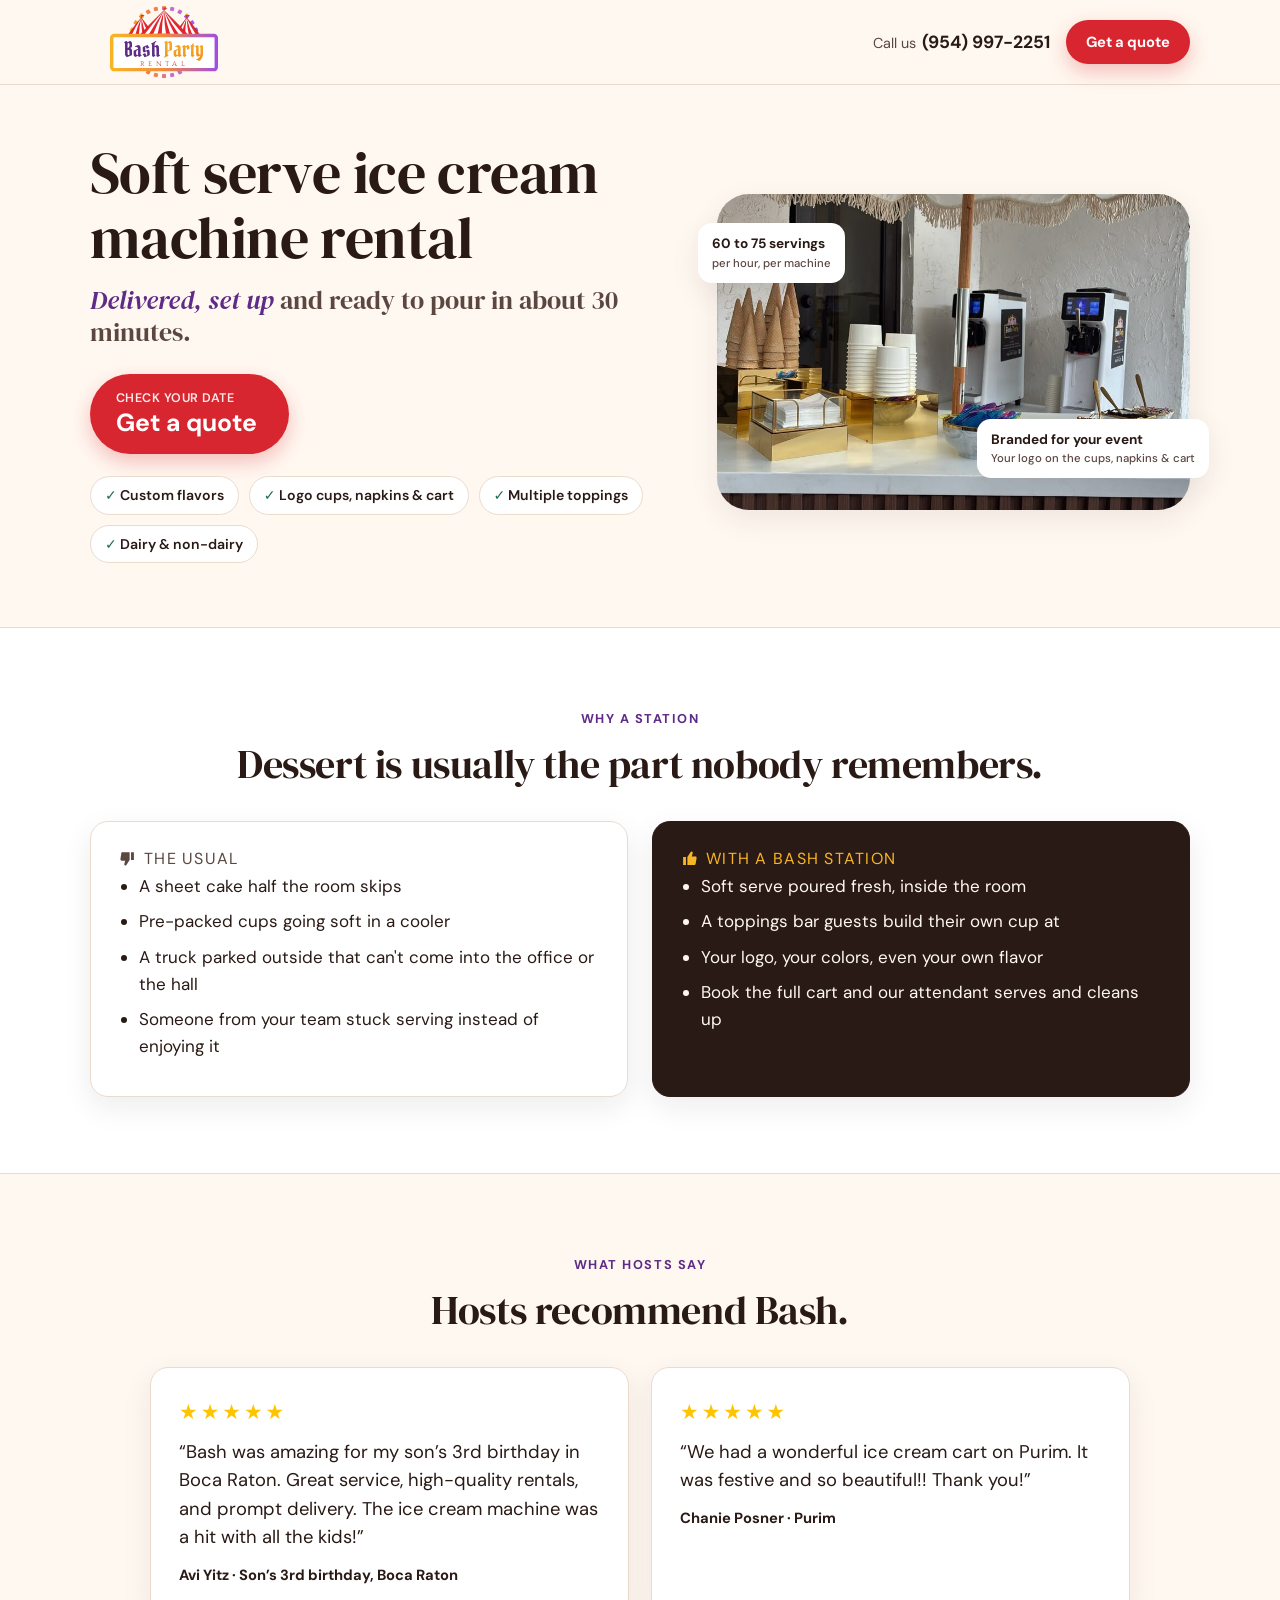
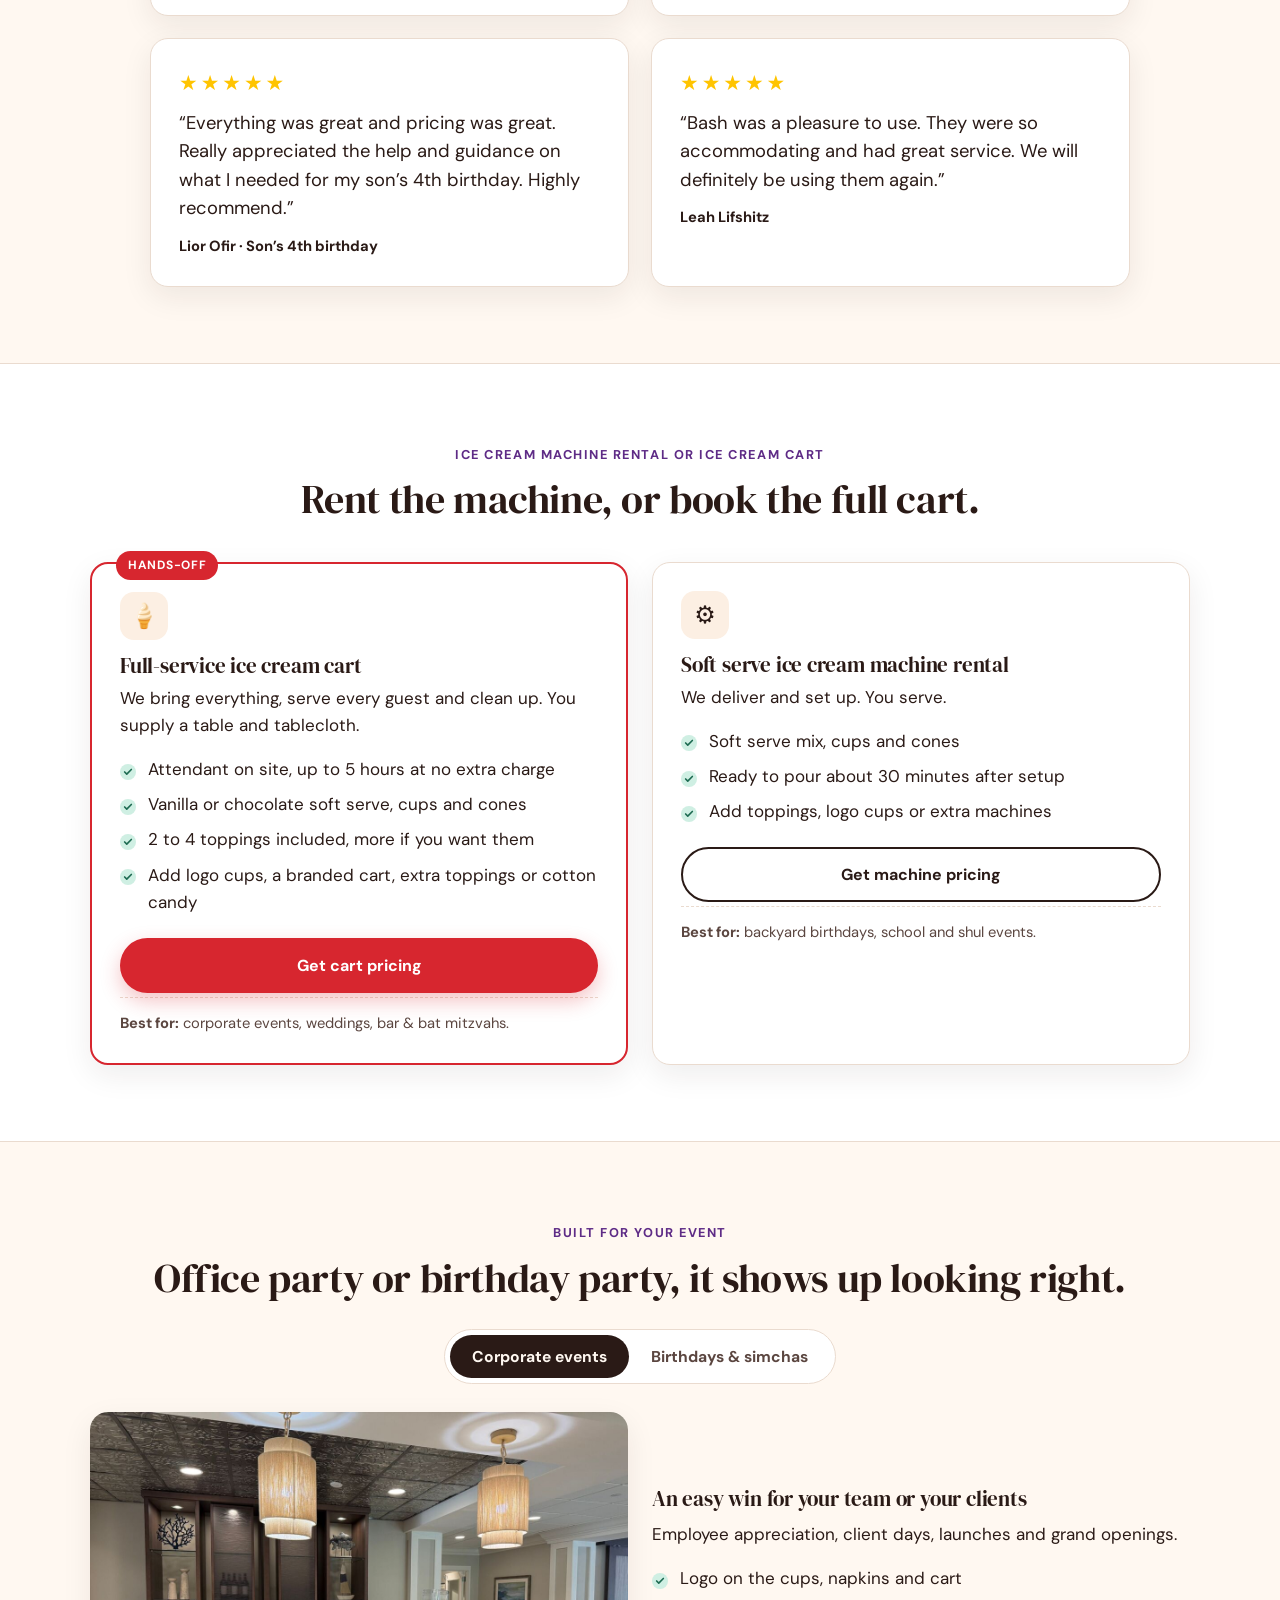
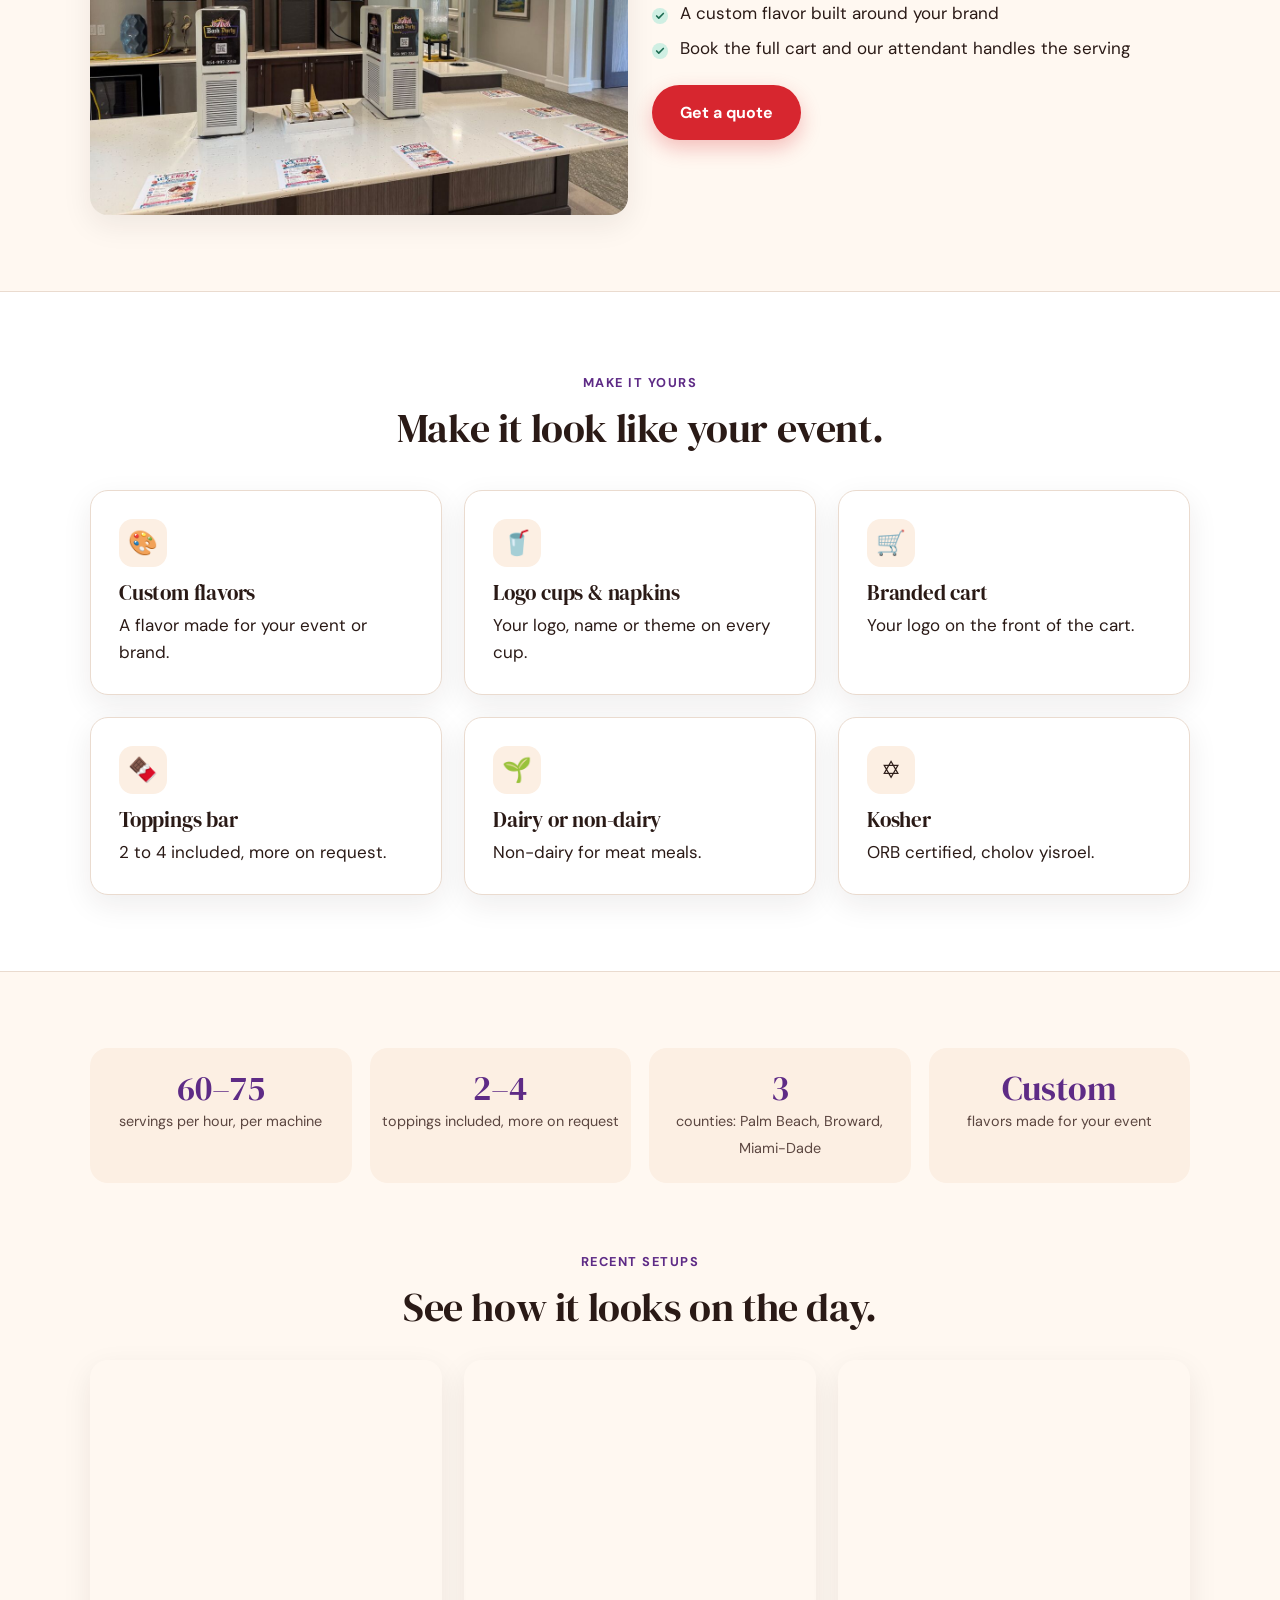
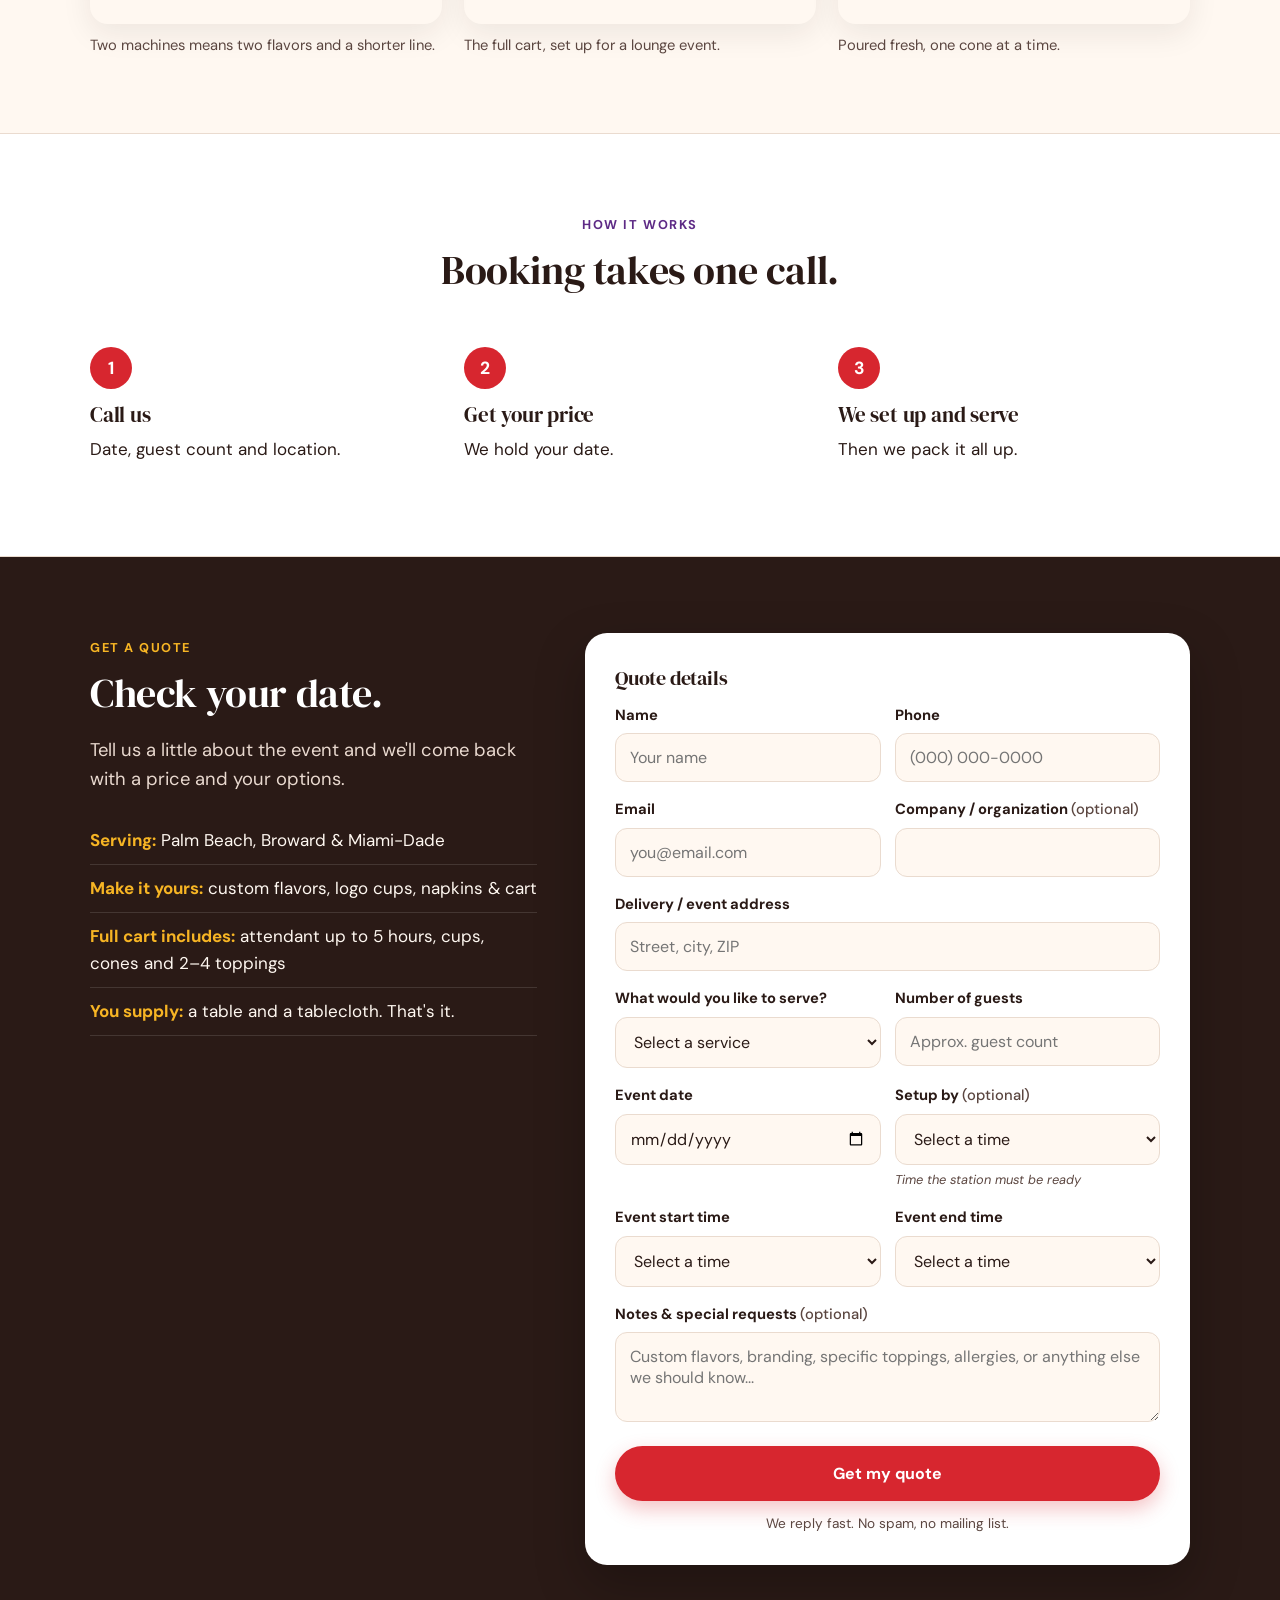
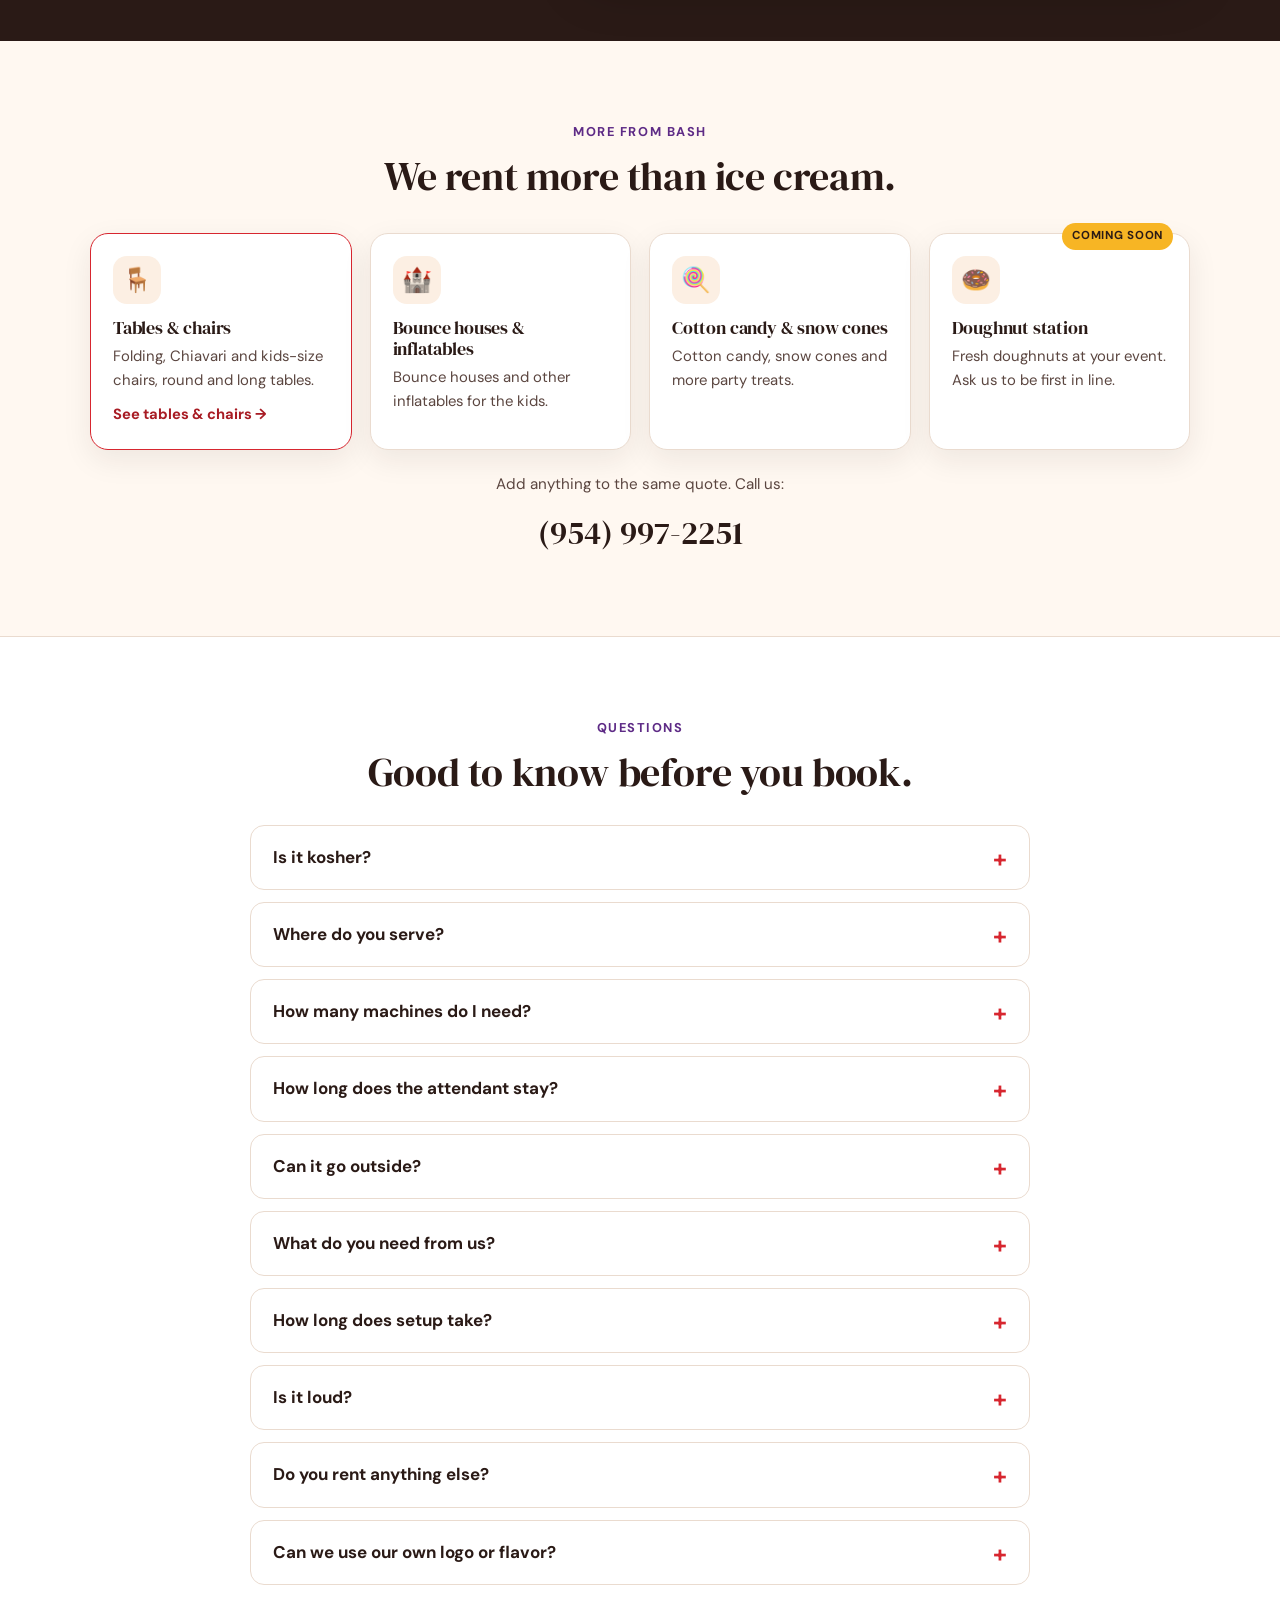
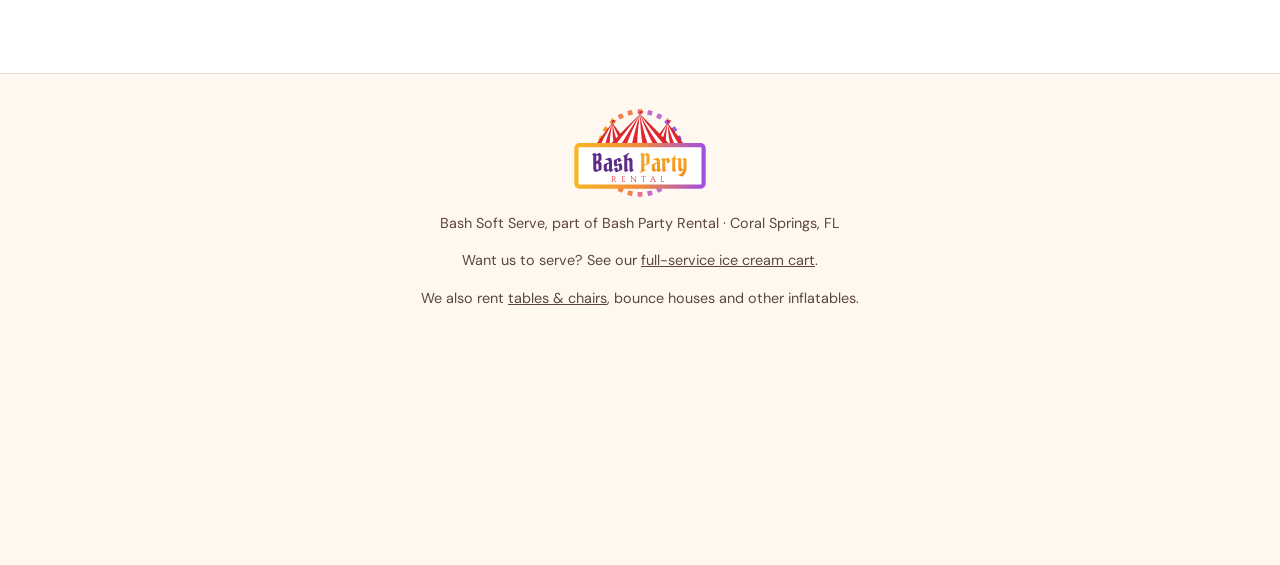
<file: index.html>
<!DOCTYPE html>
<html lang="en">
<head>
<meta charset="UTF-8">
<meta name="robots" content="noindex, nofollow">
<title>Bash Soft Serve</title>
<meta http-equiv="refresh" content="0; url=/soft-serve/">
<link rel="canonical" href="/soft-serve/">
</head>
<body><a href="/soft-serve/">Bash Soft Serve</a></body>
</html>
</file>
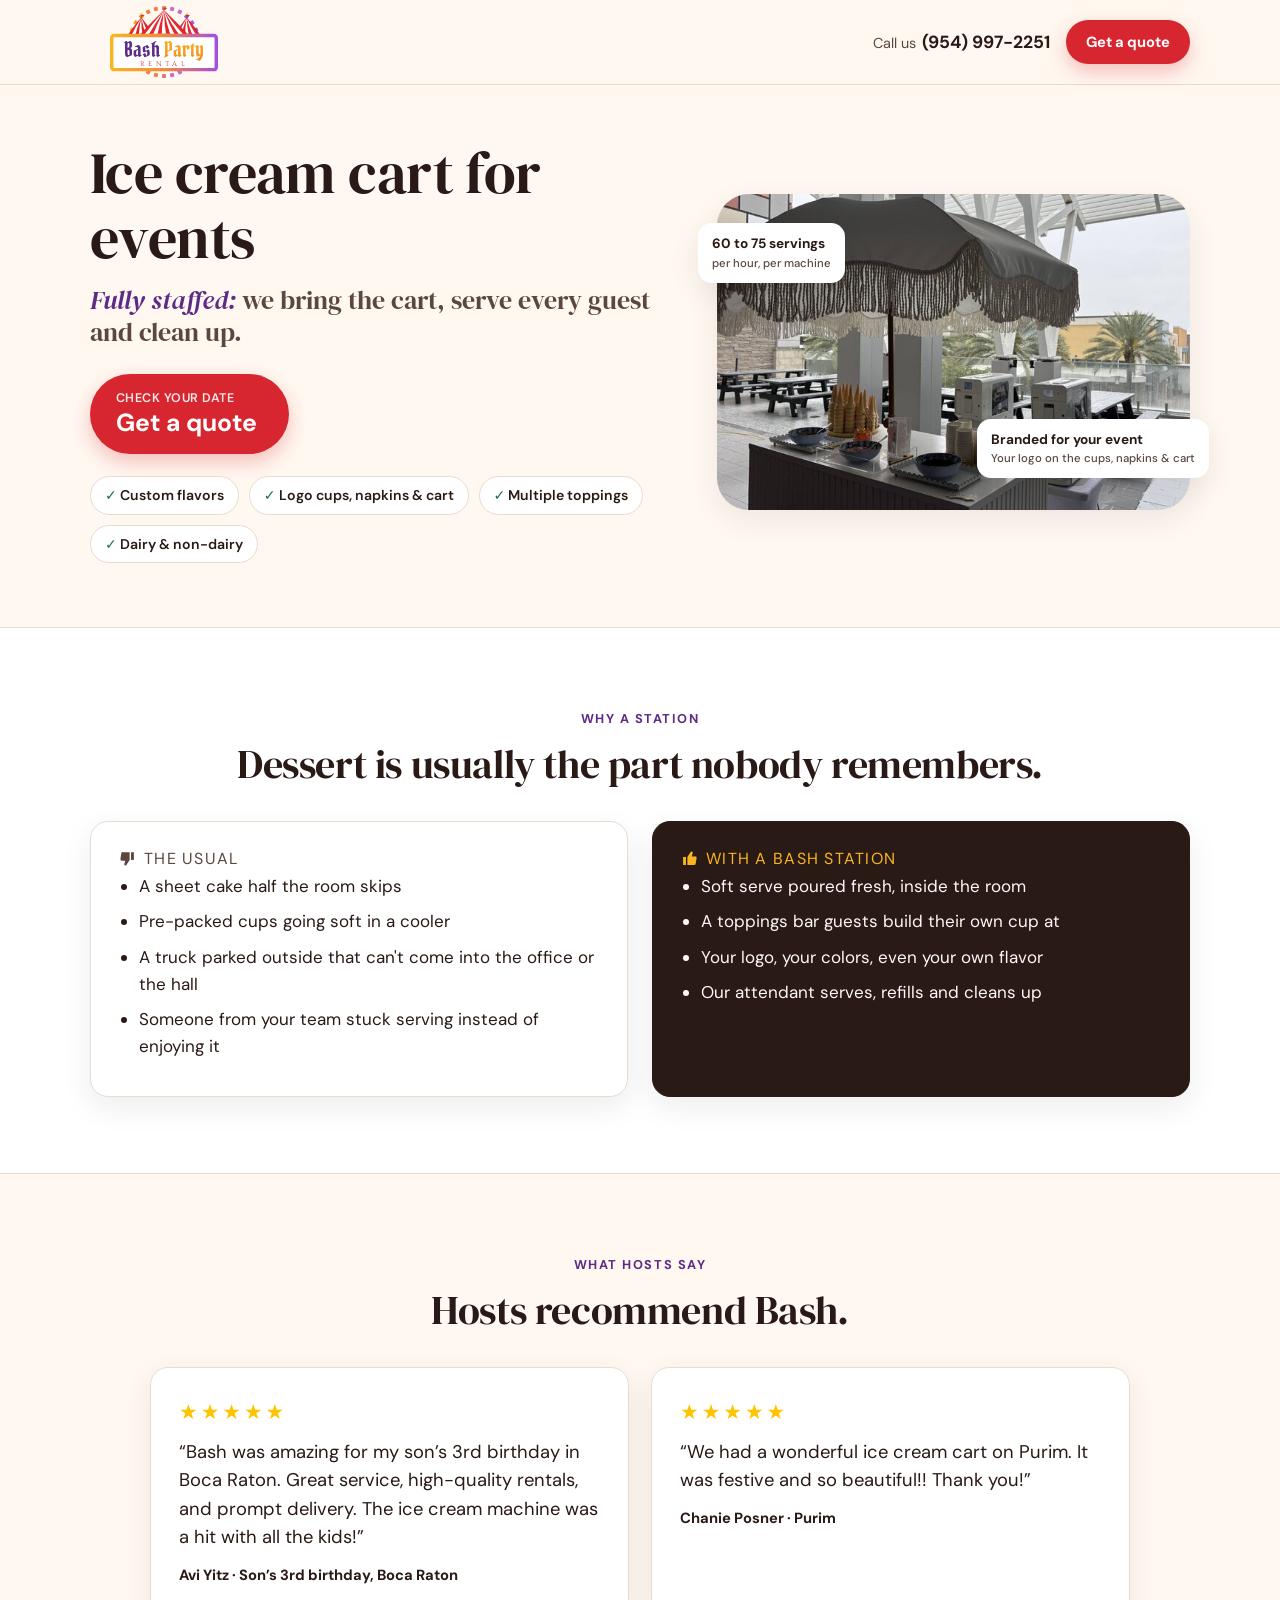
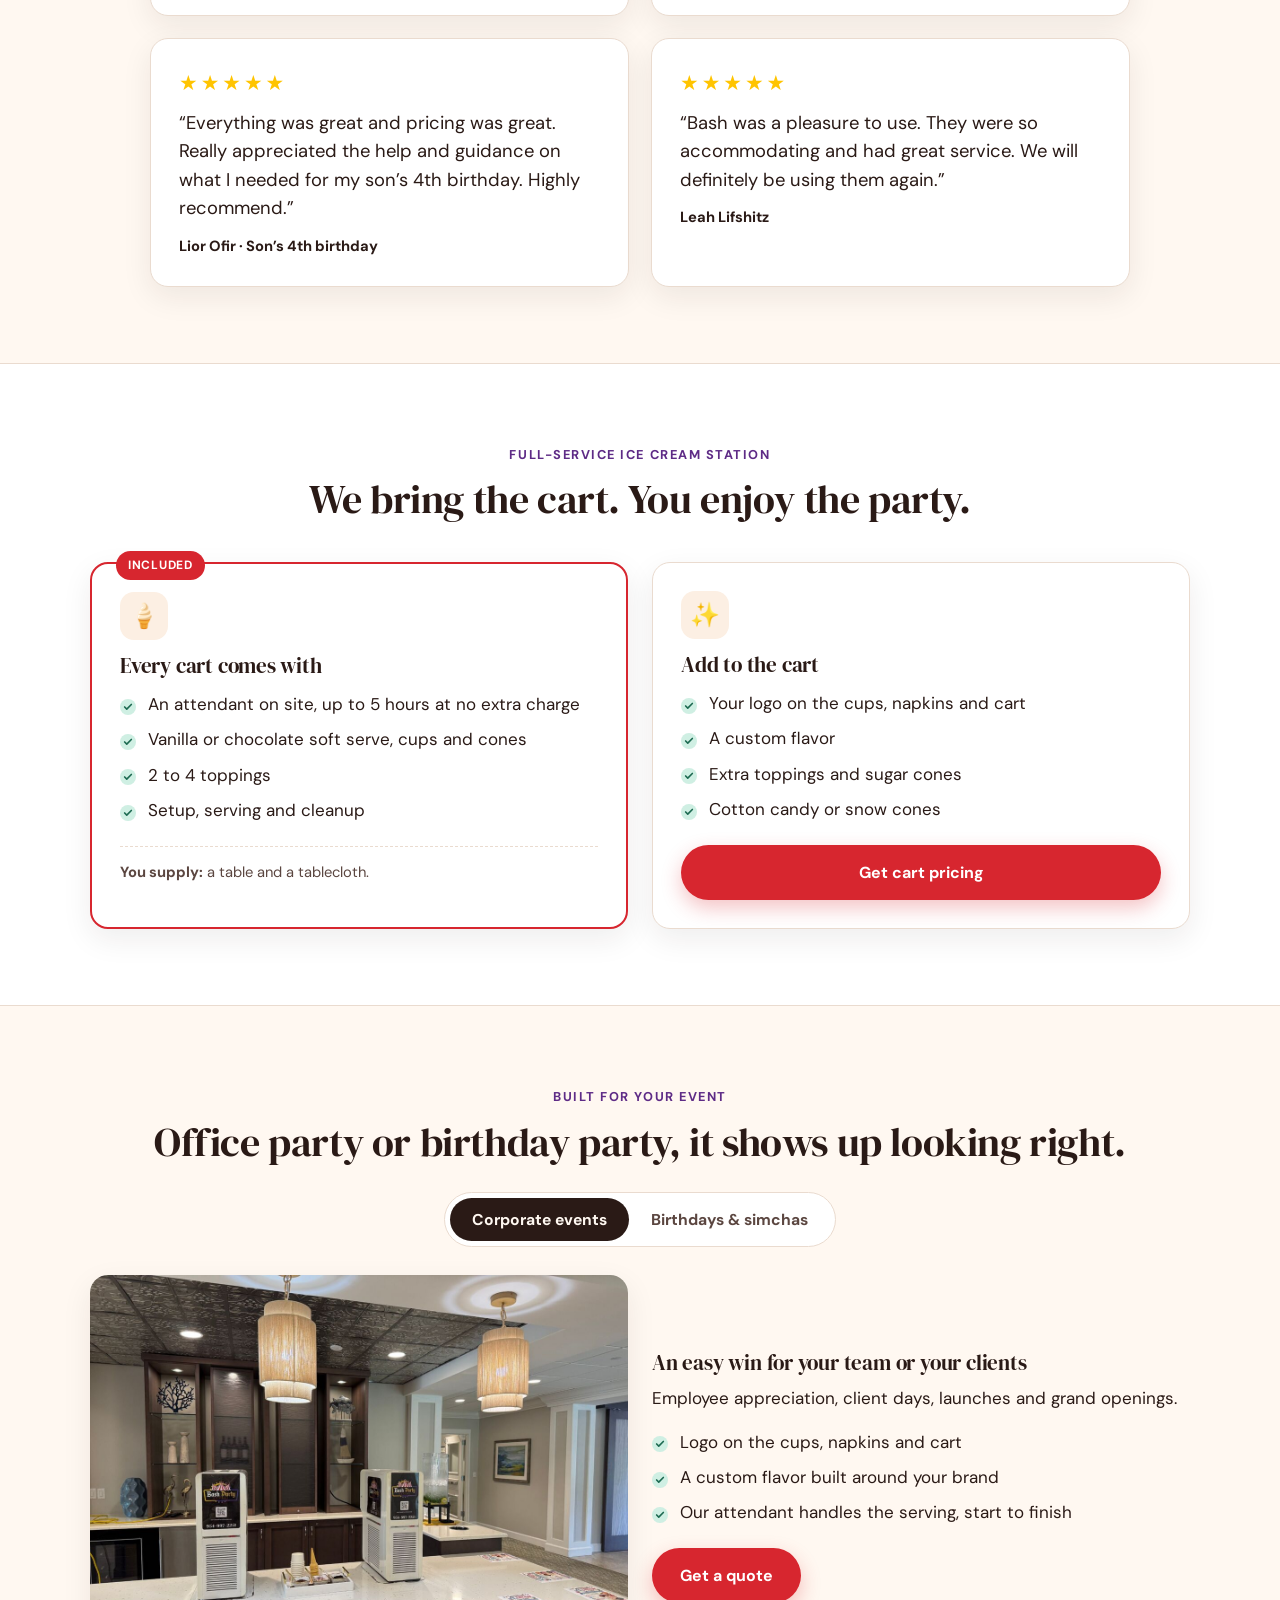
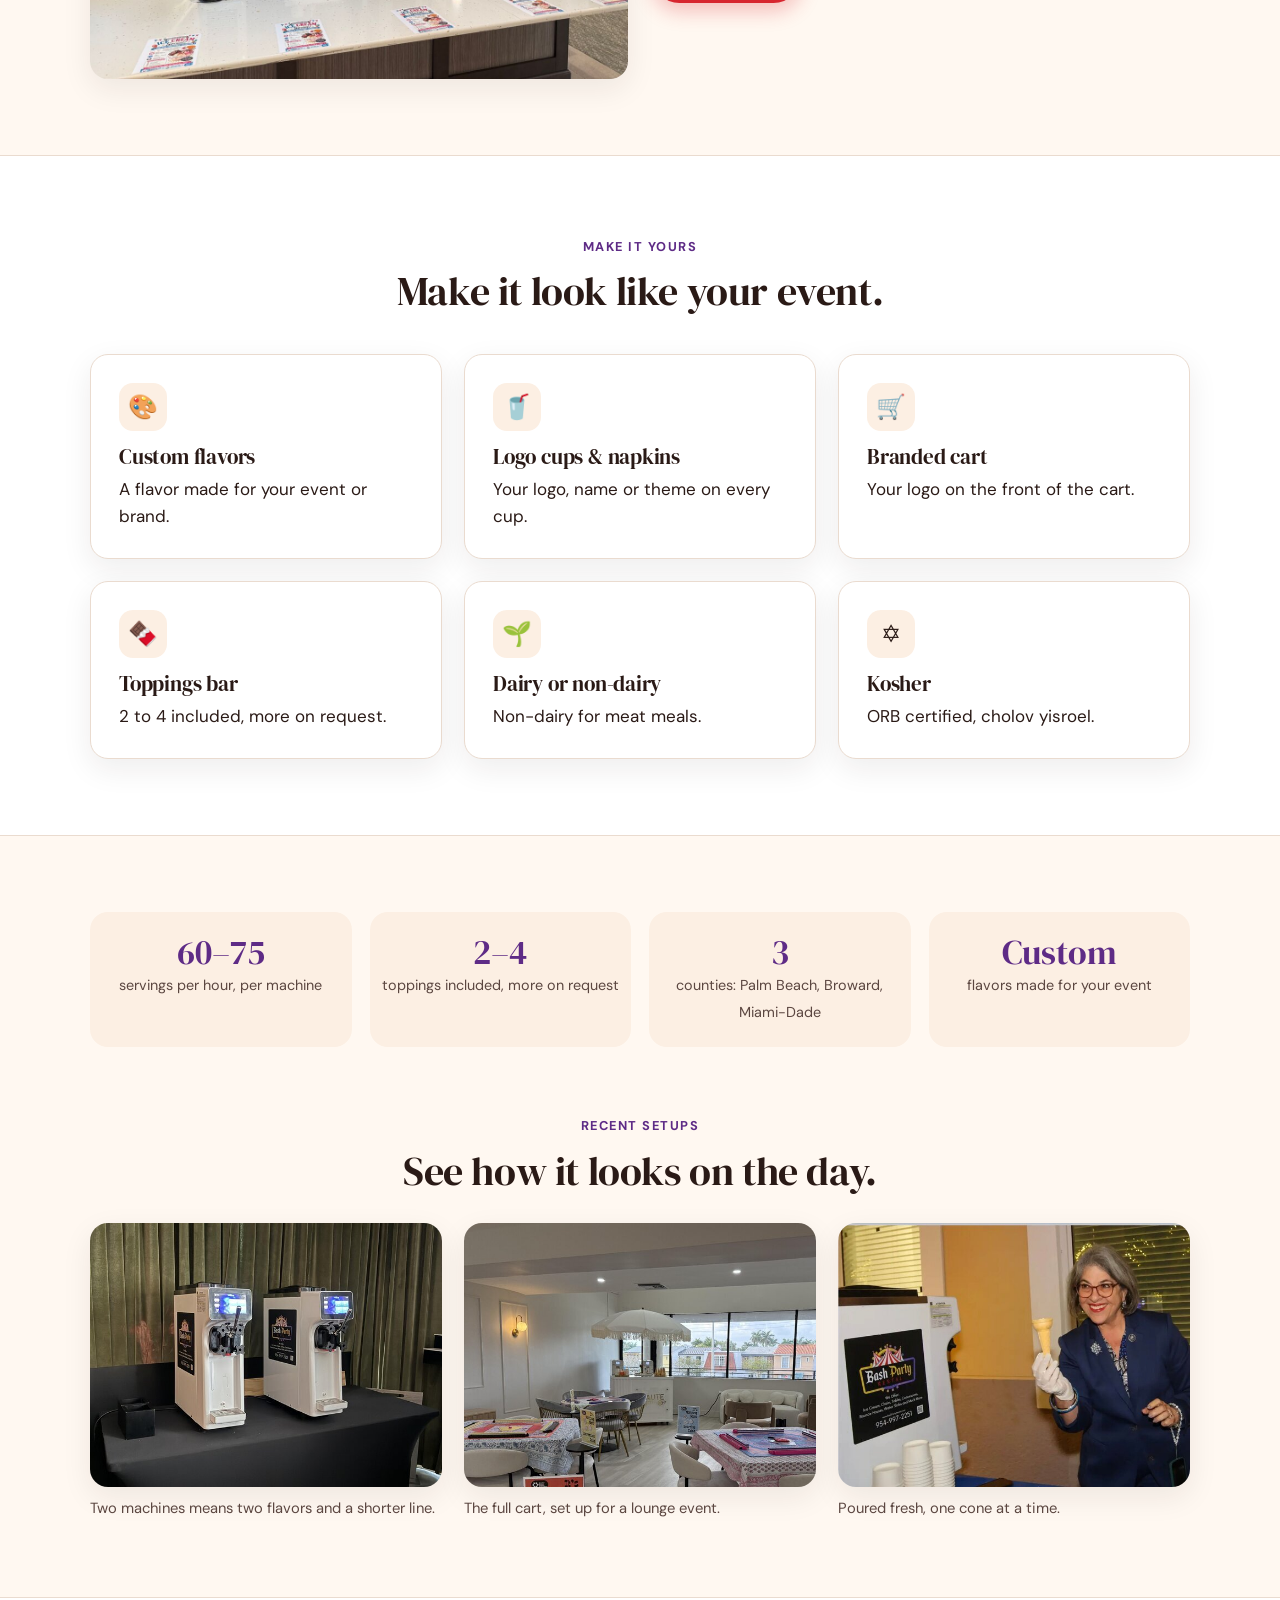
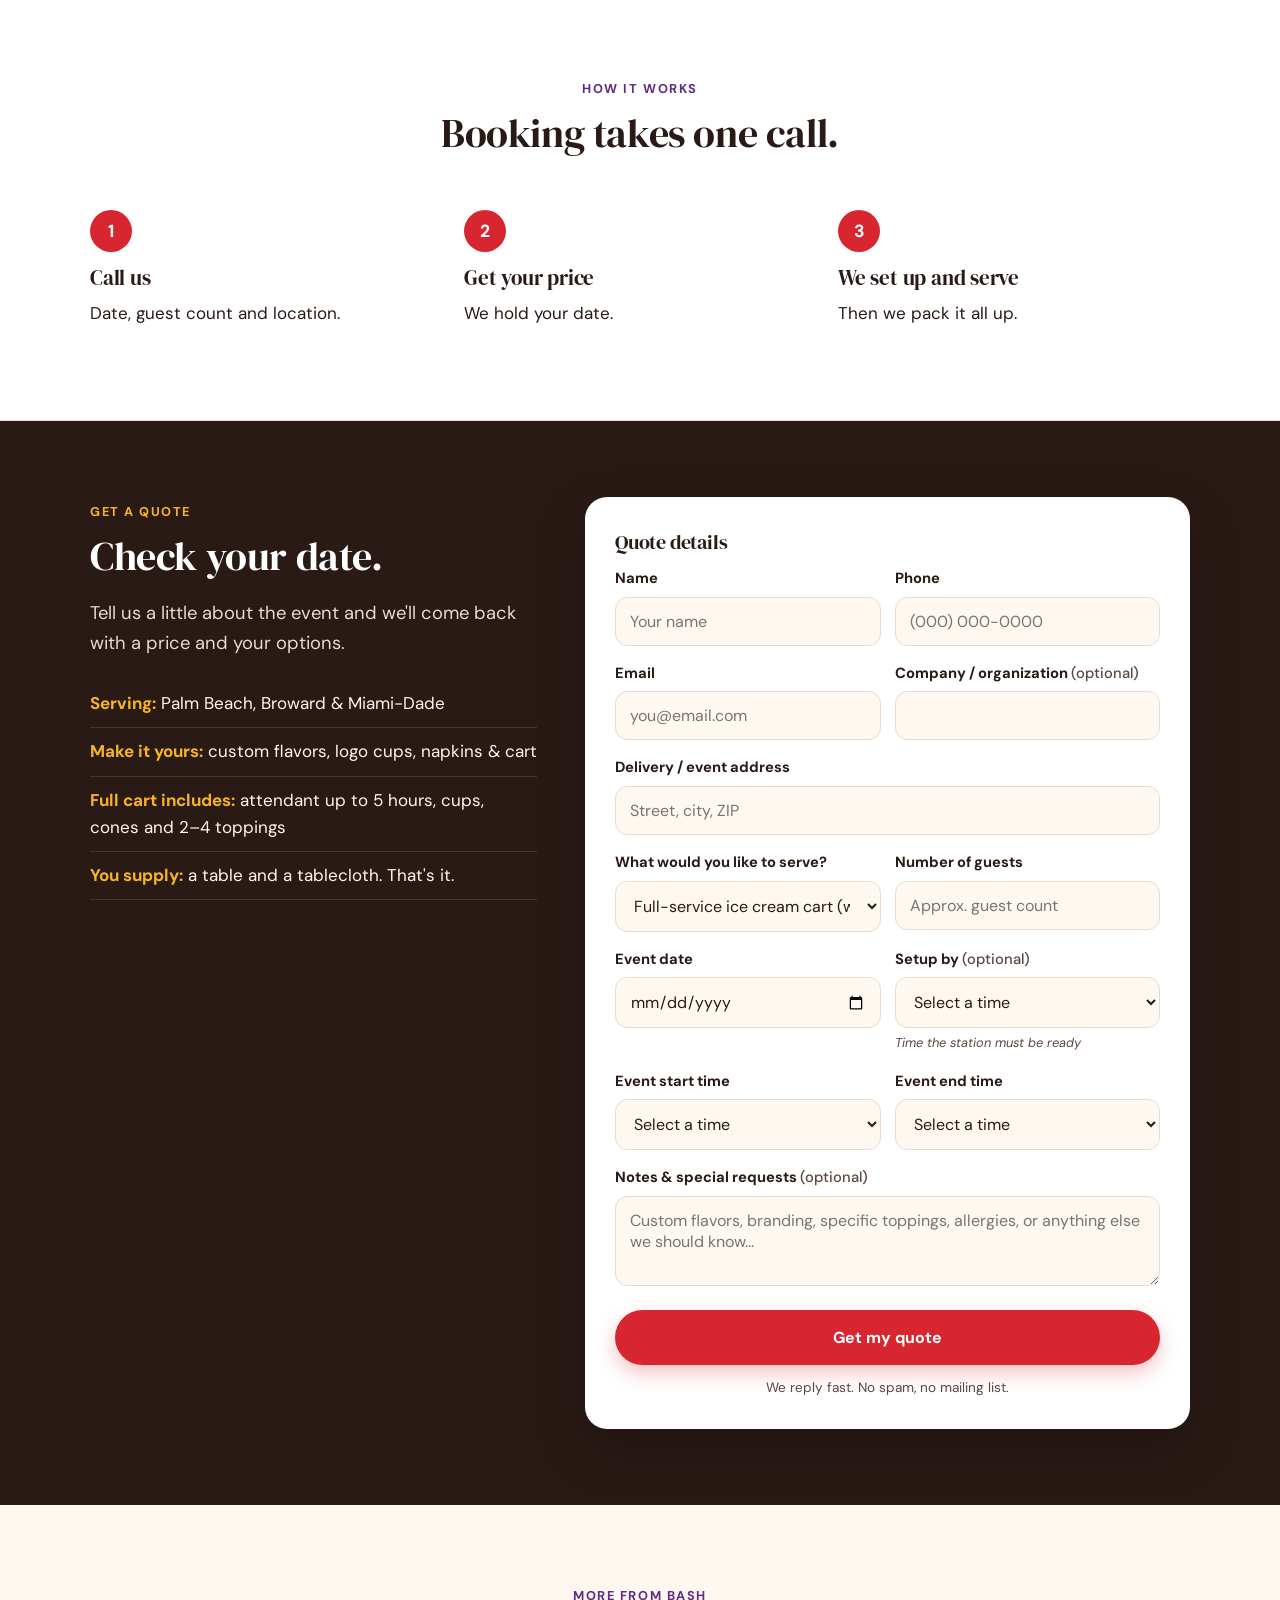
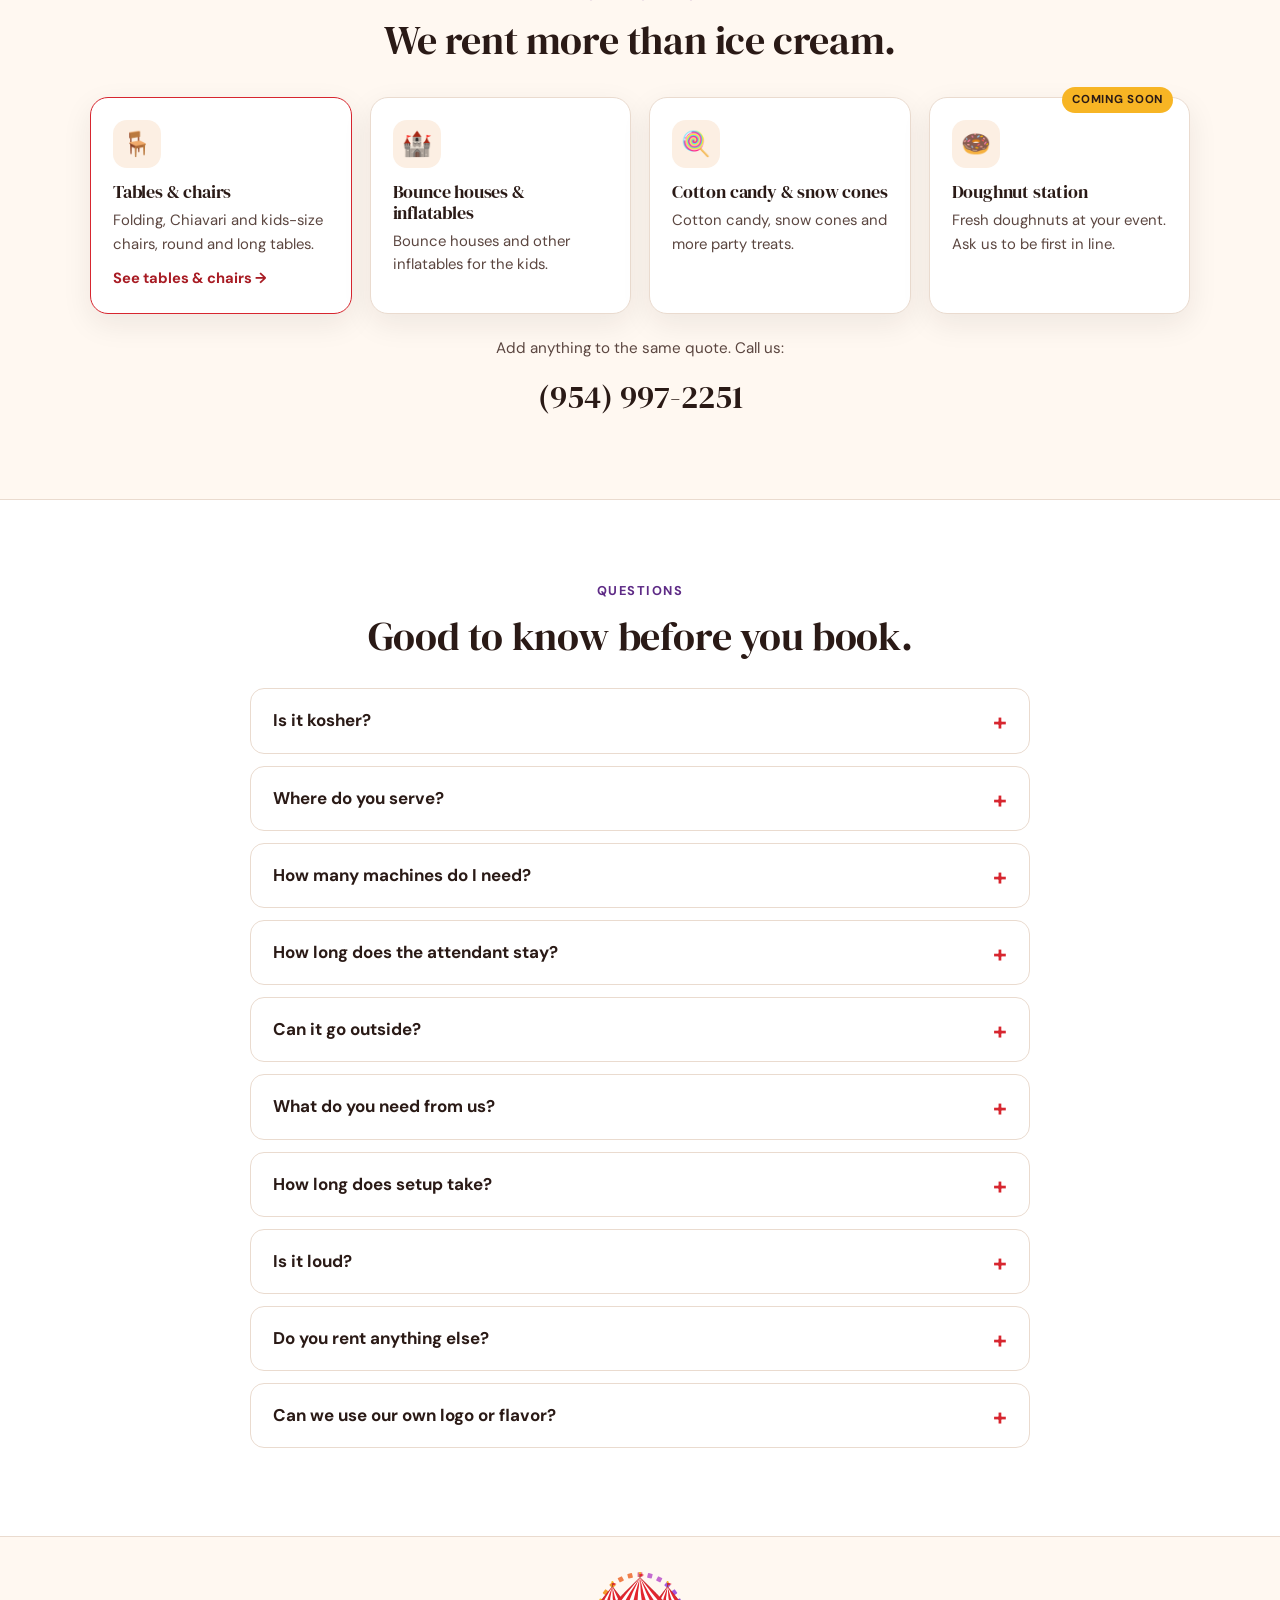
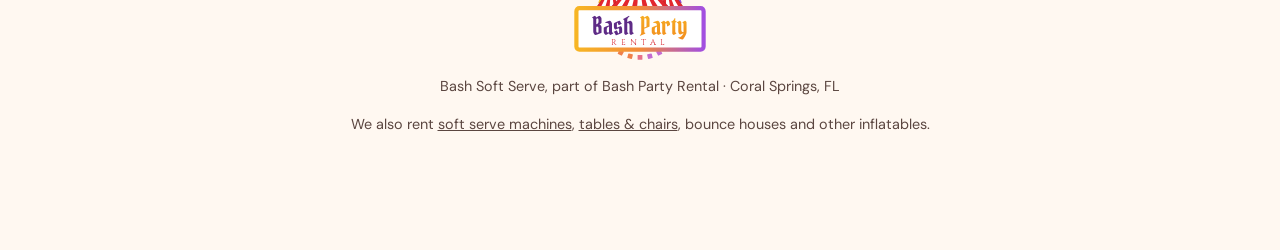
<file: ice-cream-cart/index.html>
<!DOCTYPE html>
<html lang="en">
<head>
<meta charset="UTF-8">
<meta name="viewport" content="width=device-width, initial-scale=1.0">
<title>Ice Cream Cart &amp; Station for Events | Bash Soft Serve</title>
<meta name="description" content="A full-service ice cream cart for corporate events and parties. We bring the cart, serve every guest and clean up. Custom flavors, toppings, and your logo on the cups, napkins and cart.">
<!-- Ads landing page: kept out of search so it doesn't compete with the main site. -->
<meta name="robots" content="noindex, nofollow">
<meta name="theme-color" content="#FFF8F1">
<link rel="icon" href="data:image/svg+xml,%3Csvg xmlns='http://www.w3.org/2000/svg' viewBox='0 0 64 64'%3E%3Cpath d='M20 30h24L32 60z' fill='%23F7B524'/%3E%3Cpath d='M18 30c0-6 4-9 8-9 0-7 4-12 6-15 2 3 6 8 6 15 4 0 8 3 8 9z' fill='%23D7262F'/%3E%3C/svg%3E">
<link rel="preconnect" href="https://fonts.googleapis.com">
<link rel="preconnect" href="https://fonts.gstatic.com" crossorigin>
<link rel="stylesheet" href="https://fonts.googleapis.com/css2?family=DM+Serif+Display:ital@0;1&family=DM+Sans:wght@400;500;600;700&family=Pirata+One&family=Cinzel:wght@500&display=swap">
<link rel="stylesheet" href="../bash.css?v=1">
<script src="../bash.js?v=1"></script>
</head>

<body data-page="cart">

<header class="topbar">
  <div class="wrap">
    <a class="brand" href="#top" aria-label="Bash Party Rental">
      <svg class="logo" viewBox="0 0 600 300" xmlns="http://www.w3.org/2000/svg" role="img" aria-label="Bash Party Rental">
<defs><linearGradient id="bashFrame" x1="0" x2="1" y1="0" y2="0"><stop offset="0" stop-color="#F7B524"/><stop offset=".5" stop-color="#F28A3A"/><stop offset="1" stop-color="#A24FE0"/></linearGradient>
<linearGradient id="bashGold" x1="0" x2="0" y1="0" y2="1"><stop offset="0" stop-color="#F7B524"/><stop offset="1" stop-color="#F28A1E"/></linearGradient></defs>
<rect x="292.0" y="4.0" width="16" height="16" rx="2" fill="#E8708A" transform="rotate(0.0 300.0 12.0)"/><rect x="325.0" y="8.0" width="16" height="16" rx="2" fill="#C46BD0" transform="rotate(13.8 333.0 16.0)"/><rect x="356.1" y="19.8" width="16" height="16" rx="2" fill="#C46BD0" transform="rotate(27.7 364.1 27.8)"/><rect x="383.5" y="38.7" width="16" height="16" rx="2" fill="#A55AE0" transform="rotate(41.5 391.5 46.7)"/><rect x="405.6" y="63.6" width="16" height="16" rx="2" fill="#A55AE0" transform="rotate(55.4 413.6 71.6)"/><rect x="421.0" y="93.1" width="16" height="16" rx="2" fill="#8E4FD8" transform="rotate(69.2 429.0 101.1)"/><rect x="429.0" y="125.4" width="16" height="16" rx="2" fill="#8E4FD8" transform="rotate(83.1 437.0 133.4)"/><rect x="429.0" y="158.6" width="16" height="16" rx="2" fill="#8E4FD8" transform="rotate(96.9 437.0 166.6)"/><rect x="421.0" y="190.9" width="16" height="16" rx="2" fill="#8E4FD8" transform="rotate(110.8 429.0 198.9)"/><rect x="405.6" y="220.4" width="16" height="16" rx="2" fill="#A55AE0" transform="rotate(124.6 413.6 228.4)"/><rect x="383.5" y="245.3" width="16" height="16" rx="2" fill="#A55AE0" transform="rotate(138.5 391.5 253.3)"/><rect x="356.1" y="264.2" width="16" height="16" rx="2" fill="#C46BD0" transform="rotate(152.3 364.1 272.2)"/><rect x="325.0" y="276.0" width="16" height="16" rx="2" fill="#C46BD0" transform="rotate(166.2 333.0 284.0)"/><rect x="292.0" y="280.0" width="16" height="16" rx="2" fill="#E8708A" transform="rotate(180.0 300.0 288.0)"/><rect x="259.0" y="276.0" width="16" height="16" rx="2" fill="#F07F4A" transform="rotate(193.8 267.0 284.0)"/><rect x="227.9" y="264.2" width="16" height="16" rx="2" fill="#F07F4A" transform="rotate(207.7 235.9 272.2)"/><rect x="200.5" y="245.3" width="16" height="16" rx="2" fill="#F49A2C" transform="rotate(221.5 208.5 253.3)"/><rect x="178.4" y="220.4" width="16" height="16" rx="2" fill="#F49A2C" transform="rotate(235.4 186.4 228.4)"/><rect x="163.0" y="190.9" width="16" height="16" rx="2" fill="#F7B524" transform="rotate(249.2 171.0 198.9)"/><rect x="155.0" y="158.6" width="16" height="16" rx="2" fill="#F7B524" transform="rotate(263.1 163.0 166.6)"/><rect x="155.0" y="125.4" width="16" height="16" rx="2" fill="#F7B524" transform="rotate(276.9 163.0 133.4)"/><rect x="163.0" y="93.1" width="16" height="16" rx="2" fill="#F7B524" transform="rotate(290.8 171.0 101.1)"/><rect x="178.4" y="63.6" width="16" height="16" rx="2" fill="#F49A2C" transform="rotate(304.6 186.4 71.6)"/><rect x="200.5" y="38.7" width="16" height="16" rx="2" fill="#F49A2C" transform="rotate(318.5 208.5 46.7)"/><rect x="227.9" y="19.8" width="16" height="16" rx="2" fill="#F07F4A" transform="rotate(332.3 235.9 27.8)"/><rect x="259.0" y="8.0" width="16" height="16" rx="2" fill="#F07F4A" transform="rotate(346.2 267.0 16.0)"/>
<path d="M208,52 Q175.0,90.0 150.0,128 L166.0,128 Q191.0,90.0 208,52Z" fill="#E3262E"/><path d="M208,52 Q183.0,90.0 166.0,128 L182.0,128 Q199.0,90.0 208,52Z" fill="#FFFFFF"/><path d="M208,52 Q191.0,90.0 182.0,128 L198.0,128 Q207.0,90.0 208,52Z" fill="#E3262E"/><path d="M208,52 Q199.0,90.0 198.0,128 L214.0,128 Q215.0,90.0 208,52Z" fill="#FFFFFF"/><path d="M208,52 Q207.0,90.0 214.0,128 L230.0,128 Q223.0,90.0 208,52Z" fill="#E3262E"/><path d="M208,52 Q215.0,90.0 230.0,128 L246.0,128 Q231.0,90.0 208,52Z" fill="#FFFFFF"/><path d="M208,52 Q223.0,90.0 246.0,128 L262.0,128 Q239.0,90.0 208,52Z" fill="#E3262E"/><path d="M208,52 Q175.0,90.0 150,128 L262,128 Q239.0,90.0 208,52Z" fill="none" stroke="#B51D24" stroke-width="2"/><line x1="208" y1="52" x2="208" y2="38" stroke="#7A4A1E" stroke-width="3"/><path d="M208,38 l14,5 l-14,5z" fill="#E3262E"/><circle cx="208" cy="37" r="3.5" fill="#F7B524"/><path d="M392,52 Q361.0,90.0 338.0,128 L354.0,128 Q377.0,90.0 392,52Z" fill="#E3262E"/><path d="M392,52 Q369.0,90.0 354.0,128 L370.0,128 Q385.0,90.0 392,52Z" fill="#FFFFFF"/><path d="M392,52 Q377.0,90.0 370.0,128 L386.0,128 Q393.0,90.0 392,52Z" fill="#E3262E"/><path d="M392,52 Q385.0,90.0 386.0,128 L402.0,128 Q401.0,90.0 392,52Z" fill="#FFFFFF"/><path d="M392,52 Q393.0,90.0 402.0,128 L418.0,128 Q409.0,90.0 392,52Z" fill="#E3262E"/><path d="M392,52 Q401.0,90.0 418.0,128 L434.0,128 Q417.0,90.0 392,52Z" fill="#FFFFFF"/><path d="M392,52 Q409.0,90.0 434.0,128 L450.0,128 Q425.0,90.0 392,52Z" fill="#E3262E"/><path d="M392,52 Q361.0,90.0 338,128 L450,128 Q425.0,90.0 392,52Z" fill="none" stroke="#B51D24" stroke-width="2"/><line x1="392" y1="52" x2="392" y2="38" stroke="#7A4A1E" stroke-width="3"/><path d="M392,38 l14,5 l-14,5z" fill="#E3262E"/><circle cx="392" cy="37" r="3.5" fill="#F7B524"/><path d="M300,22 Q244.0,75.0 196.0,128 L214.9,128 Q261.45454545454544,75.0 300,22Z" fill="#E3262E"/><path d="M300,22 Q253.45454545454544,75.0 214.9,128 L233.8,128 Q270.9090909090909,75.0 300,22Z" fill="#FFFFFF"/><path d="M300,22 Q262.9090909090909,75.0 233.8,128 L252.7,128 Q280.3636363636364,75.0 300,22Z" fill="#E3262E"/><path d="M300,22 Q272.3636363636364,75.0 252.7,128 L271.6,128 Q289.8181818181818,75.0 300,22Z" fill="#FFFFFF"/><path d="M300,22 Q281.8181818181818,75.0 271.6,128 L290.5,128 Q299.27272727272725,75.0 300,22Z" fill="#E3262E"/><path d="M300,22 Q291.27272727272725,75.0 290.5,128 L309.5,128 Q308.72727272727275,75.0 300,22Z" fill="#FFFFFF"/><path d="M300,22 Q300.72727272727275,75.0 309.5,128 L328.4,128 Q318.1818181818182,75.0 300,22Z" fill="#E3262E"/><path d="M300,22 Q310.1818181818182,75.0 328.4,128 L347.3,128 Q327.6363636363636,75.0 300,22Z" fill="#FFFFFF"/><path d="M300,22 Q319.6363636363636,75.0 347.3,128 L366.2,128 Q337.0909090909091,75.0 300,22Z" fill="#E3262E"/><path d="M300,22 Q329.0909090909091,75.0 366.2,128 L385.1,128 Q346.54545454545456,75.0 300,22Z" fill="#FFFFFF"/><path d="M300,22 Q338.54545454545456,75.0 385.1,128 L404.0,128 Q356.0,75.0 300,22Z" fill="#E3262E"/><path d="M300,22 Q244.0,75.0 196,128 L404,128 Q356.0,75.0 300,22Z" fill="none" stroke="#B51D24" stroke-width="2"/><line x1="300" y1="22" x2="300" y2="8" stroke="#7A4A1E" stroke-width="3"/><path d="M300,8 l14,5 l-14,5z" fill="#E3262E"/><circle cx="300" cy="7" r="3.5" fill="#F7B524"/><path d="M150,128 Q300,104 450,128 L450,134 L150,134Z" fill="#9AA0A6"/>
<rect x="88" y="124" width="424" height="138" rx="10" fill="#FFFFFF" stroke="url(#bashFrame)" stroke-width="14"/>
<text x="300" y="212" text-anchor="middle" font-family="'Pirata One', 'UnifrakturMaguntia', Georgia, serif" font-size="84"><tspan fill="#5E2B86">Bash</tspan><tspan fill="url(#bashGold)" dx="18">Party</tspan></text>
<text x="300" y="248" text-anchor="middle" font-family="'Cinzel', Georgia, serif" font-size="28" letter-spacing="14" fill="#D7262F">RENTAL</text>
</svg>
    </a>
    <div class="topbar-actions">
      <a class="mobile-only btn btn-primary btn-sm btn-call" data-phone href="tel:+19549972251"><svg class="ic" viewBox="0 0 24 24" aria-hidden="true"><path d="M22 16.9v3a2 2 0 0 1-2.2 2 19.8 19.8 0 0 1-8.6-3.1 19.5 19.5 0 0 1-6-6A19.8 19.8 0 0 1 2.1 4.2 2 2 0 0 1 4.1 2h3a2 2 0 0 1 2 1.7c.1 1 .4 1.9.7 2.8a2 2 0 0 1-.5 2.1L8 9.9a16 16 0 0 0 6 6l1.3-1.3a2 2 0 0 1 2.1-.4c.9.3 1.8.6 2.8.7a2 2 0 0 1 1.7 2z" fill="currentColor"/></svg> <span class="num">(954) 997-2251</span></a>
      <span class="desk-only header-phone">Call us <span class="num">(954) 997-2251</span></span>
      <a class="desk-only btn btn-primary btn-sm" href="#quote">Get a quote</a>
    </div>
  </div>
</header>

<main id="top">

  <!-- HERO -->
  <section class="hero">
    <div class="wrap hero-grid">
      <div class="hero-text">
        <h1 data-kw>Ice cream cart for events</h1>
        <p class="hero-sub"><em>Fully staffed:</em> we bring the cart, serve every guest and clean up.</p>
        <div class="hero-call">
          <a class="mobile-only btn btn-primary btn-call btn-xl" data-phone href="tel:+19549972251"><svg class="ic" viewBox="0 0 24 24" aria-hidden="true"><path d="M22 16.9v3a2 2 0 0 1-2.2 2 19.8 19.8 0 0 1-8.6-3.1 19.5 19.5 0 0 1-6-6A19.8 19.8 0 0 1 2.1 4.2 2 2 0 0 1 4.1 2h3a2 2 0 0 1 2 1.7c.1 1 .4 1.9.7 2.8a2 2 0 0 1-.5 2.1L8 9.9a16 16 0 0 0 6 6l1.3-1.3a2 2 0 0 1 2.1-.4c.9.3 1.8.6 2.8.7a2 2 0 0 1 1.7 2z" fill="currentColor"/></svg><span><small>Call to check your date</small><span class="num">(954) 997-2251</span></span></a>
          <a class="desk-only btn btn-primary btn-xl" href="#quote"><span><small>Check your date</small>Get a quote</span></a>
        </div>
        <p class="price-note"><span data-min-wrap>Full-service carts from <strong data-min="softServeStationFrom"></strong>. </span></p>
        <ul class="trust-row">
          <li>Custom flavors</li>
          <li>Logo cups, napkins &amp; cart</li>
          <li>Multiple toppings</li>
          <li>Dairy &amp; non-dairy</li>
        </ul>
      </div>
      <div class="hero-art hero-photo">
        <img src="../images/cart-umbrella-patio.jpg" alt="Bash ice cream cart with a fringed umbrella, two soft serve machines, cones, cups and toppings, set up on a covered patio" width="640" height="480" style="object-position:50% 70%" fetchpriority="high">
        <div class="tag tag-a">60 to 75 servings<small>per hour, per machine</small></div>
        <div class="tag tag-b">Branded for your event<small>Your logo on the cups, napkins &amp; cart</small></div>
      </div>
    </div>
  </section>

  <!-- BEFORE / AFTER -->
  <section class="section section-alt">
    <div class="wrap">
      <div class="center">
        <span class="eyebrow">Why a station</span>
        <h2>Dessert is usually the part nobody remembers.</h2>
      </div>
      <div class="contrast" style="margin-top:34px">
        <div class="card before">
          <h3><span class="thumb thumb-down"><svg viewBox="0 0 24 24" aria-hidden="true"><path d="M17 14V3h4v11h-4zm-2-11v11l-4.6 7.2c-.5.8-1.6 1-2.3.4-.6-.4-.8-1.2-.6-1.9L8.7 15H4a2 2 0 0 1-2-2.3l1.3-8A2 2 0 0 1 5.3 3H15z" fill="currentColor"/></svg></span>The usual</h3>
          <ul>
            <li>A sheet cake half the room skips</li>
            <li>Pre-packed cups going soft in a cooler</li>
            <li>A truck parked outside that can't come into the office or the hall</li>
            <li>Someone from your team stuck serving instead of enjoying it</li>
          </ul>
        </div>
        <div class="card after">
          <h3><span class="thumb thumb-up"><svg viewBox="0 0 24 24" aria-hidden="true"><path d="M7 10v11H3V10h4zm2 11V10l4.6-7.2c.5-.8 1.6-1 2.3-.4.6.4.8 1.2.6 1.9L15.3 9H20a2 2 0 0 1 2 2.3l-1.3 8A2 2 0 0 1 18.7 21H9z" fill="currentColor"/></svg></span>With a Bash station</h3>
          <ul>
            <li>Soft serve poured fresh, inside the room</li>
            <li>A toppings bar guests build their own cup at</li>
            <li>Your logo, your colors, even your own flavor</li>
            <li>Our attendant serves, refills and cleans up</li>
          </ul>
        </div>
      </div>
    </div>
  </section>

  <!-- REVIEWS: real reviews only, with name/company and event type -->
  <section class="section">
    <div class="wrap">
      <div class="center">
        <span class="eyebrow">What hosts say</span>
        <h2>Hosts recommend Bash.</h2>
      </div>
      <!-- Real reviews only. Add more cards here as they come in. -->
      <div class="reviews reviews-2" style="margin-top:34px">
        <blockquote class="card review review-feature">
          <div class="stars" aria-label="5 out of 5 stars">★★★★★</div>
          <p>&ldquo;Bash was amazing for my son&rsquo;s 3rd birthday in Boca Raton. Great service, high-quality rentals, and prompt delivery. The ice cream machine was a hit with all the kids!&rdquo;</p>
          <cite>Avi Yitz · Son&rsquo;s 3rd birthday, Boca Raton</cite>
        </blockquote>
        <blockquote class="card review review-feature">
          <div class="stars" aria-label="5 out of 5 stars">★★★★★</div>
          <p>&ldquo;We had a wonderful ice cream cart on Purim. It was festive and so beautiful!! Thank you!&rdquo;</p>
          <cite>Chanie Posner · Purim</cite>
        </blockquote>
        <blockquote class="card review review-feature">
          <div class="stars" aria-label="5 out of 5 stars">★★★★★</div>
          <p>&ldquo;Everything was great and pricing was great. Really appreciated the help and guidance on what I needed for my son&rsquo;s 4th birthday. Highly recommend.&rdquo;</p>
          <cite>Lior Ofir · Son&rsquo;s 4th birthday</cite>
        </blockquote>
        <blockquote class="card review review-feature">
          <div class="stars" aria-label="5 out of 5 stars">★★★★★</div>
          <p>&ldquo;Bash was a pleasure to use. They were so accommodating and had great service. We will definitely be using them again.&rdquo;</p>
          <cite>Leah Lifshitz</cite>
        </blockquote>
      </div>
    </div>
  </section>

  <!-- WHAT'S INCLUDED -->
  <section class="section section-alt" id="options">
    <div class="wrap">
      <div class="center">
        <span class="eyebrow">Full-service ice cream station</span>
        <h2>We bring the cart. You enjoy the party.</h2>
      </div>
      <div class="grid-2" style="margin-top:40px">
        <div class="card card-feature">
          <span class="badge">Included</span>
          <div class="icon-dot" aria-hidden="true">🍦</div>
          <h3>Every cart comes with</h3>
          <ul class="checks">
            <li>An attendant on site, up to 5 hours at no extra charge</li>
            <li>Vanilla or chocolate soft serve, cups and cones</li>
            <li>2 to 4 toppings</li>
            <li>Setup, serving and cleanup</li>
          </ul>
          <p class="best-for"><strong>You supply:</strong> a table and a tablecloth.</p>
        </div>
        <div class="card">
          <div class="icon-dot" aria-hidden="true">✨</div>
          <h3>Add to the cart</h3>
          <ul class="checks">
            <li>Your logo on the cups, napkins and cart</li>
            <li>A custom flavor</li>
            <li>Extra toppings and sugar cones</li>
            <li>Cotton candy or snow cones</li>
          </ul>
          <a data-desk-label="Get cart pricing" class="btn btn-primary btn-block btn-call" href="tel:+19549972251"><svg class="ic" viewBox="0 0 24 24" aria-hidden="true"><path d="M22 16.9v3a2 2 0 0 1-2.2 2 19.8 19.8 0 0 1-8.6-3.1 19.5 19.5 0 0 1-6-6A19.8 19.8 0 0 1 2.1 4.2 2 2 0 0 1 4.1 2h3a2 2 0 0 1 2 1.7c.1 1 .4 1.9.7 2.8a2 2 0 0 1-.5 2.1L8 9.9a16 16 0 0 0 6 6l1.3-1.3a2 2 0 0 1 2.1-.4c.9.3 1.8.6 2.8.7a2 2 0 0 1 1.7 2z" fill="currentColor"/></svg> Call to price the cart</a>
        </div>
      </div>
    </div>
  </section>

  <!-- CORPORATE vs PERSONAL -->
  <section class="section" id="events">
    <div class="wrap">
      <div class="center">
        <span class="eyebrow">Built for your event</span>
        <h2>Office party or birthday party, it shows up looking right.</h2>
        <div class="split-tabs" role="tablist" aria-label="Event type">
          <button type="button" role="tab" id="tab-corp" aria-controls="panel-corp" aria-selected="true" data-event-type="Corporate event">Corporate events</button>
          <button type="button" role="tab" id="tab-pers" aria-controls="panel-pers" aria-selected="false" data-event-type="Birthday party">Birthdays &amp; simchas</button>
        </div>
      </div>

      <div class="split-panel" id="panel-corp" role="tabpanel" aria-labelledby="tab-corp">
        <div class="grid-2">
          <img class="pic" src="../images/corporate-ice-cream-social.jpg" alt="Two Bash soft serve machines set up for an employee ice cream social in an office lounge" width="1200" height="900" loading="lazy">
          <div>
            <h3>An easy win for your team or your clients</h3>
            <p>Employee appreciation, client days, launches and grand openings.</p>
            <ul class="checks">
              <li>Logo on the cups, napkins and cart</li>
              <li>A custom flavor built around your brand</li>
              <li>Our attendant handles the serving, start to finish</li>
            </ul>
            <a data-desk-label="Get a quote" class="btn btn-primary btn-call" data-phone href="tel:+19549972251"><svg class="ic" viewBox="0 0 24 24" aria-hidden="true"><path d="M22 16.9v3a2 2 0 0 1-2.2 2 19.8 19.8 0 0 1-8.6-3.1 19.5 19.5 0 0 1-6-6A19.8 19.8 0 0 1 2.1 4.2 2 2 0 0 1 4.1 2h3a2 2 0 0 1 2 1.7c.1 1 .4 1.9.7 2.8a2 2 0 0 1-.5 2.1L8 9.9a16 16 0 0 0 6 6l1.3-1.3a2 2 0 0 1 2.1-.4c.9.3 1.8.6 2.8.7a2 2 0 0 1 1.7 2z" fill="currentColor"/></svg> Call <span class="num">(954) 997-2251</span></a>
          </div>
        </div>
      </div>

      <div class="split-panel" id="panel-pers" role="tabpanel" aria-labelledby="tab-pers" hidden>
        <div class="grid-2">
          <img class="pic" src="../images/birthday-station-awning.jpg" alt="Bash soft serve machine under a pink and white striped awning at a birthday party, with cones, cups and toppings laid out" width="640" height="480" loading="lazy">
          <div>
            <h3>The part of the party the kids talk about after</h3>
            <p>Birthdays, upsherins, bar and bat mitzvahs, school and shul events.</p>
            <ul class="checks">
              <li>Multiple toppings for a build-your-own bar</li>
              <li>Dairy and non-dairy, so it works after a meat meal</li>
              <li>Name or theme on the cups and napkins</li>
            </ul>
            <a data-desk-label="Get a quote" class="btn btn-primary btn-call" data-phone href="tel:+19549972251"><svg class="ic" viewBox="0 0 24 24" aria-hidden="true"><path d="M22 16.9v3a2 2 0 0 1-2.2 2 19.8 19.8 0 0 1-8.6-3.1 19.5 19.5 0 0 1-6-6A19.8 19.8 0 0 1 2.1 4.2 2 2 0 0 1 4.1 2h3a2 2 0 0 1 2 1.7c.1 1 .4 1.9.7 2.8a2 2 0 0 1-.5 2.1L8 9.9a16 16 0 0 0 6 6l1.3-1.3a2 2 0 0 1 2.1-.4c.9.3 1.8.6 2.8.7a2 2 0 0 1 1.7 2z" fill="currentColor"/></svg> Call <span class="num">(954) 997-2251</span></a>
          </div>
        </div>
      </div>
    </div>
  </section>

  <!-- CUSTOMIZE -->
  <section class="section section-alt">
    <div class="wrap">
      <div class="center">
        <span class="eyebrow">Make it yours</span>
        <h2>Make it look like your event.</h2>
      </div>
      <div class="grid-3 tiles" style="margin-top:40px">
        <div class="card"><div class="icon-dot" aria-hidden="true">🎨</div><h3>Custom flavors</h3><p>A flavor made for your event or brand.</p></div>
        <div class="card"><div class="icon-dot" aria-hidden="true">🥤</div><h3>Logo cups &amp; napkins</h3><p>Your logo, name or theme on every cup.</p></div>
        <div class="card"><div class="icon-dot" aria-hidden="true">🛒</div><h3>Branded cart</h3><p>Your logo on the front of the cart.</p></div>
        <div class="card"><div class="icon-dot" aria-hidden="true">🍫</div><h3>Toppings bar</h3><p>2 to 4 included, more on request.</p></div>
        <div class="card"><div class="icon-dot" aria-hidden="true">🌱</div><h3>Dairy or non-dairy</h3><p>Non-dairy for meat meals.</p></div>
        <div class="card"><div class="icon-dot" aria-hidden="true">✡️</div><h3>Kosher</h3><p>ORB certified, cholov yisroel.</p></div>
      </div>
    </div>
  </section>

  <!-- PROOF: STATS + GALLERY -->
  <section class="section">
    <div class="wrap">
      <div class="stats">
        <div class="stat"><b>60–75</b><span>servings per hour, per machine</span></div>
        <div class="stat"><b>2–4</b><span>toppings included, more on request</span></div>
        <div class="stat"><b>3</b><span>counties: Palm Beach, Broward, Miami-Dade</span></div>
        <div class="stat"><b>Custom</b><span>flavors made for your event</span></div>
      </div>

      <div class="center" style="margin-top:64px">
        <span class="eyebrow">Recent setups</span>
        <h2>See how it looks on the day.</h2>
      </div>
      <div class="grid-3" style="margin-top:30px">
        <figure class="shot"><img class="pic" src="../images/two-machines-venue.jpg" alt="Two Bash soft serve machines set up on a black-draped table at an event venue" width="640" height="480" loading="lazy"><figcaption>Two machines means two flavors and a shorter line.</figcaption></figure>
        <figure class="shot"><img class="pic" src="../images/lounge-station-setup.jpg" alt="A white Bash soft serve station with a fringed umbrella set up in a bright event lounge" width="640" height="480" loading="lazy"><figcaption>The full cart, set up for a lounge event.</figcaption></figure>
        <figure class="shot"><img class="pic" src="../images/event-guest-cone.jpg" alt="A guest holding a fresh soft serve cone next to a Bash machine at an event" width="640" height="480" loading="lazy"><figcaption>Poured fresh, one cone at a time.</figcaption></figure>
      </div>
    </div>
  </section>

  <!-- HOW IT WORKS -->
  <section class="section section-alt">
    <div class="wrap">
      <div class="center">
        <span class="eyebrow">How it works</span>
        <h2>Booking takes one call.</h2>
      </div>
      <div class="steps" style="margin-top:36px">
        <div class="step"><h3>Call us</h3><p>Date, guest count and location.</p></div>
        <div class="step"><h3>Get your price</h3><p>We hold your date.</p></div>
        <div class="step"><h3>We set up and serve</h3><p>Then we pack it all up.</p></div>
      </div>
    </div>
  </section>

  <!-- QUOTE FORM -->
  <section class="section quote" id="quote">
    <div class="wrap quote-grid">
      <div class="quote-side">
        <span class="eyebrow" style="color:var(--waffle)">Get a quote</span>
        <h2>Check your date.</h2>
        <p class="lead">Tell us a little about the event and we'll come back with a price and your options.</p>
        <ul>
          <li><strong>Serving:</strong> Palm Beach, Broward &amp; Miami-Dade</li>
          <li><strong>Make it yours:</strong> custom flavors, logo cups, napkins &amp; cart</li>
          <li><strong>Full cart includes:</strong> attendant up to 5 hours, cups, cones and 2–4 toppings</li>
          <li><strong>You supply:</strong> a table and a tablecloth. That's it.</li>
          <li data-min-wrap><strong>Stations from:</strong> <span data-min="softServeStationFrom"></span></li>
        </ul>
        <a class="mobile-only btn btn-primary btn-call btn-lg" data-phone href="tel:+19549972251"><svg class="ic" viewBox="0 0 24 24" aria-hidden="true"><path d="M22 16.9v3a2 2 0 0 1-2.2 2 19.8 19.8 0 0 1-8.6-3.1 19.5 19.5 0 0 1-6-6A19.8 19.8 0 0 1 2.1 4.2 2 2 0 0 1 4.1 2h3a2 2 0 0 1 2 1.7c.1 1 .4 1.9.7 2.8a2 2 0 0 1-.5 2.1L8 9.9a16 16 0 0 0 6 6l1.3-1.3a2 2 0 0 1 2.1-.4c.9.3 1.8.6 2.8.7a2 2 0 0 1 1.7 2z" fill="currentColor"/></svg> Call <span class="num">(954) 997-2251</span></a>
        <p class="mobile-only quote-call">Fastest way to book. Or fill in the form and we'll call you.</p>
      </div>

      <form class="lead-form" data-type="softserve" action="https://api.web3forms.com/submit" method="POST">
        <input type="hidden" name="access_key" value="">
        <input type="hidden" name="subject" value="New ice cream cart request (Google Ads page)">
        <input type="hidden" name="from_name" value="Bash Soft Serve website">
        <input type="hidden" name="redirect" value="">
        <input type="hidden" name="lead_type" value="Ice cream cart">
        <input type="hidden" name="landing_page" value="">
        <input type="hidden" name="gclid" value=""><input type="hidden" name="gbraid" value=""><input type="hidden" name="wbraid" value="">
        <input type="hidden" name="utm_source" value=""><input type="hidden" name="utm_medium" value=""><input type="hidden" name="utm_campaign" value=""><input type="hidden" name="utm_term" value=""><input type="hidden" name="utm_content" value="">
        <input type="checkbox" name="botcheck" class="hp" tabindex="-1" autocomplete="off" aria-hidden="true">

        <h3 class="form-h">Quote details</h3>
        <div class="form-row">
          <div class="field"><label for="ss-name">Name</label><input type="text" id="ss-name" name="name" autocomplete="name" placeholder="Your name" required></div>
          <div class="field"><label for="ss-phone">Phone</label><input type="tel" id="ss-phone" name="phone" autocomplete="tel" placeholder="(000) 000-0000" required></div>
        </div>
        <div class="form-row">
          <div class="field"><label for="ss-email">Email</label><input type="email" id="ss-email" name="email" autocomplete="email" placeholder="you@email.com" required></div>
          <div class="field"><label for="ss-company">Company / organization <span class="opt">(optional)</span></label><input type="text" id="ss-company" name="company" autocomplete="organization"></div>
        </div>
        <div class="field"><label for="ss-venue">Delivery / event address</label><input type="text" id="ss-venue" name="event_address" autocomplete="street-address" placeholder="Street, city, ZIP" required></div>
        <div class="form-row">
          <div class="field">
            <label for="ss-service">What would you like to serve?</label>
            <select id="ss-service" name="service" required>
              <option value="Full-service ice cream cart" selected>Full-service ice cream cart (we serve)</option>
              <option value="Soft serve machine rental">Soft serve machine rental (you serve)</option>
              <option value="Not sure yet">Not sure yet</option>
            </select>
          </div>
          <div class="field"><label for="ss-guests">Number of guests</label><input type="text" id="ss-guests" name="guests" inputmode="numeric" placeholder="Approx. guest count" required></div>
        </div>
        <div class="form-row">
          <div class="field"><label for="ss-date">Event date</label><input type="date" id="ss-date" name="event_date" required></div>
          <div class="field"><label for="ss-setup">Setup by <span class="opt">(optional)</span></label><select id="ss-setup" name="setup_by"><option value="">Select a time</option><option>6:00 AM</option><option>6:30 AM</option><option>7:00 AM</option><option>7:30 AM</option><option>8:00 AM</option><option>8:30 AM</option><option>9:00 AM</option><option>9:30 AM</option><option>10:00 AM</option><option>10:30 AM</option><option>11:00 AM</option><option>11:30 AM</option><option>12:00 PM</option><option>12:30 PM</option><option>1:00 PM</option><option>1:30 PM</option><option>2:00 PM</option><option>2:30 PM</option><option>3:00 PM</option><option>3:30 PM</option><option>4:00 PM</option><option>4:30 PM</option><option>5:00 PM</option><option>5:30 PM</option><option>6:00 PM</option><option>6:30 PM</option><option>7:00 PM</option><option>7:30 PM</option><option>8:00 PM</option><option>8:30 PM</option><option>9:00 PM</option><option>9:30 PM</option><option>10:00 PM</option><option>10:30 PM</option><option>11:00 PM</option><option>11:30 PM</option><option>12:00 AM (midnight)</option></select><small class="hint">Time the station must be ready</small></div>
        </div>
        <div class="form-row">
          <div class="field"><label for="ss-start">Event start time</label><select id="ss-start" name="start_time" required><option value="">Select a time</option><option>6:00 AM</option><option>6:30 AM</option><option>7:00 AM</option><option>7:30 AM</option><option>8:00 AM</option><option>8:30 AM</option><option>9:00 AM</option><option>9:30 AM</option><option>10:00 AM</option><option>10:30 AM</option><option>11:00 AM</option><option>11:30 AM</option><option>12:00 PM</option><option>12:30 PM</option><option>1:00 PM</option><option>1:30 PM</option><option>2:00 PM</option><option>2:30 PM</option><option>3:00 PM</option><option>3:30 PM</option><option>4:00 PM</option><option>4:30 PM</option><option>5:00 PM</option><option>5:30 PM</option><option>6:00 PM</option><option>6:30 PM</option><option>7:00 PM</option><option>7:30 PM</option><option>8:00 PM</option><option>8:30 PM</option><option>9:00 PM</option><option>9:30 PM</option><option>10:00 PM</option><option>10:30 PM</option><option>11:00 PM</option><option>11:30 PM</option><option>12:00 AM (midnight)</option></select></div>
          <div class="field"><label for="ss-end">Event end time</label><select id="ss-end" name="end_time" required><option value="">Select a time</option><option>6:00 AM</option><option>6:30 AM</option><option>7:00 AM</option><option>7:30 AM</option><option>8:00 AM</option><option>8:30 AM</option><option>9:00 AM</option><option>9:30 AM</option><option>10:00 AM</option><option>10:30 AM</option><option>11:00 AM</option><option>11:30 AM</option><option>12:00 PM</option><option>12:30 PM</option><option>1:00 PM</option><option>1:30 PM</option><option>2:00 PM</option><option>2:30 PM</option><option>3:00 PM</option><option>3:30 PM</option><option>4:00 PM</option><option>4:30 PM</option><option>5:00 PM</option><option>5:30 PM</option><option>6:00 PM</option><option>6:30 PM</option><option>7:00 PM</option><option>7:30 PM</option><option>8:00 PM</option><option>8:30 PM</option><option>9:00 PM</option><option>9:30 PM</option><option>10:00 PM</option><option>10:30 PM</option><option>11:00 PM</option><option>11:30 PM</option><option>12:00 AM (midnight)</option></select></div>
        </div>
        <div class="field"><label for="ss-notes">Notes &amp; special requests <span class="opt">(optional)</span></label><textarea id="ss-notes" name="message" placeholder="Custom flavors, branding, specific toppings, allergies, or anything else we should know..."></textarea></div>

        <p class="form-min" data-min-wrap>Full-service carts start at <strong data-min="softServeStationFrom"></strong>, so we can bring the full setup to every event.</p>
        <button class="btn btn-primary btn-block" type="submit">Get my quote</button>
        <p class="form-note">We reply fast. No spam, no mailing list.</p>
      </form>
    </div>
  </section>

  <!-- MORE RENTALS -->
  <section class="section">
    <div class="wrap">
      <div class="center">
        <span class="eyebrow">More from Bash</span>
        <h2>We rent more than ice cream.</h2>
      </div>
      <div class="rent-grid">
        <a class="card rent-card rent-link" href="../tables-chairs/index.html"><div class="icon-dot" aria-hidden="true">🪑</div><h3>Tables &amp; chairs</h3><p>Folding, Chiavari and kids-size chairs, round and long tables.</p><span class="rent-go">See tables &amp; chairs &rarr;</span></a>
        <div class="card rent-card"><div class="icon-dot" aria-hidden="true">🏰</div><h3>Bounce houses &amp; inflatables</h3><p>Bounce houses and other inflatables for the kids.</p></div>
        <div class="card rent-card"><div class="icon-dot" aria-hidden="true">🍭</div><h3>Cotton candy &amp; snow cones</h3><p>Cotton candy, snow cones and more party treats.</p></div>
        <div class="card rent-card"><span class="soon">Coming soon</span><div class="icon-dot" aria-hidden="true">🍩</div><h3>Doughnut station</h3><p>Fresh doughnuts at your event. Ask us to be first in line.</p></div>
      </div>
      <p class="center rent-note">Add anything to the same quote. Call us:</p>
      <div class="center rent-call">
        <a class="mobile-only btn btn-primary btn-call btn-lg" data-phone href="tel:+19549972251"><svg class="ic" viewBox="0 0 24 24" aria-hidden="true"><path d="M22 16.9v3a2 2 0 0 1-2.2 2 19.8 19.8 0 0 1-8.6-3.1 19.5 19.5 0 0 1-6-6A19.8 19.8 0 0 1 2.1 4.2 2 2 0 0 1 4.1 2h3a2 2 0 0 1 2 1.7c.1 1 .4 1.9.7 2.8a2 2 0 0 1-.5 2.1L8 9.9a16 16 0 0 0 6 6l1.3-1.3a2 2 0 0 1 2.1-.4c.9.3 1.8.6 2.8.7a2 2 0 0 1 1.7 2z" fill="currentColor"/></svg> Call <span class="num">(954) 997-2251</span></a>
        <span class="desk-only rent-phone"><span class="num">(954) 997-2251</span></span>
      </div>
    </div>
  </section>

  <!-- FAQ -->
  <section class="section section-alt">
    <div class="wrap">
      <div class="center"><span class="eyebrow">Questions</span><h2>Good to know before you book.</h2></div>
      <div class="faq" style="margin-top:30px">
        <details><summary>Is it kosher?</summary><p>Yes. Everything is certified by the ORB, and our dairy soft serve is cholov yisroel. Non-dairy is available too.</p></details>
        <details><summary>Where do you serve?</summary><p>All of South Florida: Palm Beach, Broward and Miami-Dade counties. If you're just outside that, ask and we'll let you know.</p></details>
        <details><summary>How many machines do I need?</summary><p>It depends on your guest count and how long you want to serve, not just the headcount. Fill in your guests and event times in the form and we&rsquo;ll recommend the right setup.</p></details>
        <details><summary>How long does the attendant stay?</summary><p>Up to 5 hours at no extra charge.</p></details>
        <details><summary>Can it go outside?</summary><p>In the cooler months, yes. In summer, South Florida humidity is too much for the machines, so summer setups are indoors.</p></details>
        <details><summary>What do you need from us?</summary><p>A table and a tablecloth. Each machine plugs into a standard outlet on its own circuit breaker, and we bring 50-foot extension cords, so the station doesn't have to sit against the wall. We bring everything else.</p></details>
        <details><summary>How long does setup take?</summary><p>Once we're set up, the machines need about 30 minutes to freeze before the first cone. Tell us when you want dessert to start and plan around that.</p></details>
        <details><summary>Is it loud?</summary><p>The compressor makes a steady background hum. If there will be speeches, set the station a little away from the podium.</p></details>
        <details><summary>Do you rent anything else?</summary><p>Yes. Cotton candy and snow cone machines, a white portable bar, tables and chairs, and bounce houses and other inflatables for the kids. Add any of them to the same quote.</p></details>
        <details><summary>Can we use our own logo or flavor?</summary><p>Yes. We can print your logo on cups and napkins, brand the cart, and make a custom flavor. Mention it in the form and we'll include it in the quote.</p></details>
      </div>
    </div>
  </section>

</main>

<footer class="foot">
  <div class="wrap">
    <svg class="logo-foot" viewBox="0 0 600 300" xmlns="http://www.w3.org/2000/svg" role="img" aria-label="Bash Party Rental">
<defs><linearGradient id="bashFrame" x1="0" x2="1" y1="0" y2="0"><stop offset="0" stop-color="#F7B524"/><stop offset=".5" stop-color="#F28A3A"/><stop offset="1" stop-color="#A24FE0"/></linearGradient>
<linearGradient id="bashGold" x1="0" x2="0" y1="0" y2="1"><stop offset="0" stop-color="#F7B524"/><stop offset="1" stop-color="#F28A1E"/></linearGradient></defs>
<rect x="292.0" y="4.0" width="16" height="16" rx="2" fill="#E8708A" transform="rotate(0.0 300.0 12.0)"/><rect x="325.0" y="8.0" width="16" height="16" rx="2" fill="#C46BD0" transform="rotate(13.8 333.0 16.0)"/><rect x="356.1" y="19.8" width="16" height="16" rx="2" fill="#C46BD0" transform="rotate(27.7 364.1 27.8)"/><rect x="383.5" y="38.7" width="16" height="16" rx="2" fill="#A55AE0" transform="rotate(41.5 391.5 46.7)"/><rect x="405.6" y="63.6" width="16" height="16" rx="2" fill="#A55AE0" transform="rotate(55.4 413.6 71.6)"/><rect x="421.0" y="93.1" width="16" height="16" rx="2" fill="#8E4FD8" transform="rotate(69.2 429.0 101.1)"/><rect x="429.0" y="125.4" width="16" height="16" rx="2" fill="#8E4FD8" transform="rotate(83.1 437.0 133.4)"/><rect x="429.0" y="158.6" width="16" height="16" rx="2" fill="#8E4FD8" transform="rotate(96.9 437.0 166.6)"/><rect x="421.0" y="190.9" width="16" height="16" rx="2" fill="#8E4FD8" transform="rotate(110.8 429.0 198.9)"/><rect x="405.6" y="220.4" width="16" height="16" rx="2" fill="#A55AE0" transform="rotate(124.6 413.6 228.4)"/><rect x="383.5" y="245.3" width="16" height="16" rx="2" fill="#A55AE0" transform="rotate(138.5 391.5 253.3)"/><rect x="356.1" y="264.2" width="16" height="16" rx="2" fill="#C46BD0" transform="rotate(152.3 364.1 272.2)"/><rect x="325.0" y="276.0" width="16" height="16" rx="2" fill="#C46BD0" transform="rotate(166.2 333.0 284.0)"/><rect x="292.0" y="280.0" width="16" height="16" rx="2" fill="#E8708A" transform="rotate(180.0 300.0 288.0)"/><rect x="259.0" y="276.0" width="16" height="16" rx="2" fill="#F07F4A" transform="rotate(193.8 267.0 284.0)"/><rect x="227.9" y="264.2" width="16" height="16" rx="2" fill="#F07F4A" transform="rotate(207.7 235.9 272.2)"/><rect x="200.5" y="245.3" width="16" height="16" rx="2" fill="#F49A2C" transform="rotate(221.5 208.5 253.3)"/><rect x="178.4" y="220.4" width="16" height="16" rx="2" fill="#F49A2C" transform="rotate(235.4 186.4 228.4)"/><rect x="163.0" y="190.9" width="16" height="16" rx="2" fill="#F7B524" transform="rotate(249.2 171.0 198.9)"/><rect x="155.0" y="158.6" width="16" height="16" rx="2" fill="#F7B524" transform="rotate(263.1 163.0 166.6)"/><rect x="155.0" y="125.4" width="16" height="16" rx="2" fill="#F7B524" transform="rotate(276.9 163.0 133.4)"/><rect x="163.0" y="93.1" width="16" height="16" rx="2" fill="#F7B524" transform="rotate(290.8 171.0 101.1)"/><rect x="178.4" y="63.6" width="16" height="16" rx="2" fill="#F49A2C" transform="rotate(304.6 186.4 71.6)"/><rect x="200.5" y="38.7" width="16" height="16" rx="2" fill="#F49A2C" transform="rotate(318.5 208.5 46.7)"/><rect x="227.9" y="19.8" width="16" height="16" rx="2" fill="#F07F4A" transform="rotate(332.3 235.9 27.8)"/><rect x="259.0" y="8.0" width="16" height="16" rx="2" fill="#F07F4A" transform="rotate(346.2 267.0 16.0)"/>
<path d="M208,52 Q175.0,90.0 150.0,128 L166.0,128 Q191.0,90.0 208,52Z" fill="#E3262E"/><path d="M208,52 Q183.0,90.0 166.0,128 L182.0,128 Q199.0,90.0 208,52Z" fill="#FFFFFF"/><path d="M208,52 Q191.0,90.0 182.0,128 L198.0,128 Q207.0,90.0 208,52Z" fill="#E3262E"/><path d="M208,52 Q199.0,90.0 198.0,128 L214.0,128 Q215.0,90.0 208,52Z" fill="#FFFFFF"/><path d="M208,52 Q207.0,90.0 214.0,128 L230.0,128 Q223.0,90.0 208,52Z" fill="#E3262E"/><path d="M208,52 Q215.0,90.0 230.0,128 L246.0,128 Q231.0,90.0 208,52Z" fill="#FFFFFF"/><path d="M208,52 Q223.0,90.0 246.0,128 L262.0,128 Q239.0,90.0 208,52Z" fill="#E3262E"/><path d="M208,52 Q175.0,90.0 150,128 L262,128 Q239.0,90.0 208,52Z" fill="none" stroke="#B51D24" stroke-width="2"/><line x1="208" y1="52" x2="208" y2="38" stroke="#7A4A1E" stroke-width="3"/><path d="M208,38 l14,5 l-14,5z" fill="#E3262E"/><circle cx="208" cy="37" r="3.5" fill="#F7B524"/><path d="M392,52 Q361.0,90.0 338.0,128 L354.0,128 Q377.0,90.0 392,52Z" fill="#E3262E"/><path d="M392,52 Q369.0,90.0 354.0,128 L370.0,128 Q385.0,90.0 392,52Z" fill="#FFFFFF"/><path d="M392,52 Q377.0,90.0 370.0,128 L386.0,128 Q393.0,90.0 392,52Z" fill="#E3262E"/><path d="M392,52 Q385.0,90.0 386.0,128 L402.0,128 Q401.0,90.0 392,52Z" fill="#FFFFFF"/><path d="M392,52 Q393.0,90.0 402.0,128 L418.0,128 Q409.0,90.0 392,52Z" fill="#E3262E"/><path d="M392,52 Q401.0,90.0 418.0,128 L434.0,128 Q417.0,90.0 392,52Z" fill="#FFFFFF"/><path d="M392,52 Q409.0,90.0 434.0,128 L450.0,128 Q425.0,90.0 392,52Z" fill="#E3262E"/><path d="M392,52 Q361.0,90.0 338,128 L450,128 Q425.0,90.0 392,52Z" fill="none" stroke="#B51D24" stroke-width="2"/><line x1="392" y1="52" x2="392" y2="38" stroke="#7A4A1E" stroke-width="3"/><path d="M392,38 l14,5 l-14,5z" fill="#E3262E"/><circle cx="392" cy="37" r="3.5" fill="#F7B524"/><path d="M300,22 Q244.0,75.0 196.0,128 L214.9,128 Q261.45454545454544,75.0 300,22Z" fill="#E3262E"/><path d="M300,22 Q253.45454545454544,75.0 214.9,128 L233.8,128 Q270.9090909090909,75.0 300,22Z" fill="#FFFFFF"/><path d="M300,22 Q262.9090909090909,75.0 233.8,128 L252.7,128 Q280.3636363636364,75.0 300,22Z" fill="#E3262E"/><path d="M300,22 Q272.3636363636364,75.0 252.7,128 L271.6,128 Q289.8181818181818,75.0 300,22Z" fill="#FFFFFF"/><path d="M300,22 Q281.8181818181818,75.0 271.6,128 L290.5,128 Q299.27272727272725,75.0 300,22Z" fill="#E3262E"/><path d="M300,22 Q291.27272727272725,75.0 290.5,128 L309.5,128 Q308.72727272727275,75.0 300,22Z" fill="#FFFFFF"/><path d="M300,22 Q300.72727272727275,75.0 309.5,128 L328.4,128 Q318.1818181818182,75.0 300,22Z" fill="#E3262E"/><path d="M300,22 Q310.1818181818182,75.0 328.4,128 L347.3,128 Q327.6363636363636,75.0 300,22Z" fill="#FFFFFF"/><path d="M300,22 Q319.6363636363636,75.0 347.3,128 L366.2,128 Q337.0909090909091,75.0 300,22Z" fill="#E3262E"/><path d="M300,22 Q329.0909090909091,75.0 366.2,128 L385.1,128 Q346.54545454545456,75.0 300,22Z" fill="#FFFFFF"/><path d="M300,22 Q338.54545454545456,75.0 385.1,128 L404.0,128 Q356.0,75.0 300,22Z" fill="#E3262E"/><path d="M300,22 Q244.0,75.0 196,128 L404,128 Q356.0,75.0 300,22Z" fill="none" stroke="#B51D24" stroke-width="2"/><line x1="300" y1="22" x2="300" y2="8" stroke="#7A4A1E" stroke-width="3"/><path d="M300,8 l14,5 l-14,5z" fill="#E3262E"/><circle cx="300" cy="7" r="3.5" fill="#F7B524"/><path d="M150,128 Q300,104 450,128 L450,134 L150,134Z" fill="#9AA0A6"/>
<rect x="88" y="124" width="424" height="138" rx="10" fill="#FFFFFF" stroke="url(#bashFrame)" stroke-width="14"/>
<text x="300" y="212" text-anchor="middle" font-family="'Pirata One', 'UnifrakturMaguntia', Georgia, serif" font-size="84"><tspan fill="#5E2B86">Bash</tspan><tspan fill="url(#bashGold)" dx="18">Party</tspan></text>
<text x="300" y="248" text-anchor="middle" font-family="'Cinzel', Georgia, serif" font-size="28" letter-spacing="14" fill="#D7262F">RENTAL</text>
</svg>
    <p>Bash Soft Serve, part of Bash Party Rental · Coral Springs, FL<span class="mobile-only"> · <a data-phone href="tel:+19549972251">(954) 997-2251</a></span></p>
    <p>We also rent <a href="../soft-serve/index.html">soft serve machines</a>, <a href="../tables-chairs/index.html">tables &amp; chairs</a>, bounce houses and other inflatables.</p>
  </div>
</footer>

<div class="mobile-bar">
  <a class="btn btn-primary btn-call" data-phone href="tel:+19549972251"><svg class="ic" viewBox="0 0 24 24" aria-hidden="true"><path d="M22 16.9v3a2 2 0 0 1-2.2 2 19.8 19.8 0 0 1-8.6-3.1 19.5 19.5 0 0 1-6-6A19.8 19.8 0 0 1 2.1 4.2 2 2 0 0 1 4.1 2h3a2 2 0 0 1 2 1.7c.1 1 .4 1.9.7 2.8a2 2 0 0 1-.5 2.1L8 9.9a16 16 0 0 0 6 6l1.3-1.3a2 2 0 0 1 2.1-.4c.9.3 1.8.6 2.8.7a2 2 0 0 1 1.7 2z" fill="currentColor"/></svg> Call <span class="num">(954) 997-2251</span></a>
  <a class="btn btn-ghost" href="#quote">Quote</a>
</div>

</body>
</html>
</file>
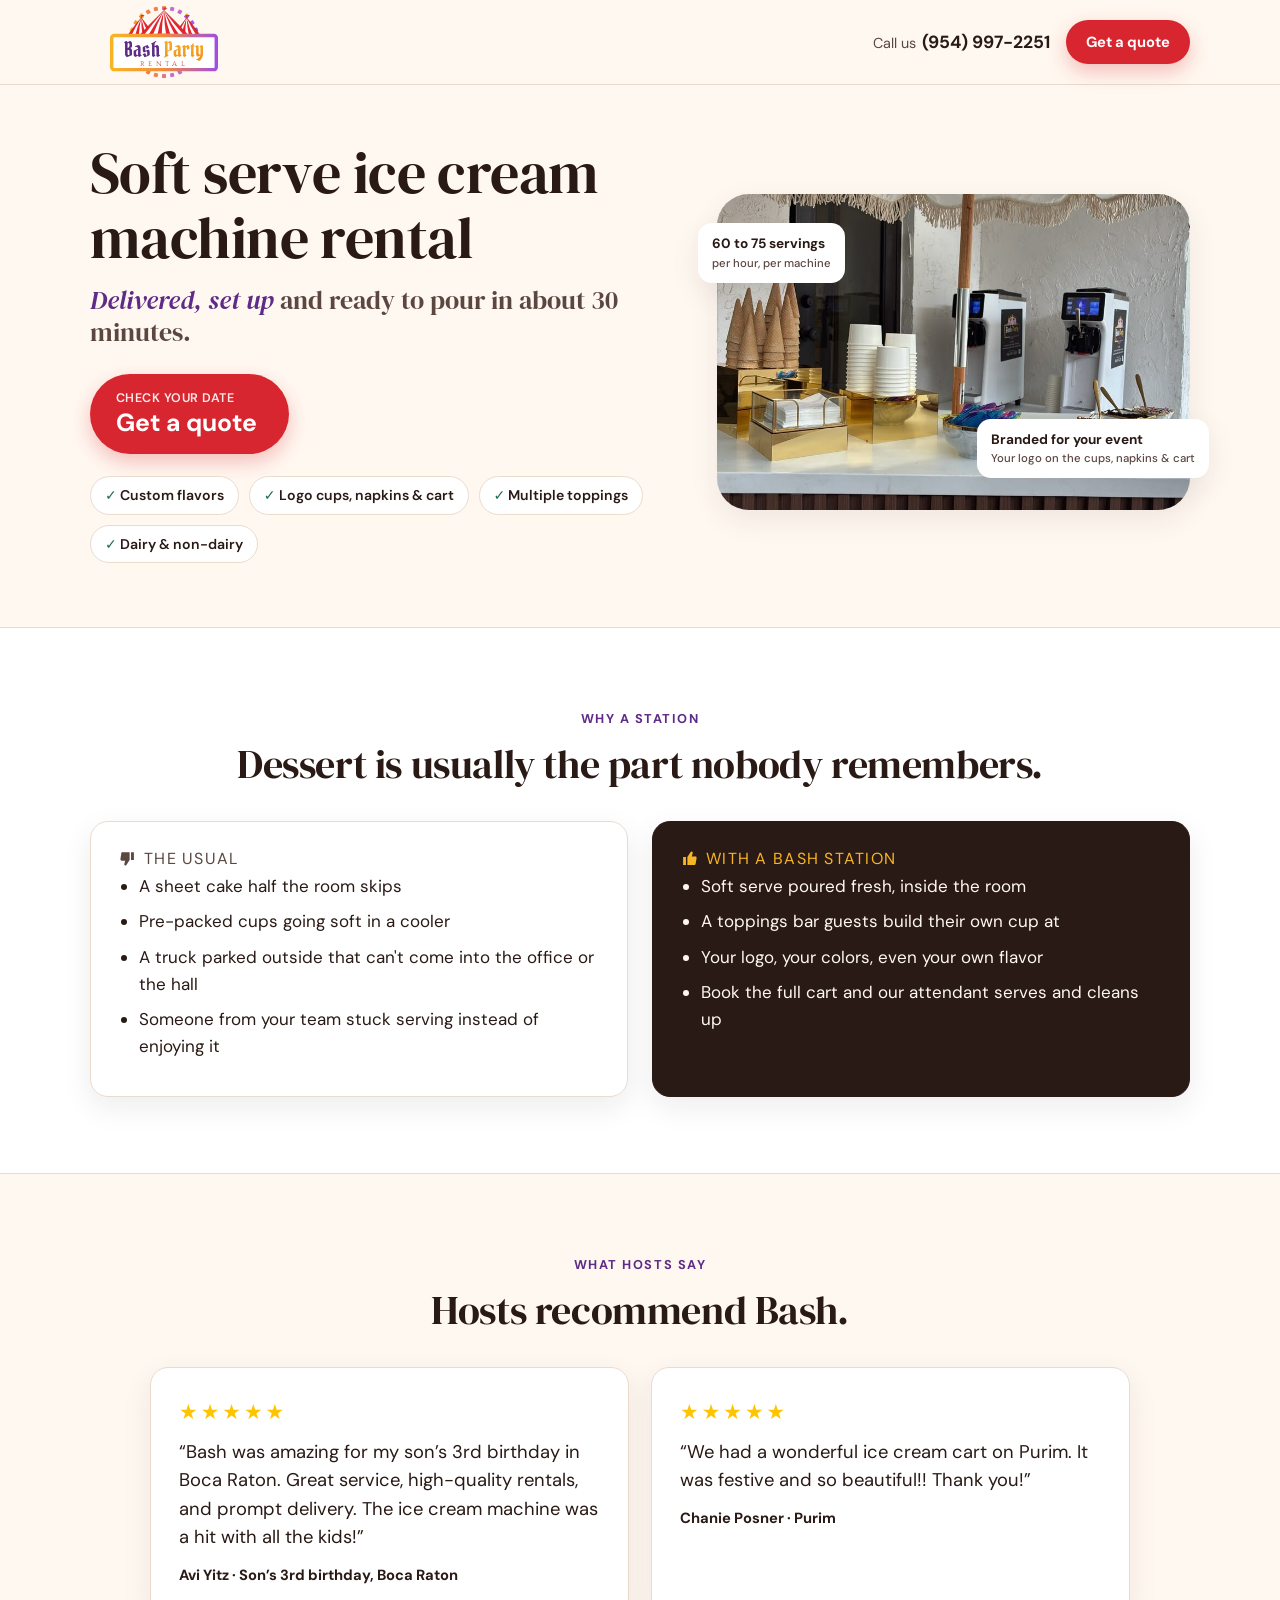
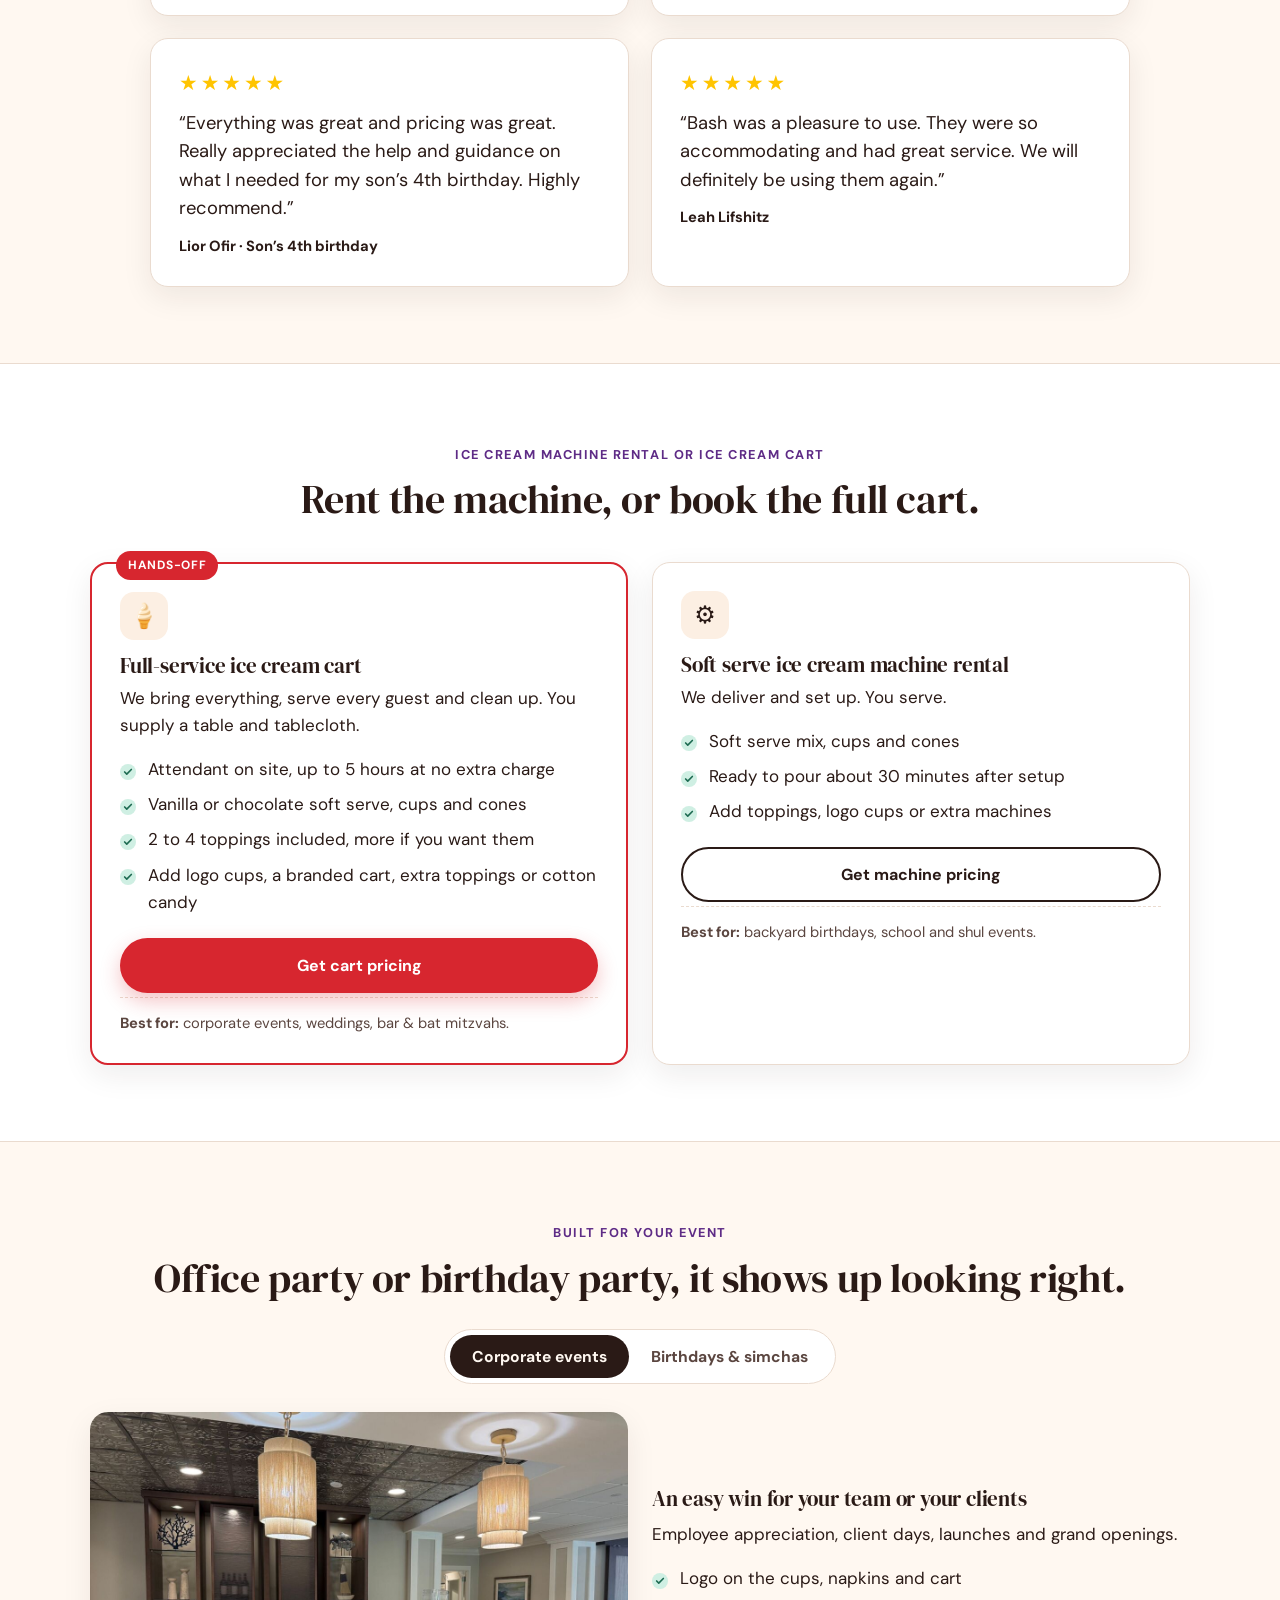
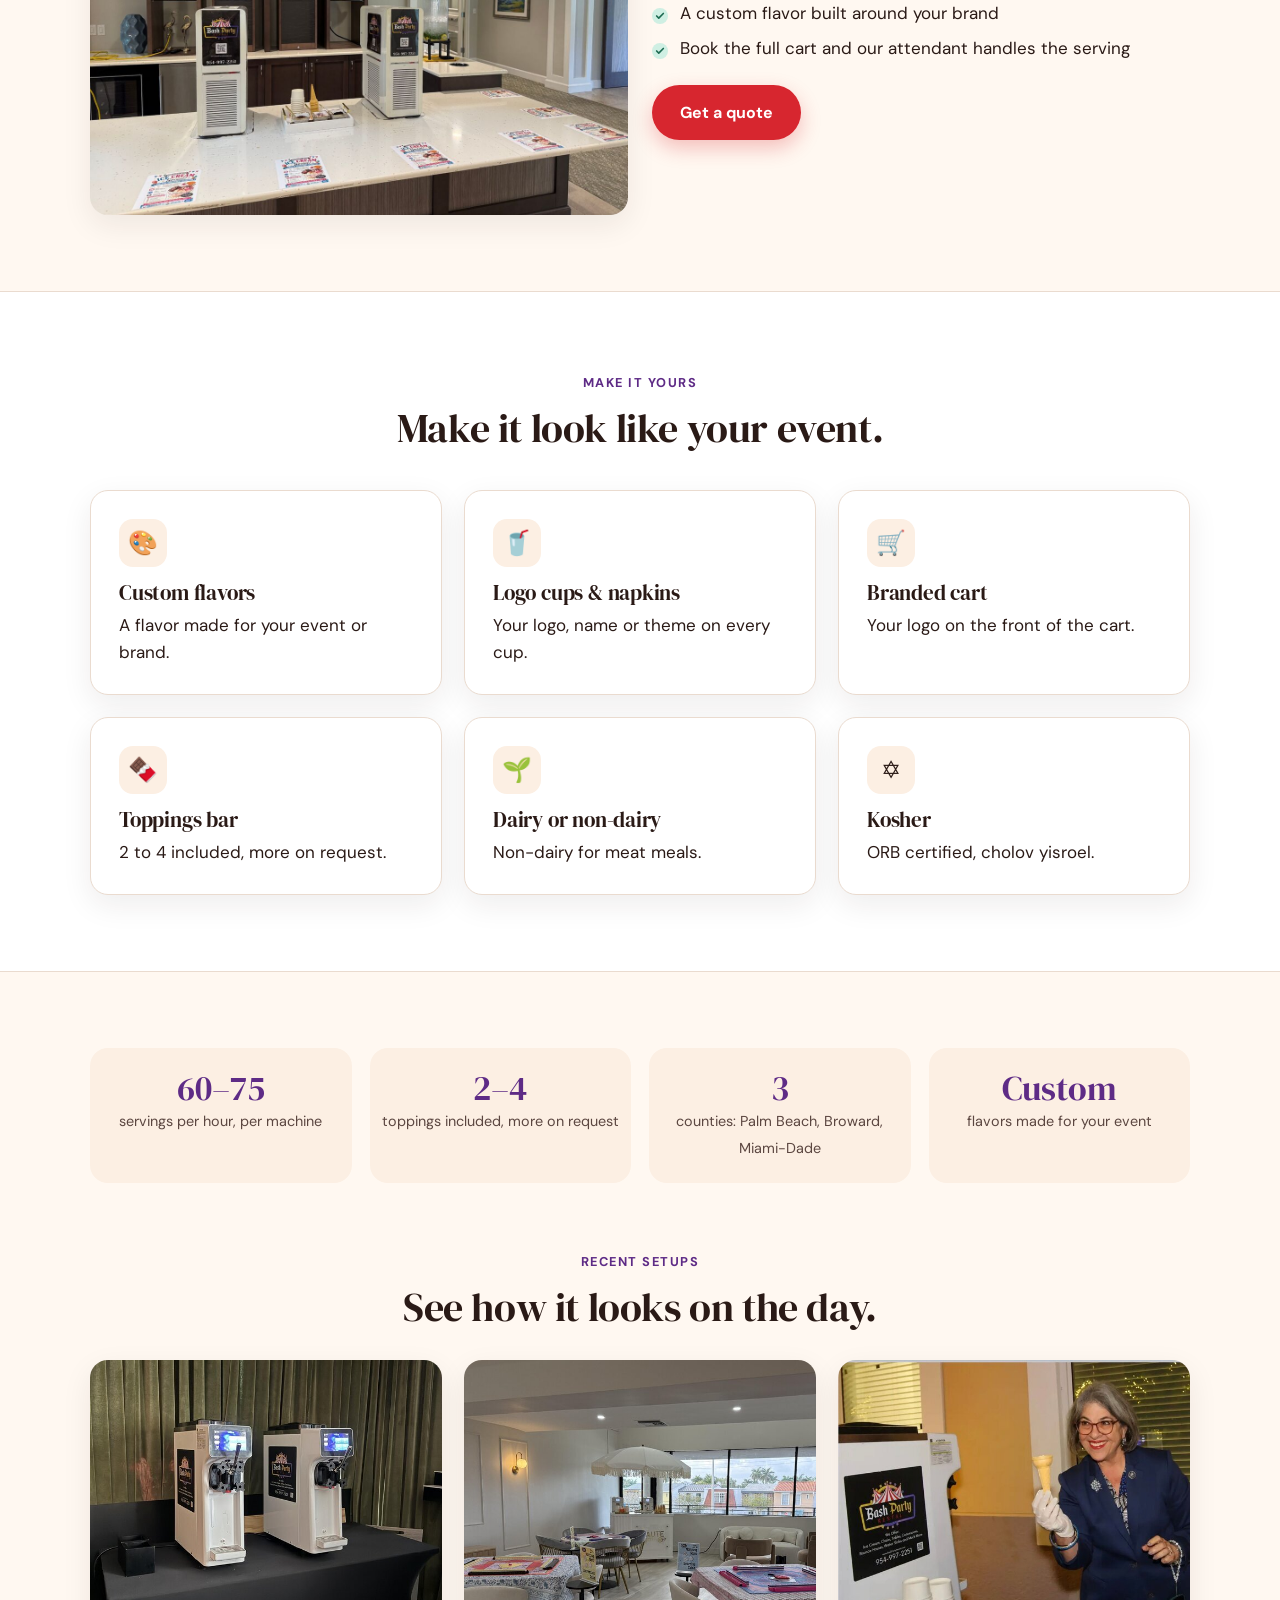
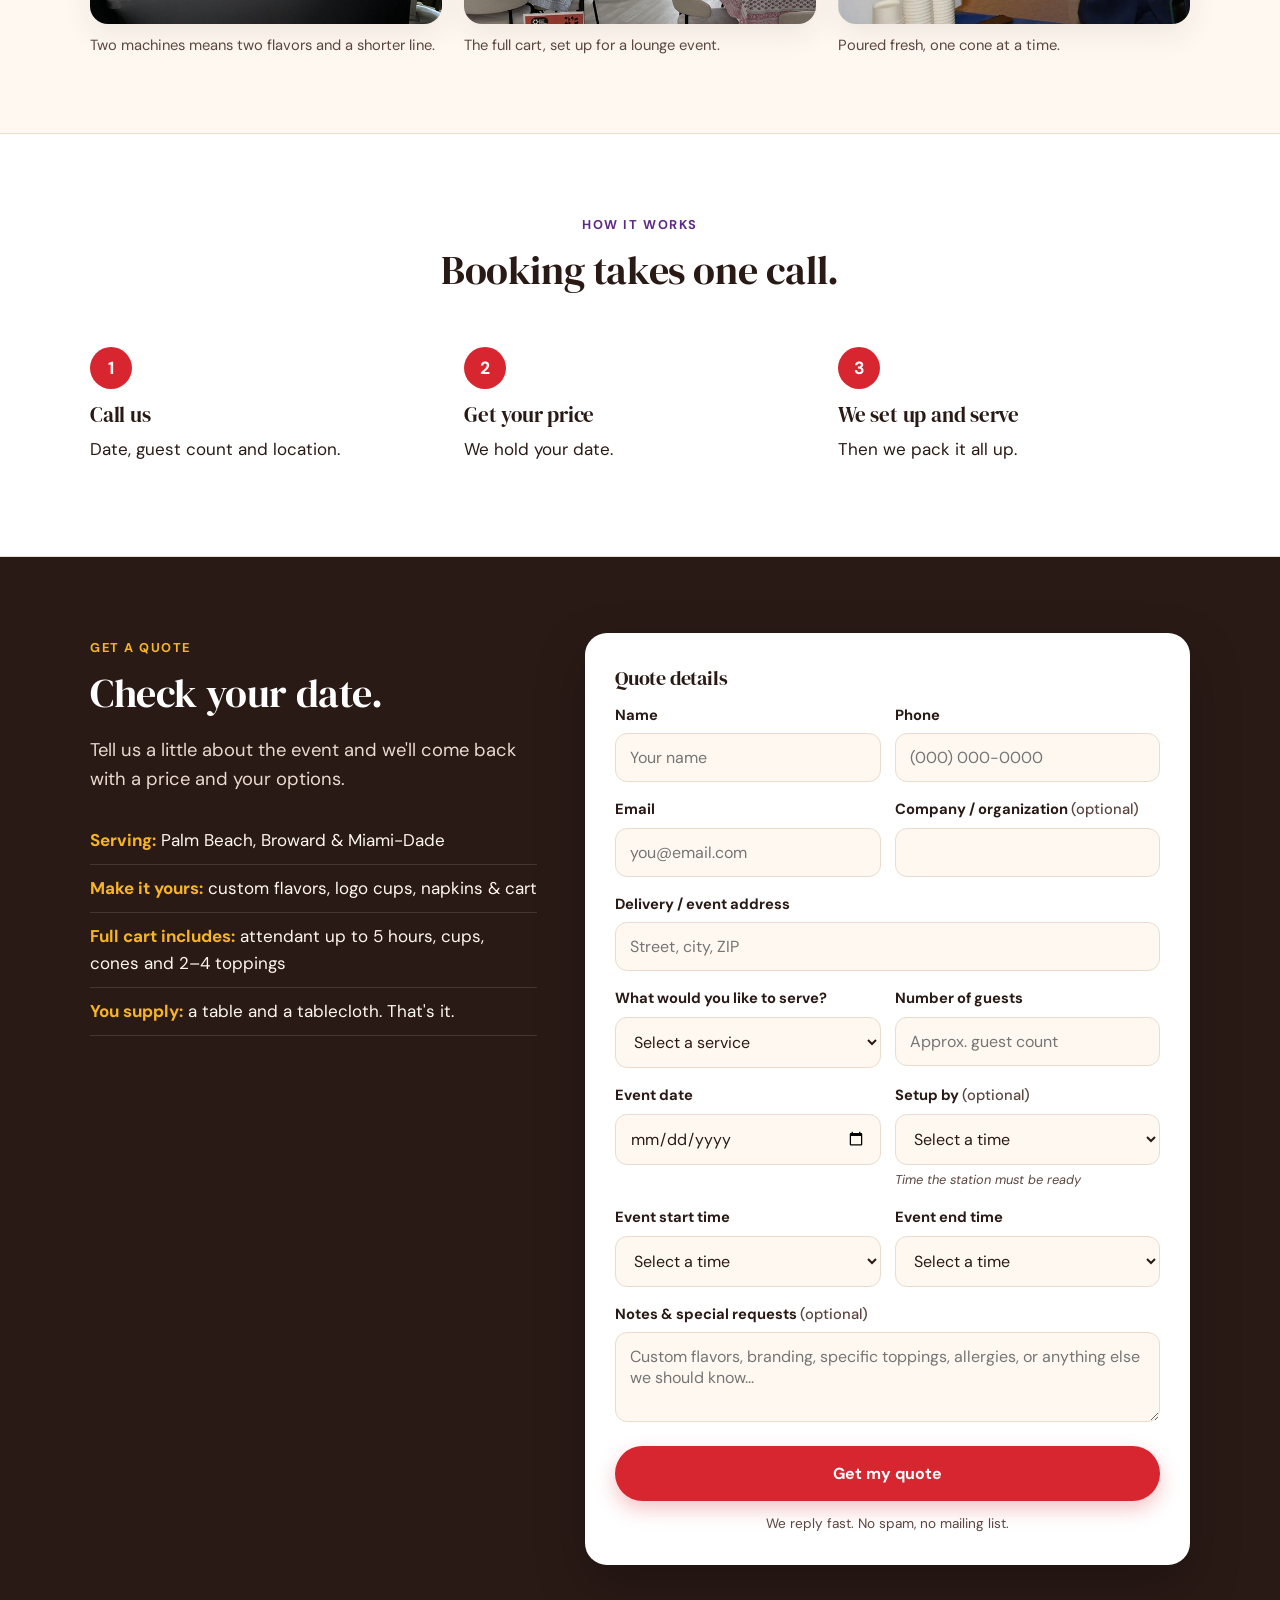
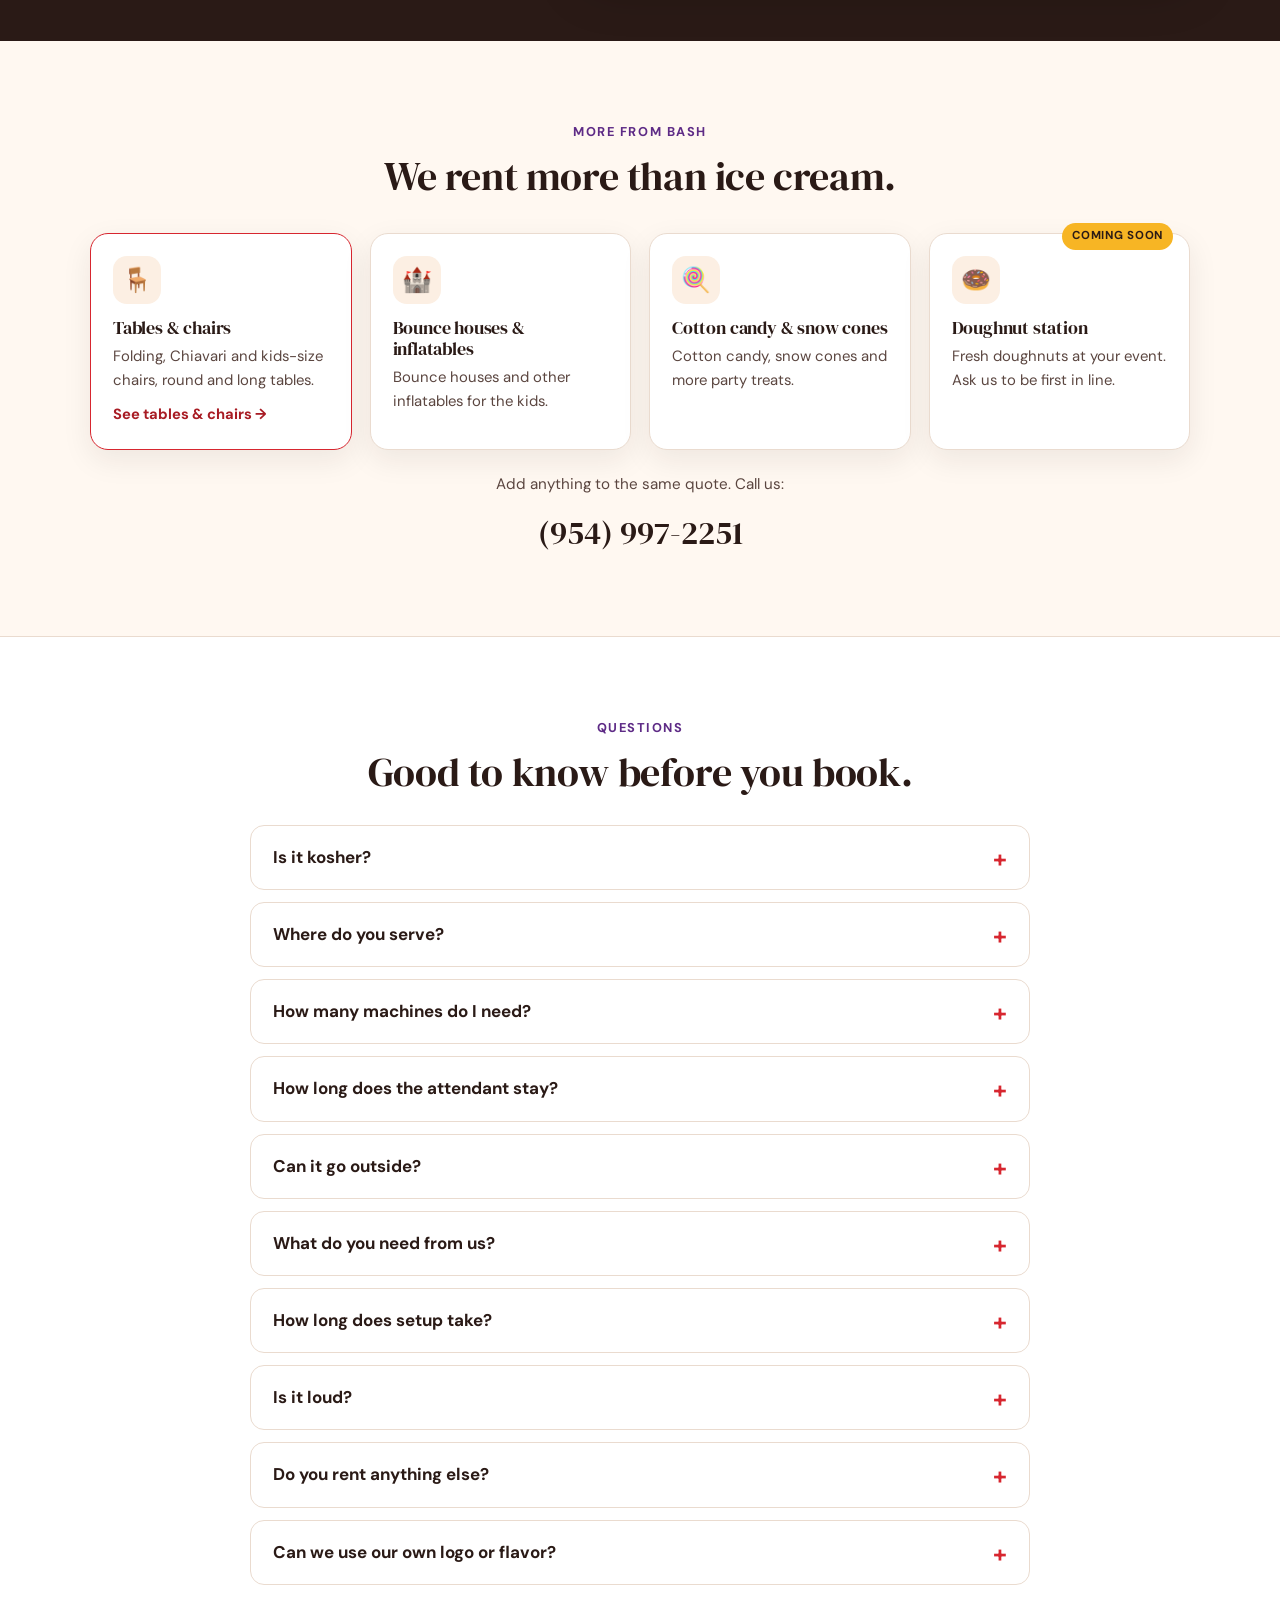
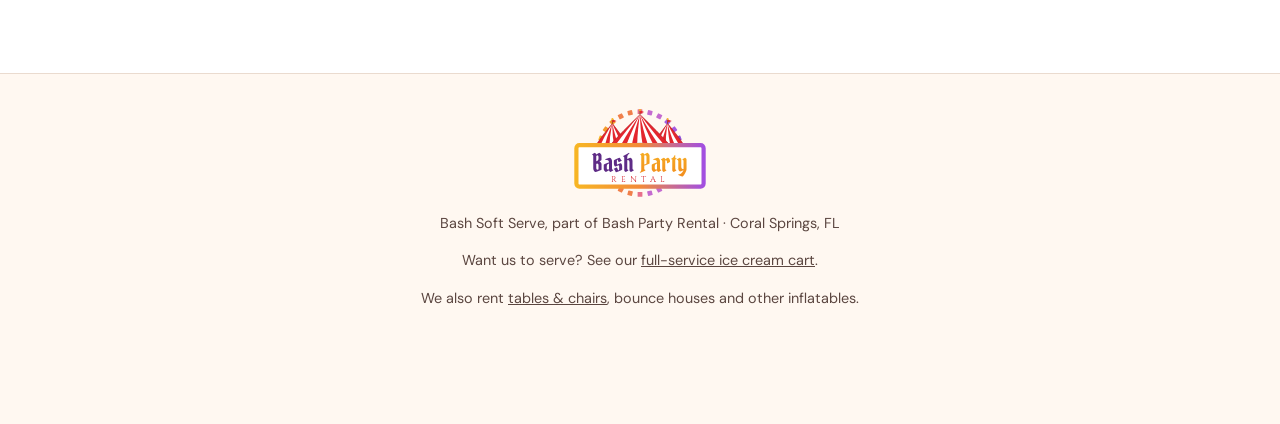
<file: soft-serve/index.html>
<!DOCTYPE html>
<html lang="en">
<head>
<meta charset="UTF-8">
<meta name="viewport" content="width=device-width, initial-scale=1.0">
<title>Soft Serve Ice Cream Machine Rental &amp; Ice Cream Cart Rental | Bash</title>
<meta name="description" content="Soft serve ice cream machine rental and full-service ice cream cart rental for corporate events and parties. Custom flavors, toppings, and your logo on the cups, napkins and cart.">
<!-- Ads landing page: kept out of search so it doesn't compete with the main site. -->
<meta name="robots" content="noindex, nofollow">
<meta name="theme-color" content="#FFF8F1">
<link rel="icon" href="data:image/svg+xml,%3Csvg xmlns='http://www.w3.org/2000/svg' viewBox='0 0 64 64'%3E%3Cpath d='M20 30h24L32 60z' fill='%23F7B524'/%3E%3Cpath d='M18 30c0-6 4-9 8-9 0-7 4-12 6-15 2 3 6 8 6 15 4 0 8 3 8 9z' fill='%23D7262F'/%3E%3C/svg%3E">
<link rel="preconnect" href="https://fonts.googleapis.com">
<link rel="preconnect" href="https://fonts.gstatic.com" crossorigin>
<link rel="stylesheet" href="https://fonts.googleapis.com/css2?family=DM+Serif+Display:ital@0;1&family=DM+Sans:wght@400;500;600;700&family=Pirata+One&family=Cinzel:wght@500&display=swap">
<link rel="stylesheet" href="../bash.css?v=1">
<script src="../bash.js?v=1"></script>
</head>

<body data-page="softserve">

<header class="topbar">
  <div class="wrap">
    <a class="brand" href="#top" aria-label="Bash Party Rental">
      <svg class="logo" viewBox="0 0 600 300" xmlns="http://www.w3.org/2000/svg" role="img" aria-label="Bash Party Rental">
<defs><linearGradient id="bashFrame" x1="0" x2="1" y1="0" y2="0"><stop offset="0" stop-color="#F7B524"/><stop offset=".5" stop-color="#F28A3A"/><stop offset="1" stop-color="#A24FE0"/></linearGradient>
<linearGradient id="bashGold" x1="0" x2="0" y1="0" y2="1"><stop offset="0" stop-color="#F7B524"/><stop offset="1" stop-color="#F28A1E"/></linearGradient></defs>
<rect x="292.0" y="4.0" width="16" height="16" rx="2" fill="#E8708A" transform="rotate(0.0 300.0 12.0)"/><rect x="325.0" y="8.0" width="16" height="16" rx="2" fill="#C46BD0" transform="rotate(13.8 333.0 16.0)"/><rect x="356.1" y="19.8" width="16" height="16" rx="2" fill="#C46BD0" transform="rotate(27.7 364.1 27.8)"/><rect x="383.5" y="38.7" width="16" height="16" rx="2" fill="#A55AE0" transform="rotate(41.5 391.5 46.7)"/><rect x="405.6" y="63.6" width="16" height="16" rx="2" fill="#A55AE0" transform="rotate(55.4 413.6 71.6)"/><rect x="421.0" y="93.1" width="16" height="16" rx="2" fill="#8E4FD8" transform="rotate(69.2 429.0 101.1)"/><rect x="429.0" y="125.4" width="16" height="16" rx="2" fill="#8E4FD8" transform="rotate(83.1 437.0 133.4)"/><rect x="429.0" y="158.6" width="16" height="16" rx="2" fill="#8E4FD8" transform="rotate(96.9 437.0 166.6)"/><rect x="421.0" y="190.9" width="16" height="16" rx="2" fill="#8E4FD8" transform="rotate(110.8 429.0 198.9)"/><rect x="405.6" y="220.4" width="16" height="16" rx="2" fill="#A55AE0" transform="rotate(124.6 413.6 228.4)"/><rect x="383.5" y="245.3" width="16" height="16" rx="2" fill="#A55AE0" transform="rotate(138.5 391.5 253.3)"/><rect x="356.1" y="264.2" width="16" height="16" rx="2" fill="#C46BD0" transform="rotate(152.3 364.1 272.2)"/><rect x="325.0" y="276.0" width="16" height="16" rx="2" fill="#C46BD0" transform="rotate(166.2 333.0 284.0)"/><rect x="292.0" y="280.0" width="16" height="16" rx="2" fill="#E8708A" transform="rotate(180.0 300.0 288.0)"/><rect x="259.0" y="276.0" width="16" height="16" rx="2" fill="#F07F4A" transform="rotate(193.8 267.0 284.0)"/><rect x="227.9" y="264.2" width="16" height="16" rx="2" fill="#F07F4A" transform="rotate(207.7 235.9 272.2)"/><rect x="200.5" y="245.3" width="16" height="16" rx="2" fill="#F49A2C" transform="rotate(221.5 208.5 253.3)"/><rect x="178.4" y="220.4" width="16" height="16" rx="2" fill="#F49A2C" transform="rotate(235.4 186.4 228.4)"/><rect x="163.0" y="190.9" width="16" height="16" rx="2" fill="#F7B524" transform="rotate(249.2 171.0 198.9)"/><rect x="155.0" y="158.6" width="16" height="16" rx="2" fill="#F7B524" transform="rotate(263.1 163.0 166.6)"/><rect x="155.0" y="125.4" width="16" height="16" rx="2" fill="#F7B524" transform="rotate(276.9 163.0 133.4)"/><rect x="163.0" y="93.1" width="16" height="16" rx="2" fill="#F7B524" transform="rotate(290.8 171.0 101.1)"/><rect x="178.4" y="63.6" width="16" height="16" rx="2" fill="#F49A2C" transform="rotate(304.6 186.4 71.6)"/><rect x="200.5" y="38.7" width="16" height="16" rx="2" fill="#F49A2C" transform="rotate(318.5 208.5 46.7)"/><rect x="227.9" y="19.8" width="16" height="16" rx="2" fill="#F07F4A" transform="rotate(332.3 235.9 27.8)"/><rect x="259.0" y="8.0" width="16" height="16" rx="2" fill="#F07F4A" transform="rotate(346.2 267.0 16.0)"/>
<path d="M208,52 Q175.0,90.0 150.0,128 L166.0,128 Q191.0,90.0 208,52Z" fill="#E3262E"/><path d="M208,52 Q183.0,90.0 166.0,128 L182.0,128 Q199.0,90.0 208,52Z" fill="#FFFFFF"/><path d="M208,52 Q191.0,90.0 182.0,128 L198.0,128 Q207.0,90.0 208,52Z" fill="#E3262E"/><path d="M208,52 Q199.0,90.0 198.0,128 L214.0,128 Q215.0,90.0 208,52Z" fill="#FFFFFF"/><path d="M208,52 Q207.0,90.0 214.0,128 L230.0,128 Q223.0,90.0 208,52Z" fill="#E3262E"/><path d="M208,52 Q215.0,90.0 230.0,128 L246.0,128 Q231.0,90.0 208,52Z" fill="#FFFFFF"/><path d="M208,52 Q223.0,90.0 246.0,128 L262.0,128 Q239.0,90.0 208,52Z" fill="#E3262E"/><path d="M208,52 Q175.0,90.0 150,128 L262,128 Q239.0,90.0 208,52Z" fill="none" stroke="#B51D24" stroke-width="2"/><line x1="208" y1="52" x2="208" y2="38" stroke="#7A4A1E" stroke-width="3"/><path d="M208,38 l14,5 l-14,5z" fill="#E3262E"/><circle cx="208" cy="37" r="3.5" fill="#F7B524"/><path d="M392,52 Q361.0,90.0 338.0,128 L354.0,128 Q377.0,90.0 392,52Z" fill="#E3262E"/><path d="M392,52 Q369.0,90.0 354.0,128 L370.0,128 Q385.0,90.0 392,52Z" fill="#FFFFFF"/><path d="M392,52 Q377.0,90.0 370.0,128 L386.0,128 Q393.0,90.0 392,52Z" fill="#E3262E"/><path d="M392,52 Q385.0,90.0 386.0,128 L402.0,128 Q401.0,90.0 392,52Z" fill="#FFFFFF"/><path d="M392,52 Q393.0,90.0 402.0,128 L418.0,128 Q409.0,90.0 392,52Z" fill="#E3262E"/><path d="M392,52 Q401.0,90.0 418.0,128 L434.0,128 Q417.0,90.0 392,52Z" fill="#FFFFFF"/><path d="M392,52 Q409.0,90.0 434.0,128 L450.0,128 Q425.0,90.0 392,52Z" fill="#E3262E"/><path d="M392,52 Q361.0,90.0 338,128 L450,128 Q425.0,90.0 392,52Z" fill="none" stroke="#B51D24" stroke-width="2"/><line x1="392" y1="52" x2="392" y2="38" stroke="#7A4A1E" stroke-width="3"/><path d="M392,38 l14,5 l-14,5z" fill="#E3262E"/><circle cx="392" cy="37" r="3.5" fill="#F7B524"/><path d="M300,22 Q244.0,75.0 196.0,128 L214.9,128 Q261.45454545454544,75.0 300,22Z" fill="#E3262E"/><path d="M300,22 Q253.45454545454544,75.0 214.9,128 L233.8,128 Q270.9090909090909,75.0 300,22Z" fill="#FFFFFF"/><path d="M300,22 Q262.9090909090909,75.0 233.8,128 L252.7,128 Q280.3636363636364,75.0 300,22Z" fill="#E3262E"/><path d="M300,22 Q272.3636363636364,75.0 252.7,128 L271.6,128 Q289.8181818181818,75.0 300,22Z" fill="#FFFFFF"/><path d="M300,22 Q281.8181818181818,75.0 271.6,128 L290.5,128 Q299.27272727272725,75.0 300,22Z" fill="#E3262E"/><path d="M300,22 Q291.27272727272725,75.0 290.5,128 L309.5,128 Q308.72727272727275,75.0 300,22Z" fill="#FFFFFF"/><path d="M300,22 Q300.72727272727275,75.0 309.5,128 L328.4,128 Q318.1818181818182,75.0 300,22Z" fill="#E3262E"/><path d="M300,22 Q310.1818181818182,75.0 328.4,128 L347.3,128 Q327.6363636363636,75.0 300,22Z" fill="#FFFFFF"/><path d="M300,22 Q319.6363636363636,75.0 347.3,128 L366.2,128 Q337.0909090909091,75.0 300,22Z" fill="#E3262E"/><path d="M300,22 Q329.0909090909091,75.0 366.2,128 L385.1,128 Q346.54545454545456,75.0 300,22Z" fill="#FFFFFF"/><path d="M300,22 Q338.54545454545456,75.0 385.1,128 L404.0,128 Q356.0,75.0 300,22Z" fill="#E3262E"/><path d="M300,22 Q244.0,75.0 196,128 L404,128 Q356.0,75.0 300,22Z" fill="none" stroke="#B51D24" stroke-width="2"/><line x1="300" y1="22" x2="300" y2="8" stroke="#7A4A1E" stroke-width="3"/><path d="M300,8 l14,5 l-14,5z" fill="#E3262E"/><circle cx="300" cy="7" r="3.5" fill="#F7B524"/><path d="M150,128 Q300,104 450,128 L450,134 L150,134Z" fill="#9AA0A6"/>
<rect x="88" y="124" width="424" height="138" rx="10" fill="#FFFFFF" stroke="url(#bashFrame)" stroke-width="14"/>
<text x="300" y="212" text-anchor="middle" font-family="'Pirata One', 'UnifrakturMaguntia', Georgia, serif" font-size="84"><tspan fill="#5E2B86">Bash</tspan><tspan fill="url(#bashGold)" dx="18">Party</tspan></text>
<text x="300" y="248" text-anchor="middle" font-family="'Cinzel', Georgia, serif" font-size="28" letter-spacing="14" fill="#D7262F">RENTAL</text>
</svg>
    </a>
    <div class="topbar-actions">
      <a class="mobile-only btn btn-primary btn-sm btn-call" data-phone href="tel:+19549972251"><svg class="ic" viewBox="0 0 24 24" aria-hidden="true"><path d="M22 16.9v3a2 2 0 0 1-2.2 2 19.8 19.8 0 0 1-8.6-3.1 19.5 19.5 0 0 1-6-6A19.8 19.8 0 0 1 2.1 4.2 2 2 0 0 1 4.1 2h3a2 2 0 0 1 2 1.7c.1 1 .4 1.9.7 2.8a2 2 0 0 1-.5 2.1L8 9.9a16 16 0 0 0 6 6l1.3-1.3a2 2 0 0 1 2.1-.4c.9.3 1.8.6 2.8.7a2 2 0 0 1 1.7 2z" fill="currentColor"/></svg> <span class="num">(954) 997-2251</span></a>
      <span class="desk-only header-phone">Call us <span class="num">(954) 997-2251</span></span>
      <a class="desk-only btn btn-primary btn-sm" href="#quote">Get a quote</a>
    </div>
  </div>
</header>

<main id="top">

  <!-- HERO -->
  <section class="hero">
    <div class="wrap hero-grid">
      <div class="hero-text">
        <h1 data-kw>Soft serve ice cream machine rental</h1>
        <p class="hero-sub"><em>Delivered, set up</em> and ready to pour in about 30 minutes.</p>
        <div class="hero-call">
          <a class="mobile-only btn btn-primary btn-call btn-xl" data-phone href="tel:+19549972251"><svg class="ic" viewBox="0 0 24 24" aria-hidden="true"><path d="M22 16.9v3a2 2 0 0 1-2.2 2 19.8 19.8 0 0 1-8.6-3.1 19.5 19.5 0 0 1-6-6A19.8 19.8 0 0 1 2.1 4.2 2 2 0 0 1 4.1 2h3a2 2 0 0 1 2 1.7c.1 1 .4 1.9.7 2.8a2 2 0 0 1-.5 2.1L8 9.9a16 16 0 0 0 6 6l1.3-1.3a2 2 0 0 1 2.1-.4c.9.3 1.8.6 2.8.7a2 2 0 0 1 1.7 2z" fill="currentColor"/></svg><span><small>Call to check your date</small><span class="num">(954) 997-2251</span></span></a>
          <a class="desk-only btn btn-primary btn-xl" href="#quote"><span><small>Check your date</small>Get a quote</span></a>
        </div>
        <p class="price-note"><span data-min-wrap>Full-service carts from <strong data-min="softServeStationFrom"></strong>. </span><span data-min-wrap>Machine rentals from <strong data-min="machineRentalFrom"></strong>.</span></p>
        <ul class="trust-row">
          <li>Custom flavors</li>
          <li>Logo cups, napkins &amp; cart</li>
          <li>Multiple toppings</li>
          <li>Dairy &amp; non-dairy</li>
        </ul>
      </div>
      <div class="hero-art hero-photo">
        <img src="../images/gold-cart-umbrella.jpg" alt="Bash soft serve cart with a fringed umbrella, two machines, cones and cups on gold stands, and a toppings tray" width="1024" height="576" fetchpriority="high">
        <div class="tag tag-a">60 to 75 servings<small>per hour, per machine</small></div>
        <div class="tag tag-b">Branded for your event<small>Your logo on the cups, napkins &amp; cart</small></div>
      </div>
    </div>
  </section>

  <!-- BEFORE / AFTER -->
  <section class="section section-alt">
    <div class="wrap">
      <div class="center">
        <span class="eyebrow">Why a station</span>
        <h2>Dessert is usually the part nobody remembers.</h2>
      </div>
      <div class="contrast" style="margin-top:34px">
        <div class="card before">
          <h3><span class="thumb thumb-down"><svg viewBox="0 0 24 24" aria-hidden="true"><path d="M17 14V3h4v11h-4zm-2-11v11l-4.6 7.2c-.5.8-1.6 1-2.3.4-.6-.4-.8-1.2-.6-1.9L8.7 15H4a2 2 0 0 1-2-2.3l1.3-8A2 2 0 0 1 5.3 3H15z" fill="currentColor"/></svg></span>The usual</h3>
          <ul>
            <li>A sheet cake half the room skips</li>
            <li>Pre-packed cups going soft in a cooler</li>
            <li>A truck parked outside that can't come into the office or the hall</li>
            <li>Someone from your team stuck serving instead of enjoying it</li>
          </ul>
        </div>
        <div class="card after">
          <h3><span class="thumb thumb-up"><svg viewBox="0 0 24 24" aria-hidden="true"><path d="M7 10v11H3V10h4zm2 11V10l4.6-7.2c.5-.8 1.6-1 2.3-.4.6.4.8 1.2.6 1.9L15.3 9H20a2 2 0 0 1 2 2.3l-1.3 8A2 2 0 0 1 18.7 21H9z" fill="currentColor"/></svg></span>With a Bash station</h3>
          <ul>
            <li>Soft serve poured fresh, inside the room</li>
            <li>A toppings bar guests build their own cup at</li>
            <li>Your logo, your colors, even your own flavor</li>
            <li>Book the full cart and our attendant serves and cleans up</li>
          </ul>
        </div>
      </div>
    </div>
  </section>

  <!-- REVIEWS: real reviews only, with name/company and event type -->
  <section class="section">
    <div class="wrap">
      <div class="center">
        <span class="eyebrow">What hosts say</span>
        <h2>Hosts recommend Bash.</h2>
      </div>
      <!-- Real reviews only. Add more cards here as they come in. -->
      <div class="reviews reviews-2" style="margin-top:34px">
        <blockquote class="card review review-feature">
          <div class="stars" aria-label="5 out of 5 stars">★★★★★</div>
          <p>&ldquo;Bash was amazing for my son&rsquo;s 3rd birthday in Boca Raton. Great service, high-quality rentals, and prompt delivery. The ice cream machine was a hit with all the kids!&rdquo;</p>
          <cite>Avi Yitz · Son&rsquo;s 3rd birthday, Boca Raton</cite>
        </blockquote>
        <blockquote class="card review review-feature">
          <div class="stars" aria-label="5 out of 5 stars">★★★★★</div>
          <p>&ldquo;We had a wonderful ice cream cart on Purim. It was festive and so beautiful!! Thank you!&rdquo;</p>
          <cite>Chanie Posner · Purim</cite>
        </blockquote>
        <blockquote class="card review review-feature">
          <div class="stars" aria-label="5 out of 5 stars">★★★★★</div>
          <p>&ldquo;Everything was great and pricing was great. Really appreciated the help and guidance on what I needed for my son&rsquo;s 4th birthday. Highly recommend.&rdquo;</p>
          <cite>Lior Ofir · Son&rsquo;s 4th birthday</cite>
        </blockquote>
        <blockquote class="card review review-feature">
          <div class="stars" aria-label="5 out of 5 stars">★★★★★</div>
          <p>&ldquo;Bash was a pleasure to use. They were so accommodating and had great service. We will definitely be using them again.&rdquo;</p>
          <cite>Leah Lifshitz</cite>
        </blockquote>
      </div>
    </div>
  </section>

  <!-- TWO WAYS TO BOOK -->
  <section class="section section-alt" id="options">
    <div class="wrap">
      <div class="center">
        <span class="eyebrow">Ice cream machine rental or ice cream cart</span>
        <h2>Rent the machine, or book the full cart.</h2>
      </div>
      <div class="grid-2" style="margin-top:40px">
        <div class="card card-feature">
          <span class="badge">Hands-off</span>
          <div class="icon-dot" aria-hidden="true">🍦</div>
          <h3>Full-service ice cream cart</h3>
          <p>We bring everything, serve every guest and clean up. You supply a table and tablecloth.</p>
          <ul class="checks">
            <li>Attendant on site, up to 5 hours at no extra charge</li>
            <li>Vanilla or chocolate soft serve, cups and cones</li>
            <li>2 to 4 toppings included, more if you want them</li>
            <li>Add logo cups, a branded cart, extra toppings or cotton candy</li>
          </ul>
          <a data-desk-label="Get cart pricing" data-desk-choose="station" class="btn btn-primary btn-block btn-call" href="tel:+19549972251"><svg class="ic" viewBox="0 0 24 24" aria-hidden="true"><path d="M22 16.9v3a2 2 0 0 1-2.2 2 19.8 19.8 0 0 1-8.6-3.1 19.5 19.5 0 0 1-6-6A19.8 19.8 0 0 1 2.1 4.2 2 2 0 0 1 4.1 2h3a2 2 0 0 1 2 1.7c.1 1 .4 1.9.7 2.8a2 2 0 0 1-.5 2.1L8 9.9a16 16 0 0 0 6 6l1.3-1.3a2 2 0 0 1 2.1-.4c.9.3 1.8.6 2.8.7a2 2 0 0 1 1.7 2z" fill="currentColor"/></svg> Call to price the cart</a>
          <p class="best-for"><strong>Best for:</strong> corporate events, weddings, bar &amp; bat mitzvahs.</p>
        </div>
        <div class="card">
          <div class="icon-dot" aria-hidden="true">⚙️</div>
          <h3>Soft serve ice cream machine rental</h3>
          <p>We deliver and set up. You serve.</p>
          <ul class="checks">
            <li>Soft serve mix, cups and cones</li>
            <li>Ready to pour about 30 minutes after setup</li>
            <li>Add toppings, logo cups or extra machines</li>
          </ul>
          <a data-desk-label="Get machine pricing" data-desk-choose="machine" class="btn btn-ghost btn-block btn-call" href="tel:+19549972251"><svg class="ic" viewBox="0 0 24 24" aria-hidden="true"><path d="M22 16.9v3a2 2 0 0 1-2.2 2 19.8 19.8 0 0 1-8.6-3.1 19.5 19.5 0 0 1-6-6A19.8 19.8 0 0 1 2.1 4.2 2 2 0 0 1 4.1 2h3a2 2 0 0 1 2 1.7c.1 1 .4 1.9.7 2.8a2 2 0 0 1-.5 2.1L8 9.9a16 16 0 0 0 6 6l1.3-1.3a2 2 0 0 1 2.1-.4c.9.3 1.8.6 2.8.7a2 2 0 0 1 1.7 2z" fill="currentColor"/></svg> Call to price a machine</a>
          <p class="best-for"><strong>Best for:</strong> backyard birthdays, school and shul events.</p>
        </div>
      </div>
    </div>
  </section>

  <!-- CORPORATE vs PERSONAL -->
  <section class="section" id="events">
    <div class="wrap">
      <div class="center">
        <span class="eyebrow">Built for your event</span>
        <h2>Office party or birthday party, it shows up looking right.</h2>
        <div class="split-tabs" role="tablist" aria-label="Event type">
          <button type="button" role="tab" id="tab-corp" aria-controls="panel-corp" aria-selected="true" data-event-type="Corporate event">Corporate events</button>
          <button type="button" role="tab" id="tab-pers" aria-controls="panel-pers" aria-selected="false" data-event-type="Birthday party">Birthdays &amp; simchas</button>
        </div>
      </div>

      <div class="split-panel" id="panel-corp" role="tabpanel" aria-labelledby="tab-corp">
        <div class="grid-2">
          <img class="pic" src="../images/corporate-ice-cream-social.jpg" alt="Two Bash soft serve machines set up for an employee ice cream social in an office lounge" width="1200" height="900" loading="lazy">
          <div>
            <h3>An easy win for your team or your clients</h3>
            <p>Employee appreciation, client days, launches and grand openings.</p>
            <ul class="checks">
              <li>Logo on the cups, napkins and cart</li>
              <li>A custom flavor built around your brand</li>
              <li>Book the full cart and our attendant handles the serving</li>
            </ul>
            <a data-desk-label="Get a quote" class="btn btn-primary btn-call" data-phone href="tel:+19549972251"><svg class="ic" viewBox="0 0 24 24" aria-hidden="true"><path d="M22 16.9v3a2 2 0 0 1-2.2 2 19.8 19.8 0 0 1-8.6-3.1 19.5 19.5 0 0 1-6-6A19.8 19.8 0 0 1 2.1 4.2 2 2 0 0 1 4.1 2h3a2 2 0 0 1 2 1.7c.1 1 .4 1.9.7 2.8a2 2 0 0 1-.5 2.1L8 9.9a16 16 0 0 0 6 6l1.3-1.3a2 2 0 0 1 2.1-.4c.9.3 1.8.6 2.8.7a2 2 0 0 1 1.7 2z" fill="currentColor"/></svg> Call <span class="num">(954) 997-2251</span></a>
          </div>
        </div>
      </div>

      <div class="split-panel" id="panel-pers" role="tabpanel" aria-labelledby="tab-pers" hidden>
        <div class="grid-2">
          <img class="pic" src="../images/birthday-station-awning.jpg" alt="Bash soft serve machine under a pink and white striped awning at a birthday party, with cones, cups and toppings laid out" width="640" height="480" loading="lazy">
          <div>
            <h3>The part of the party the kids talk about after</h3>
            <p>Birthdays, upsherins, bar and bat mitzvahs, school and shul events.</p>
            <ul class="checks">
              <li>Multiple toppings for a build-your-own bar</li>
              <li>Dairy and non-dairy, so it works after a meat meal</li>
              <li>Name or theme on the cups and napkins</li>
            </ul>
            <a data-desk-label="Get a quote" class="btn btn-primary btn-call" data-phone href="tel:+19549972251"><svg class="ic" viewBox="0 0 24 24" aria-hidden="true"><path d="M22 16.9v3a2 2 0 0 1-2.2 2 19.8 19.8 0 0 1-8.6-3.1 19.5 19.5 0 0 1-6-6A19.8 19.8 0 0 1 2.1 4.2 2 2 0 0 1 4.1 2h3a2 2 0 0 1 2 1.7c.1 1 .4 1.9.7 2.8a2 2 0 0 1-.5 2.1L8 9.9a16 16 0 0 0 6 6l1.3-1.3a2 2 0 0 1 2.1-.4c.9.3 1.8.6 2.8.7a2 2 0 0 1 1.7 2z" fill="currentColor"/></svg> Call <span class="num">(954) 997-2251</span></a>
          </div>
        </div>
      </div>
    </div>
  </section>

  <!-- CUSTOMIZE -->
  <section class="section section-alt">
    <div class="wrap">
      <div class="center">
        <span class="eyebrow">Make it yours</span>
        <h2>Make it look like your event.</h2>
      </div>
      <div class="grid-3 tiles" style="margin-top:40px">
        <div class="card"><div class="icon-dot" aria-hidden="true">🎨</div><h3>Custom flavors</h3><p>A flavor made for your event or brand.</p></div>
        <div class="card"><div class="icon-dot" aria-hidden="true">🥤</div><h3>Logo cups &amp; napkins</h3><p>Your logo, name or theme on every cup.</p></div>
        <div class="card"><div class="icon-dot" aria-hidden="true">🛒</div><h3>Branded cart</h3><p>Your logo on the front of the cart.</p></div>
        <div class="card"><div class="icon-dot" aria-hidden="true">🍫</div><h3>Toppings bar</h3><p>2 to 4 included, more on request.</p></div>
        <div class="card"><div class="icon-dot" aria-hidden="true">🌱</div><h3>Dairy or non-dairy</h3><p>Non-dairy for meat meals.</p></div>
        <div class="card"><div class="icon-dot" aria-hidden="true">✡️</div><h3>Kosher</h3><p>ORB certified, cholov yisroel.</p></div>
      </div>
    </div>
  </section>

  <!-- PROOF: STATS + GALLERY -->
  <section class="section">
    <div class="wrap">
      <div class="stats">
        <div class="stat"><b>60–75</b><span>servings per hour, per machine</span></div>
        <div class="stat"><b>2–4</b><span>toppings included, more on request</span></div>
        <div class="stat"><b>3</b><span>counties: Palm Beach, Broward, Miami-Dade</span></div>
        <div class="stat"><b>Custom</b><span>flavors made for your event</span></div>
      </div>

      <div class="center" style="margin-top:64px">
        <span class="eyebrow">Recent setups</span>
        <h2>See how it looks on the day.</h2>
      </div>
      <div class="grid-3" style="margin-top:30px">
        <figure class="shot"><img class="pic" src="../images/two-machines-venue.jpg" alt="Two Bash soft serve machines set up on a black-draped table at an event venue" width="640" height="480" loading="lazy"><figcaption>Two machines means two flavors and a shorter line.</figcaption></figure>
        <figure class="shot"><img class="pic" src="../images/lounge-station-setup.jpg" alt="A white Bash soft serve station with a fringed umbrella set up in a bright event lounge" width="640" height="480" loading="lazy"><figcaption>The full cart, set up for a lounge event.</figcaption></figure>
        <figure class="shot"><img class="pic" src="../images/event-guest-cone.jpg" alt="A guest holding a fresh soft serve cone next to a Bash machine at an event" width="640" height="480" loading="lazy"><figcaption>Poured fresh, one cone at a time.</figcaption></figure>
      </div>
    </div>
  </section>

  <!-- HOW IT WORKS -->
  <section class="section section-alt">
    <div class="wrap">
      <div class="center">
        <span class="eyebrow">How it works</span>
        <h2>Booking takes one call.</h2>
      </div>
      <div class="steps" style="margin-top:36px">
        <div class="step"><h3>Call us</h3><p>Date, guest count and location.</p></div>
        <div class="step"><h3>Get your price</h3><p>We hold your date.</p></div>
        <div class="step"><h3>We set up and serve</h3><p>Then we pack it all up.</p></div>
      </div>
    </div>
  </section>

  <!-- QUOTE FORM -->
  <section class="section quote" id="quote">
    <div class="wrap quote-grid">
      <div class="quote-side">
        <span class="eyebrow" style="color:var(--waffle)">Get a quote</span>
        <h2>Check your date.</h2>
        <p class="lead">Tell us a little about the event and we'll come back with a price and your options.</p>
        <ul>
          <li><strong>Serving:</strong> Palm Beach, Broward &amp; Miami-Dade</li>
          <li><strong>Make it yours:</strong> custom flavors, logo cups, napkins &amp; cart</li>
          <li><strong>Full cart includes:</strong> attendant up to 5 hours, cups, cones and 2–4 toppings</li>
          <li><strong>You supply:</strong> a table and a tablecloth. That's it.</li>
          <li data-min-wrap><strong>Stations from:</strong> <span data-min="softServeStationFrom"></span></li>
        </ul>
        <a class="mobile-only btn btn-primary btn-call btn-lg" data-phone href="tel:+19549972251"><svg class="ic" viewBox="0 0 24 24" aria-hidden="true"><path d="M22 16.9v3a2 2 0 0 1-2.2 2 19.8 19.8 0 0 1-8.6-3.1 19.5 19.5 0 0 1-6-6A19.8 19.8 0 0 1 2.1 4.2 2 2 0 0 1 4.1 2h3a2 2 0 0 1 2 1.7c.1 1 .4 1.9.7 2.8a2 2 0 0 1-.5 2.1L8 9.9a16 16 0 0 0 6 6l1.3-1.3a2 2 0 0 1 2.1-.4c.9.3 1.8.6 2.8.7a2 2 0 0 1 1.7 2z" fill="currentColor"/></svg> Call <span class="num">(954) 997-2251</span></a>
        <p class="mobile-only quote-call">Fastest way to book. Or fill in the form and we'll call you.</p>
      </div>

      <form class="lead-form" data-type="softserve" action="https://api.web3forms.com/submit" method="POST">
        <input type="hidden" name="access_key" value="">
        <input type="hidden" name="subject" value="New soft serve quote request (Google Ads page)">
        <input type="hidden" name="from_name" value="Bash Soft Serve website">
        <input type="hidden" name="redirect" value="">
        <input type="hidden" name="lead_type" value="Soft serve">
        <input type="hidden" name="landing_page" value="">
        <input type="hidden" name="gclid" value=""><input type="hidden" name="gbraid" value=""><input type="hidden" name="wbraid" value="">
        <input type="hidden" name="utm_source" value=""><input type="hidden" name="utm_medium" value=""><input type="hidden" name="utm_campaign" value=""><input type="hidden" name="utm_term" value=""><input type="hidden" name="utm_content" value="">
        <input type="checkbox" name="botcheck" class="hp" tabindex="-1" autocomplete="off" aria-hidden="true">

        <h3 class="form-h">Quote details</h3>
        <div class="form-row">
          <div class="field"><label for="ss-name">Name</label><input type="text" id="ss-name" name="name" autocomplete="name" placeholder="Your name" required></div>
          <div class="field"><label for="ss-phone">Phone</label><input type="tel" id="ss-phone" name="phone" autocomplete="tel" placeholder="(000) 000-0000" required></div>
        </div>
        <div class="form-row">
          <div class="field"><label for="ss-email">Email</label><input type="email" id="ss-email" name="email" autocomplete="email" placeholder="you@email.com" required></div>
          <div class="field"><label for="ss-company">Company / organization <span class="opt">(optional)</span></label><input type="text" id="ss-company" name="company" autocomplete="organization"></div>
        </div>
        <div class="field"><label for="ss-venue">Delivery / event address</label><input type="text" id="ss-venue" name="event_address" autocomplete="street-address" placeholder="Street, city, ZIP" required></div>
        <div class="form-row">
          <div class="field">
            <label for="ss-service">What would you like to serve?</label>
            <select id="ss-service" name="service" required>
              <option value="">Select a service</option>
              <option value="Full-service ice cream cart">Full-service ice cream cart (we serve)</option>
              <option value="Soft serve machine rental">Soft serve machine rental (you serve)</option>
              <option value="Not sure yet">Not sure yet</option>
            </select>
          </div>
          <div class="field"><label for="ss-guests">Number of guests</label><input type="text" id="ss-guests" name="guests" inputmode="numeric" placeholder="Approx. guest count" required></div>
        </div>
        <div class="form-row">
          <div class="field"><label for="ss-date">Event date</label><input type="date" id="ss-date" name="event_date" required></div>
          <div class="field"><label for="ss-setup">Setup by <span class="opt">(optional)</span></label><select id="ss-setup" name="setup_by"><option value="">Select a time</option><option>6:00 AM</option><option>6:30 AM</option><option>7:00 AM</option><option>7:30 AM</option><option>8:00 AM</option><option>8:30 AM</option><option>9:00 AM</option><option>9:30 AM</option><option>10:00 AM</option><option>10:30 AM</option><option>11:00 AM</option><option>11:30 AM</option><option>12:00 PM</option><option>12:30 PM</option><option>1:00 PM</option><option>1:30 PM</option><option>2:00 PM</option><option>2:30 PM</option><option>3:00 PM</option><option>3:30 PM</option><option>4:00 PM</option><option>4:30 PM</option><option>5:00 PM</option><option>5:30 PM</option><option>6:00 PM</option><option>6:30 PM</option><option>7:00 PM</option><option>7:30 PM</option><option>8:00 PM</option><option>8:30 PM</option><option>9:00 PM</option><option>9:30 PM</option><option>10:00 PM</option><option>10:30 PM</option><option>11:00 PM</option><option>11:30 PM</option><option>12:00 AM (midnight)</option></select><small class="hint">Time the station must be ready</small></div>
        </div>
        <div class="form-row">
          <div class="field"><label for="ss-start">Event start time</label><select id="ss-start" name="start_time" required><option value="">Select a time</option><option>6:00 AM</option><option>6:30 AM</option><option>7:00 AM</option><option>7:30 AM</option><option>8:00 AM</option><option>8:30 AM</option><option>9:00 AM</option><option>9:30 AM</option><option>10:00 AM</option><option>10:30 AM</option><option>11:00 AM</option><option>11:30 AM</option><option>12:00 PM</option><option>12:30 PM</option><option>1:00 PM</option><option>1:30 PM</option><option>2:00 PM</option><option>2:30 PM</option><option>3:00 PM</option><option>3:30 PM</option><option>4:00 PM</option><option>4:30 PM</option><option>5:00 PM</option><option>5:30 PM</option><option>6:00 PM</option><option>6:30 PM</option><option>7:00 PM</option><option>7:30 PM</option><option>8:00 PM</option><option>8:30 PM</option><option>9:00 PM</option><option>9:30 PM</option><option>10:00 PM</option><option>10:30 PM</option><option>11:00 PM</option><option>11:30 PM</option><option>12:00 AM (midnight)</option></select></div>
          <div class="field"><label for="ss-end">Event end time</label><select id="ss-end" name="end_time" required><option value="">Select a time</option><option>6:00 AM</option><option>6:30 AM</option><option>7:00 AM</option><option>7:30 AM</option><option>8:00 AM</option><option>8:30 AM</option><option>9:00 AM</option><option>9:30 AM</option><option>10:00 AM</option><option>10:30 AM</option><option>11:00 AM</option><option>11:30 AM</option><option>12:00 PM</option><option>12:30 PM</option><option>1:00 PM</option><option>1:30 PM</option><option>2:00 PM</option><option>2:30 PM</option><option>3:00 PM</option><option>3:30 PM</option><option>4:00 PM</option><option>4:30 PM</option><option>5:00 PM</option><option>5:30 PM</option><option>6:00 PM</option><option>6:30 PM</option><option>7:00 PM</option><option>7:30 PM</option><option>8:00 PM</option><option>8:30 PM</option><option>9:00 PM</option><option>9:30 PM</option><option>10:00 PM</option><option>10:30 PM</option><option>11:00 PM</option><option>11:30 PM</option><option>12:00 AM (midnight)</option></select></div>
        </div>
        <div class="field"><label for="ss-notes">Notes &amp; special requests <span class="opt">(optional)</span></label><textarea id="ss-notes" name="message" placeholder="Custom flavors, branding, specific toppings, allergies, or anything else we should know..."></textarea></div>

        <p class="form-min" data-min-wrap>Full-service carts start at <strong data-min="softServeStationFrom"></strong>, so we can bring the full setup to every event.</p>
        <button class="btn btn-primary btn-block" type="submit">Get my quote</button>
        <p class="form-note">We reply fast. No spam, no mailing list.</p>
      </form>
    </div>
  </section>

  <!-- MORE RENTALS -->
  <section class="section">
    <div class="wrap">
      <div class="center">
        <span class="eyebrow">More from Bash</span>
        <h2>We rent more than ice cream.</h2>
      </div>
      <div class="rent-grid">
        <a class="card rent-card rent-link" href="../tables-chairs/index.html"><div class="icon-dot" aria-hidden="true">🪑</div><h3>Tables &amp; chairs</h3><p>Folding, Chiavari and kids-size chairs, round and long tables.</p><span class="rent-go">See tables &amp; chairs &rarr;</span></a>
        <div class="card rent-card"><div class="icon-dot" aria-hidden="true">🏰</div><h3>Bounce houses &amp; inflatables</h3><p>Bounce houses and other inflatables for the kids.</p></div>
        <div class="card rent-card"><div class="icon-dot" aria-hidden="true">🍭</div><h3>Cotton candy &amp; snow cones</h3><p>Cotton candy, snow cones and more party treats.</p></div>
        <div class="card rent-card"><span class="soon">Coming soon</span><div class="icon-dot" aria-hidden="true">🍩</div><h3>Doughnut station</h3><p>Fresh doughnuts at your event. Ask us to be first in line.</p></div>
      </div>
      <p class="center rent-note">Add anything to the same quote. Call us:</p>
      <div class="center rent-call">
        <a class="mobile-only btn btn-primary btn-call btn-lg" data-phone href="tel:+19549972251"><svg class="ic" viewBox="0 0 24 24" aria-hidden="true"><path d="M22 16.9v3a2 2 0 0 1-2.2 2 19.8 19.8 0 0 1-8.6-3.1 19.5 19.5 0 0 1-6-6A19.8 19.8 0 0 1 2.1 4.2 2 2 0 0 1 4.1 2h3a2 2 0 0 1 2 1.7c.1 1 .4 1.9.7 2.8a2 2 0 0 1-.5 2.1L8 9.9a16 16 0 0 0 6 6l1.3-1.3a2 2 0 0 1 2.1-.4c.9.3 1.8.6 2.8.7a2 2 0 0 1 1.7 2z" fill="currentColor"/></svg> Call <span class="num">(954) 997-2251</span></a>
        <span class="desk-only rent-phone"><span class="num">(954) 997-2251</span></span>
      </div>
    </div>
  </section>

  <!-- FAQ -->
  <section class="section section-alt">
    <div class="wrap">
      <div class="center"><span class="eyebrow">Questions</span><h2>Good to know before you book.</h2></div>
      <div class="faq" style="margin-top:30px">
        <details><summary>Is it kosher?</summary><p>Yes. Everything is certified by the ORB, and our dairy soft serve is cholov yisroel. Non-dairy is available too.</p></details>
        <details><summary>Where do you serve?</summary><p>All of South Florida: Palm Beach, Broward and Miami-Dade counties. If you're just outside that, ask and we'll let you know.</p></details>
        <details><summary>How many machines do I need?</summary><p>It depends on your guest count and how long you want to serve, not just the headcount. Fill in your guests and event times in the form and we&rsquo;ll recommend the right setup.</p></details>
        <details><summary>How long does the attendant stay?</summary><p>Up to 5 hours at no extra charge with the full-service cart.</p></details>
        <details><summary>Can it go outside?</summary><p>In the cooler months, yes. In summer, South Florida humidity is too much for the machines, so summer setups are indoors.</p></details>
        <details><summary>What do you need from us?</summary><p>A table and a tablecloth. Each machine plugs into a standard outlet on its own circuit breaker, and we bring 50-foot extension cords, so the station doesn't have to sit against the wall. We bring everything else.</p></details>
        <details><summary>How long does setup take?</summary><p>Once we're set up, the machines need about 30 minutes to freeze before the first cone. Tell us when you want dessert to start and plan around that.</p></details>
        <details><summary>Is it loud?</summary><p>The compressor makes a steady background hum. If there will be speeches, set the station a little away from the podium.</p></details>
        <details><summary>Do you rent anything else?</summary><p>Yes. Cotton candy and snow cone machines, a white portable bar, tables and chairs, and bounce houses and other inflatables for the kids. Add any of them to the same quote.</p></details>
        <details><summary>Can we use our own logo or flavor?</summary><p>Yes. We can print your logo on cups and napkins, brand the cart, and make a custom flavor. Mention it in the form and we'll include it in the quote.</p></details>
      </div>
    </div>
  </section>

</main>

<footer class="foot">
  <div class="wrap">
    <svg class="logo-foot" viewBox="0 0 600 300" xmlns="http://www.w3.org/2000/svg" role="img" aria-label="Bash Party Rental">
<defs><linearGradient id="bashFrame" x1="0" x2="1" y1="0" y2="0"><stop offset="0" stop-color="#F7B524"/><stop offset=".5" stop-color="#F28A3A"/><stop offset="1" stop-color="#A24FE0"/></linearGradient>
<linearGradient id="bashGold" x1="0" x2="0" y1="0" y2="1"><stop offset="0" stop-color="#F7B524"/><stop offset="1" stop-color="#F28A1E"/></linearGradient></defs>
<rect x="292.0" y="4.0" width="16" height="16" rx="2" fill="#E8708A" transform="rotate(0.0 300.0 12.0)"/><rect x="325.0" y="8.0" width="16" height="16" rx="2" fill="#C46BD0" transform="rotate(13.8 333.0 16.0)"/><rect x="356.1" y="19.8" width="16" height="16" rx="2" fill="#C46BD0" transform="rotate(27.7 364.1 27.8)"/><rect x="383.5" y="38.7" width="16" height="16" rx="2" fill="#A55AE0" transform="rotate(41.5 391.5 46.7)"/><rect x="405.6" y="63.6" width="16" height="16" rx="2" fill="#A55AE0" transform="rotate(55.4 413.6 71.6)"/><rect x="421.0" y="93.1" width="16" height="16" rx="2" fill="#8E4FD8" transform="rotate(69.2 429.0 101.1)"/><rect x="429.0" y="125.4" width="16" height="16" rx="2" fill="#8E4FD8" transform="rotate(83.1 437.0 133.4)"/><rect x="429.0" y="158.6" width="16" height="16" rx="2" fill="#8E4FD8" transform="rotate(96.9 437.0 166.6)"/><rect x="421.0" y="190.9" width="16" height="16" rx="2" fill="#8E4FD8" transform="rotate(110.8 429.0 198.9)"/><rect x="405.6" y="220.4" width="16" height="16" rx="2" fill="#A55AE0" transform="rotate(124.6 413.6 228.4)"/><rect x="383.5" y="245.3" width="16" height="16" rx="2" fill="#A55AE0" transform="rotate(138.5 391.5 253.3)"/><rect x="356.1" y="264.2" width="16" height="16" rx="2" fill="#C46BD0" transform="rotate(152.3 364.1 272.2)"/><rect x="325.0" y="276.0" width="16" height="16" rx="2" fill="#C46BD0" transform="rotate(166.2 333.0 284.0)"/><rect x="292.0" y="280.0" width="16" height="16" rx="2" fill="#E8708A" transform="rotate(180.0 300.0 288.0)"/><rect x="259.0" y="276.0" width="16" height="16" rx="2" fill="#F07F4A" transform="rotate(193.8 267.0 284.0)"/><rect x="227.9" y="264.2" width="16" height="16" rx="2" fill="#F07F4A" transform="rotate(207.7 235.9 272.2)"/><rect x="200.5" y="245.3" width="16" height="16" rx="2" fill="#F49A2C" transform="rotate(221.5 208.5 253.3)"/><rect x="178.4" y="220.4" width="16" height="16" rx="2" fill="#F49A2C" transform="rotate(235.4 186.4 228.4)"/><rect x="163.0" y="190.9" width="16" height="16" rx="2" fill="#F7B524" transform="rotate(249.2 171.0 198.9)"/><rect x="155.0" y="158.6" width="16" height="16" rx="2" fill="#F7B524" transform="rotate(263.1 163.0 166.6)"/><rect x="155.0" y="125.4" width="16" height="16" rx="2" fill="#F7B524" transform="rotate(276.9 163.0 133.4)"/><rect x="163.0" y="93.1" width="16" height="16" rx="2" fill="#F7B524" transform="rotate(290.8 171.0 101.1)"/><rect x="178.4" y="63.6" width="16" height="16" rx="2" fill="#F49A2C" transform="rotate(304.6 186.4 71.6)"/><rect x="200.5" y="38.7" width="16" height="16" rx="2" fill="#F49A2C" transform="rotate(318.5 208.5 46.7)"/><rect x="227.9" y="19.8" width="16" height="16" rx="2" fill="#F07F4A" transform="rotate(332.3 235.9 27.8)"/><rect x="259.0" y="8.0" width="16" height="16" rx="2" fill="#F07F4A" transform="rotate(346.2 267.0 16.0)"/>
<path d="M208,52 Q175.0,90.0 150.0,128 L166.0,128 Q191.0,90.0 208,52Z" fill="#E3262E"/><path d="M208,52 Q183.0,90.0 166.0,128 L182.0,128 Q199.0,90.0 208,52Z" fill="#FFFFFF"/><path d="M208,52 Q191.0,90.0 182.0,128 L198.0,128 Q207.0,90.0 208,52Z" fill="#E3262E"/><path d="M208,52 Q199.0,90.0 198.0,128 L214.0,128 Q215.0,90.0 208,52Z" fill="#FFFFFF"/><path d="M208,52 Q207.0,90.0 214.0,128 L230.0,128 Q223.0,90.0 208,52Z" fill="#E3262E"/><path d="M208,52 Q215.0,90.0 230.0,128 L246.0,128 Q231.0,90.0 208,52Z" fill="#FFFFFF"/><path d="M208,52 Q223.0,90.0 246.0,128 L262.0,128 Q239.0,90.0 208,52Z" fill="#E3262E"/><path d="M208,52 Q175.0,90.0 150,128 L262,128 Q239.0,90.0 208,52Z" fill="none" stroke="#B51D24" stroke-width="2"/><line x1="208" y1="52" x2="208" y2="38" stroke="#7A4A1E" stroke-width="3"/><path d="M208,38 l14,5 l-14,5z" fill="#E3262E"/><circle cx="208" cy="37" r="3.5" fill="#F7B524"/><path d="M392,52 Q361.0,90.0 338.0,128 L354.0,128 Q377.0,90.0 392,52Z" fill="#E3262E"/><path d="M392,52 Q369.0,90.0 354.0,128 L370.0,128 Q385.0,90.0 392,52Z" fill="#FFFFFF"/><path d="M392,52 Q377.0,90.0 370.0,128 L386.0,128 Q393.0,90.0 392,52Z" fill="#E3262E"/><path d="M392,52 Q385.0,90.0 386.0,128 L402.0,128 Q401.0,90.0 392,52Z" fill="#FFFFFF"/><path d="M392,52 Q393.0,90.0 402.0,128 L418.0,128 Q409.0,90.0 392,52Z" fill="#E3262E"/><path d="M392,52 Q401.0,90.0 418.0,128 L434.0,128 Q417.0,90.0 392,52Z" fill="#FFFFFF"/><path d="M392,52 Q409.0,90.0 434.0,128 L450.0,128 Q425.0,90.0 392,52Z" fill="#E3262E"/><path d="M392,52 Q361.0,90.0 338,128 L450,128 Q425.0,90.0 392,52Z" fill="none" stroke="#B51D24" stroke-width="2"/><line x1="392" y1="52" x2="392" y2="38" stroke="#7A4A1E" stroke-width="3"/><path d="M392,38 l14,5 l-14,5z" fill="#E3262E"/><circle cx="392" cy="37" r="3.5" fill="#F7B524"/><path d="M300,22 Q244.0,75.0 196.0,128 L214.9,128 Q261.45454545454544,75.0 300,22Z" fill="#E3262E"/><path d="M300,22 Q253.45454545454544,75.0 214.9,128 L233.8,128 Q270.9090909090909,75.0 300,22Z" fill="#FFFFFF"/><path d="M300,22 Q262.9090909090909,75.0 233.8,128 L252.7,128 Q280.3636363636364,75.0 300,22Z" fill="#E3262E"/><path d="M300,22 Q272.3636363636364,75.0 252.7,128 L271.6,128 Q289.8181818181818,75.0 300,22Z" fill="#FFFFFF"/><path d="M300,22 Q281.8181818181818,75.0 271.6,128 L290.5,128 Q299.27272727272725,75.0 300,22Z" fill="#E3262E"/><path d="M300,22 Q291.27272727272725,75.0 290.5,128 L309.5,128 Q308.72727272727275,75.0 300,22Z" fill="#FFFFFF"/><path d="M300,22 Q300.72727272727275,75.0 309.5,128 L328.4,128 Q318.1818181818182,75.0 300,22Z" fill="#E3262E"/><path d="M300,22 Q310.1818181818182,75.0 328.4,128 L347.3,128 Q327.6363636363636,75.0 300,22Z" fill="#FFFFFF"/><path d="M300,22 Q319.6363636363636,75.0 347.3,128 L366.2,128 Q337.0909090909091,75.0 300,22Z" fill="#E3262E"/><path d="M300,22 Q329.0909090909091,75.0 366.2,128 L385.1,128 Q346.54545454545456,75.0 300,22Z" fill="#FFFFFF"/><path d="M300,22 Q338.54545454545456,75.0 385.1,128 L404.0,128 Q356.0,75.0 300,22Z" fill="#E3262E"/><path d="M300,22 Q244.0,75.0 196,128 L404,128 Q356.0,75.0 300,22Z" fill="none" stroke="#B51D24" stroke-width="2"/><line x1="300" y1="22" x2="300" y2="8" stroke="#7A4A1E" stroke-width="3"/><path d="M300,8 l14,5 l-14,5z" fill="#E3262E"/><circle cx="300" cy="7" r="3.5" fill="#F7B524"/><path d="M150,128 Q300,104 450,128 L450,134 L150,134Z" fill="#9AA0A6"/>
<rect x="88" y="124" width="424" height="138" rx="10" fill="#FFFFFF" stroke="url(#bashFrame)" stroke-width="14"/>
<text x="300" y="212" text-anchor="middle" font-family="'Pirata One', 'UnifrakturMaguntia', Georgia, serif" font-size="84"><tspan fill="#5E2B86">Bash</tspan><tspan fill="url(#bashGold)" dx="18">Party</tspan></text>
<text x="300" y="248" text-anchor="middle" font-family="'Cinzel', Georgia, serif" font-size="28" letter-spacing="14" fill="#D7262F">RENTAL</text>
</svg>
    <p>Bash Soft Serve, part of Bash Party Rental · Coral Springs, FL<span class="mobile-only"> · <a data-phone href="tel:+19549972251">(954) 997-2251</a></span></p>
    <p>Want us to serve? See our <a href="../ice-cream-cart/index.html">full-service ice cream cart</a>.</p>
    <p>We also rent <a href="../tables-chairs/index.html">tables &amp; chairs</a>, bounce houses and other inflatables.</p>
  </div>
</footer>

<div class="mobile-bar">
  <a class="btn btn-primary btn-call" data-phone href="tel:+19549972251"><svg class="ic" viewBox="0 0 24 24" aria-hidden="true"><path d="M22 16.9v3a2 2 0 0 1-2.2 2 19.8 19.8 0 0 1-8.6-3.1 19.5 19.5 0 0 1-6-6A19.8 19.8 0 0 1 2.1 4.2 2 2 0 0 1 4.1 2h3a2 2 0 0 1 2 1.7c.1 1 .4 1.9.7 2.8a2 2 0 0 1-.5 2.1L8 9.9a16 16 0 0 0 6 6l1.3-1.3a2 2 0 0 1 2.1-.4c.9.3 1.8.6 2.8.7a2 2 0 0 1 1.7 2z" fill="currentColor"/></svg> Call <span class="num">(954) 997-2251</span></a>
  <a class="btn btn-ghost" href="#quote">Quote</a>
</div>

</body>
</html>
</file>
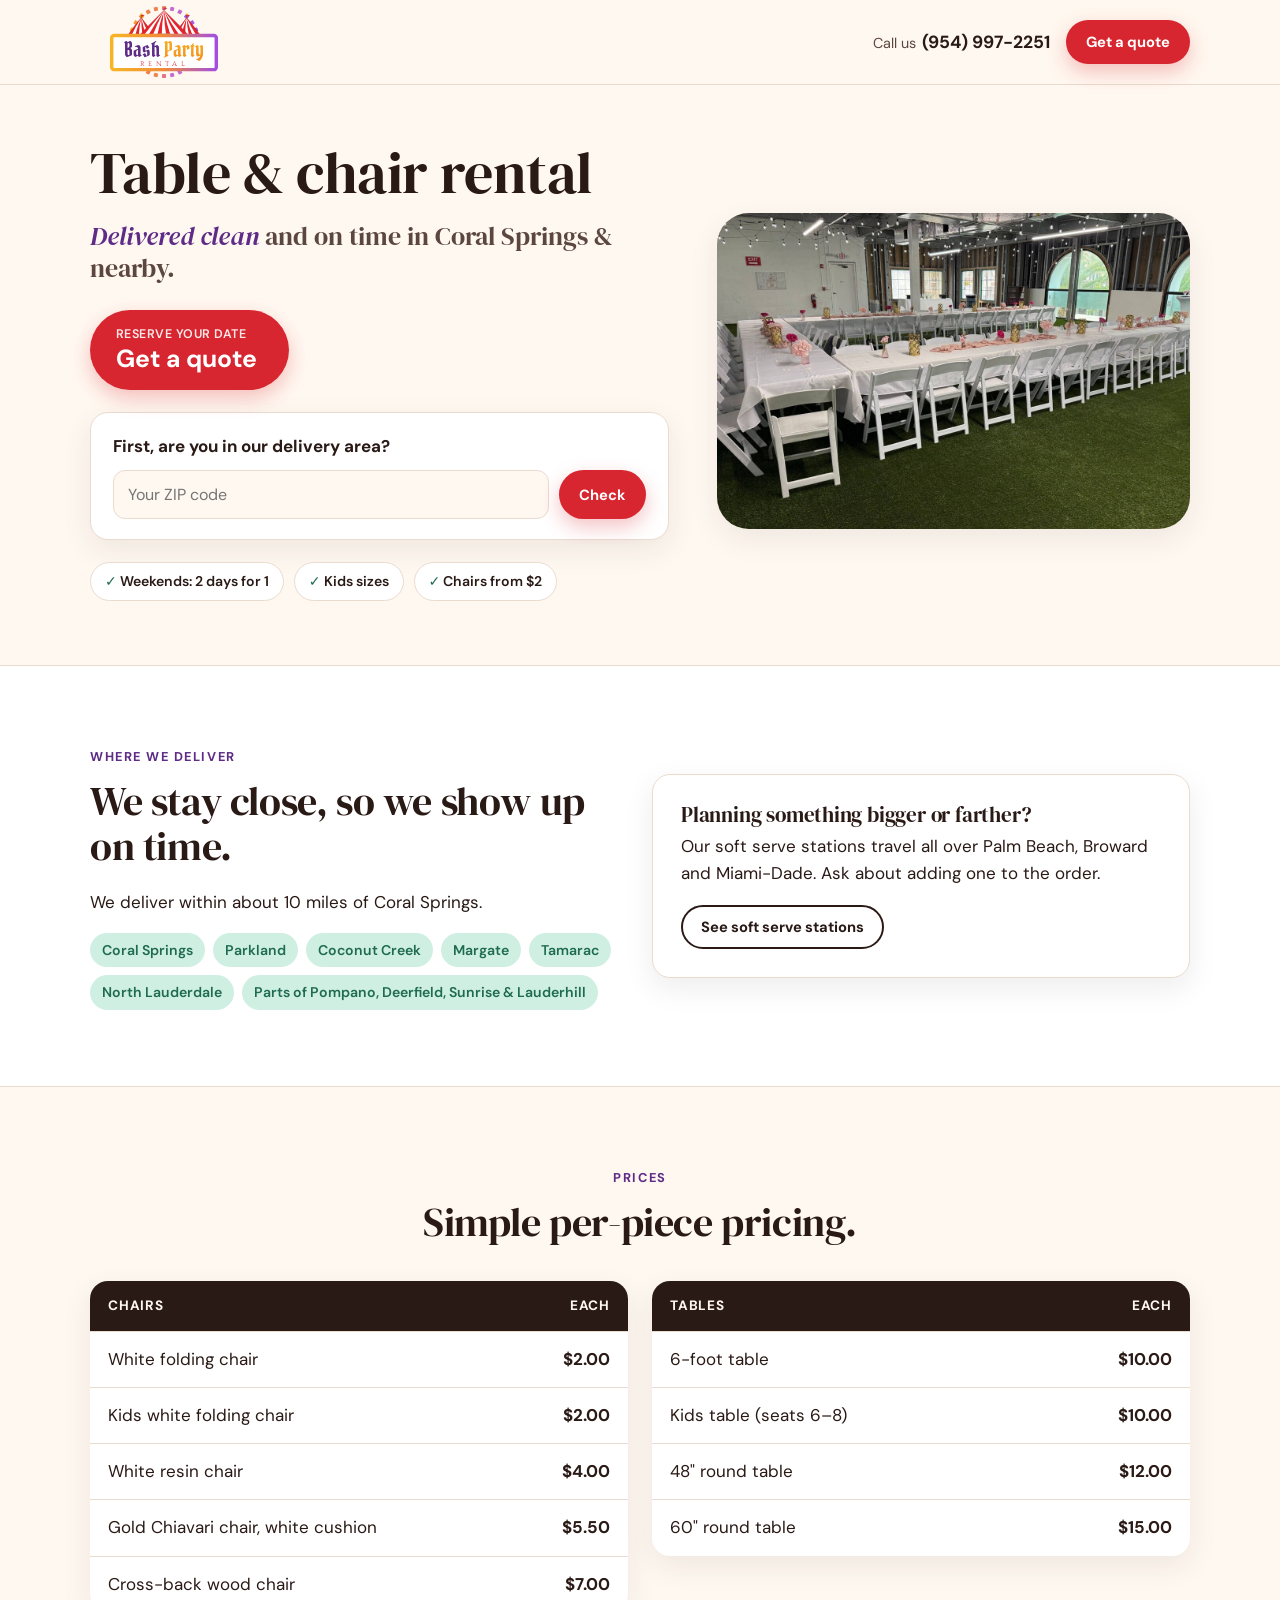
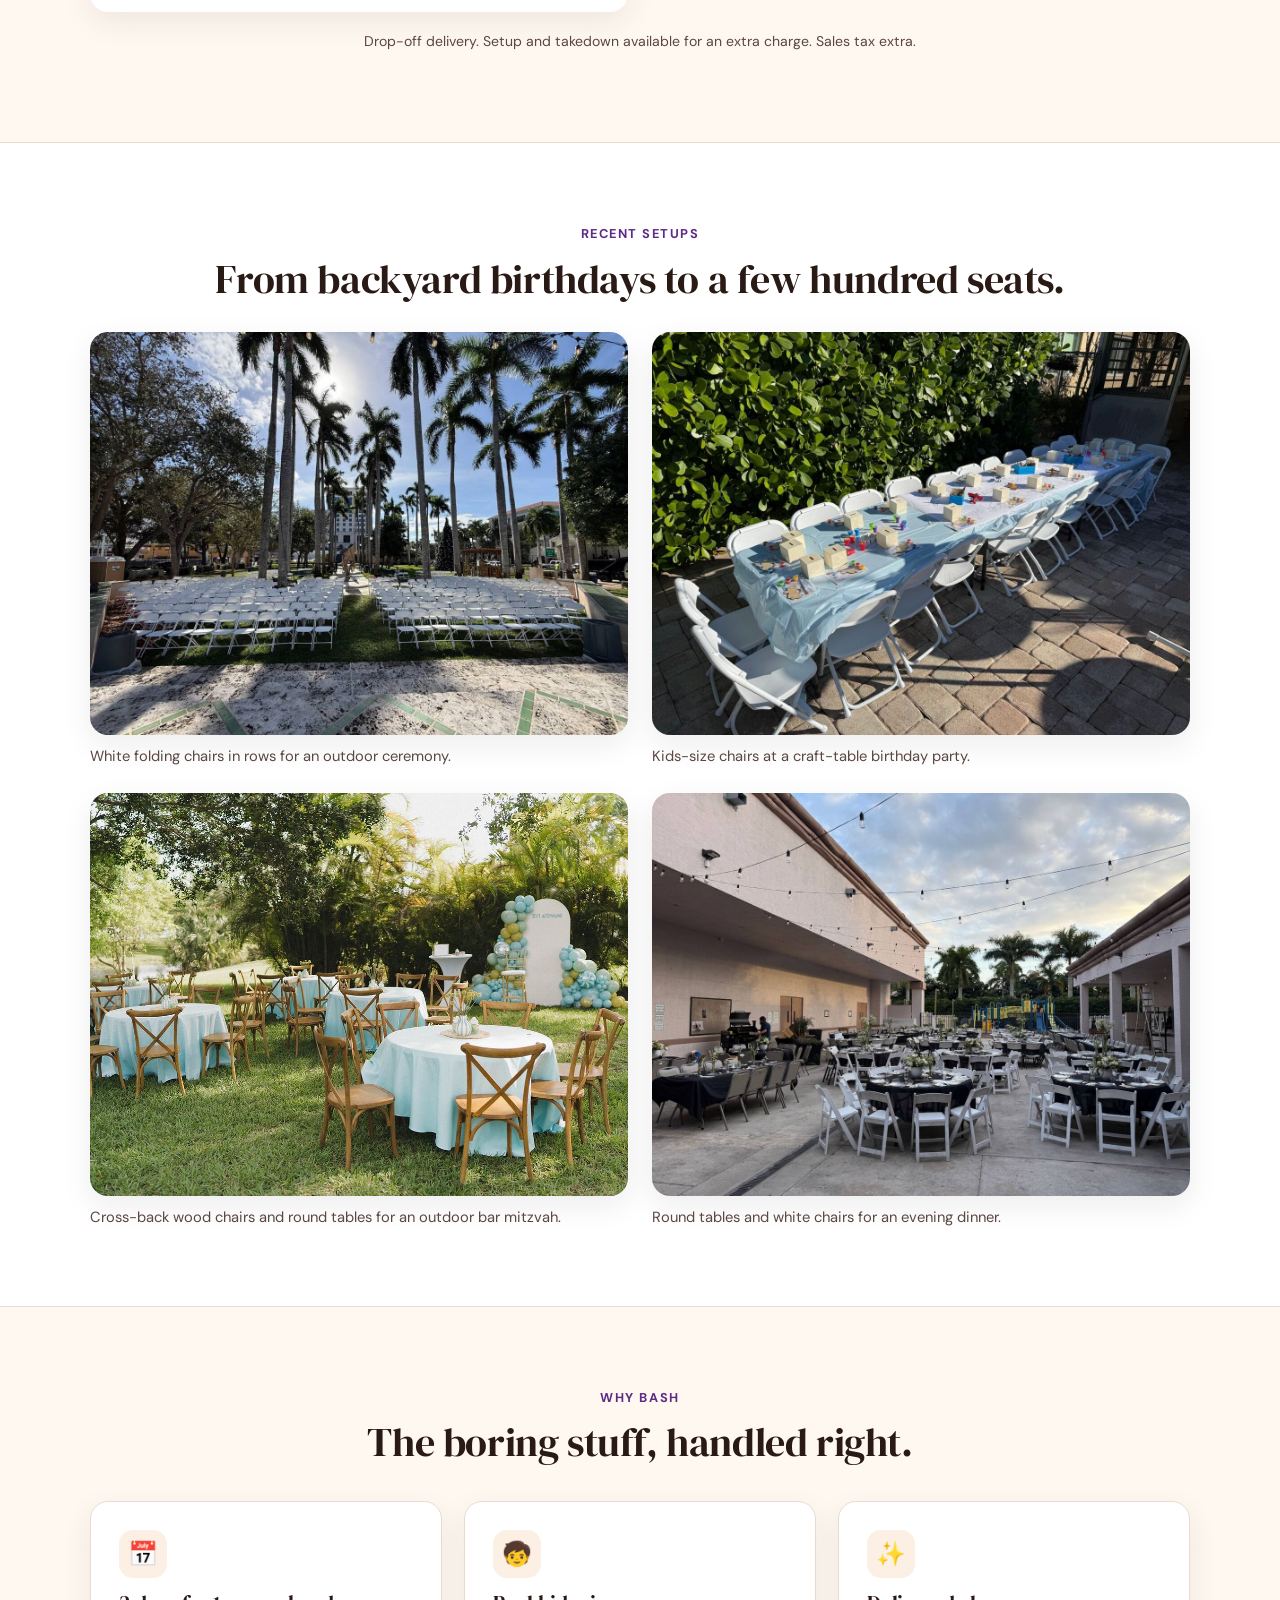
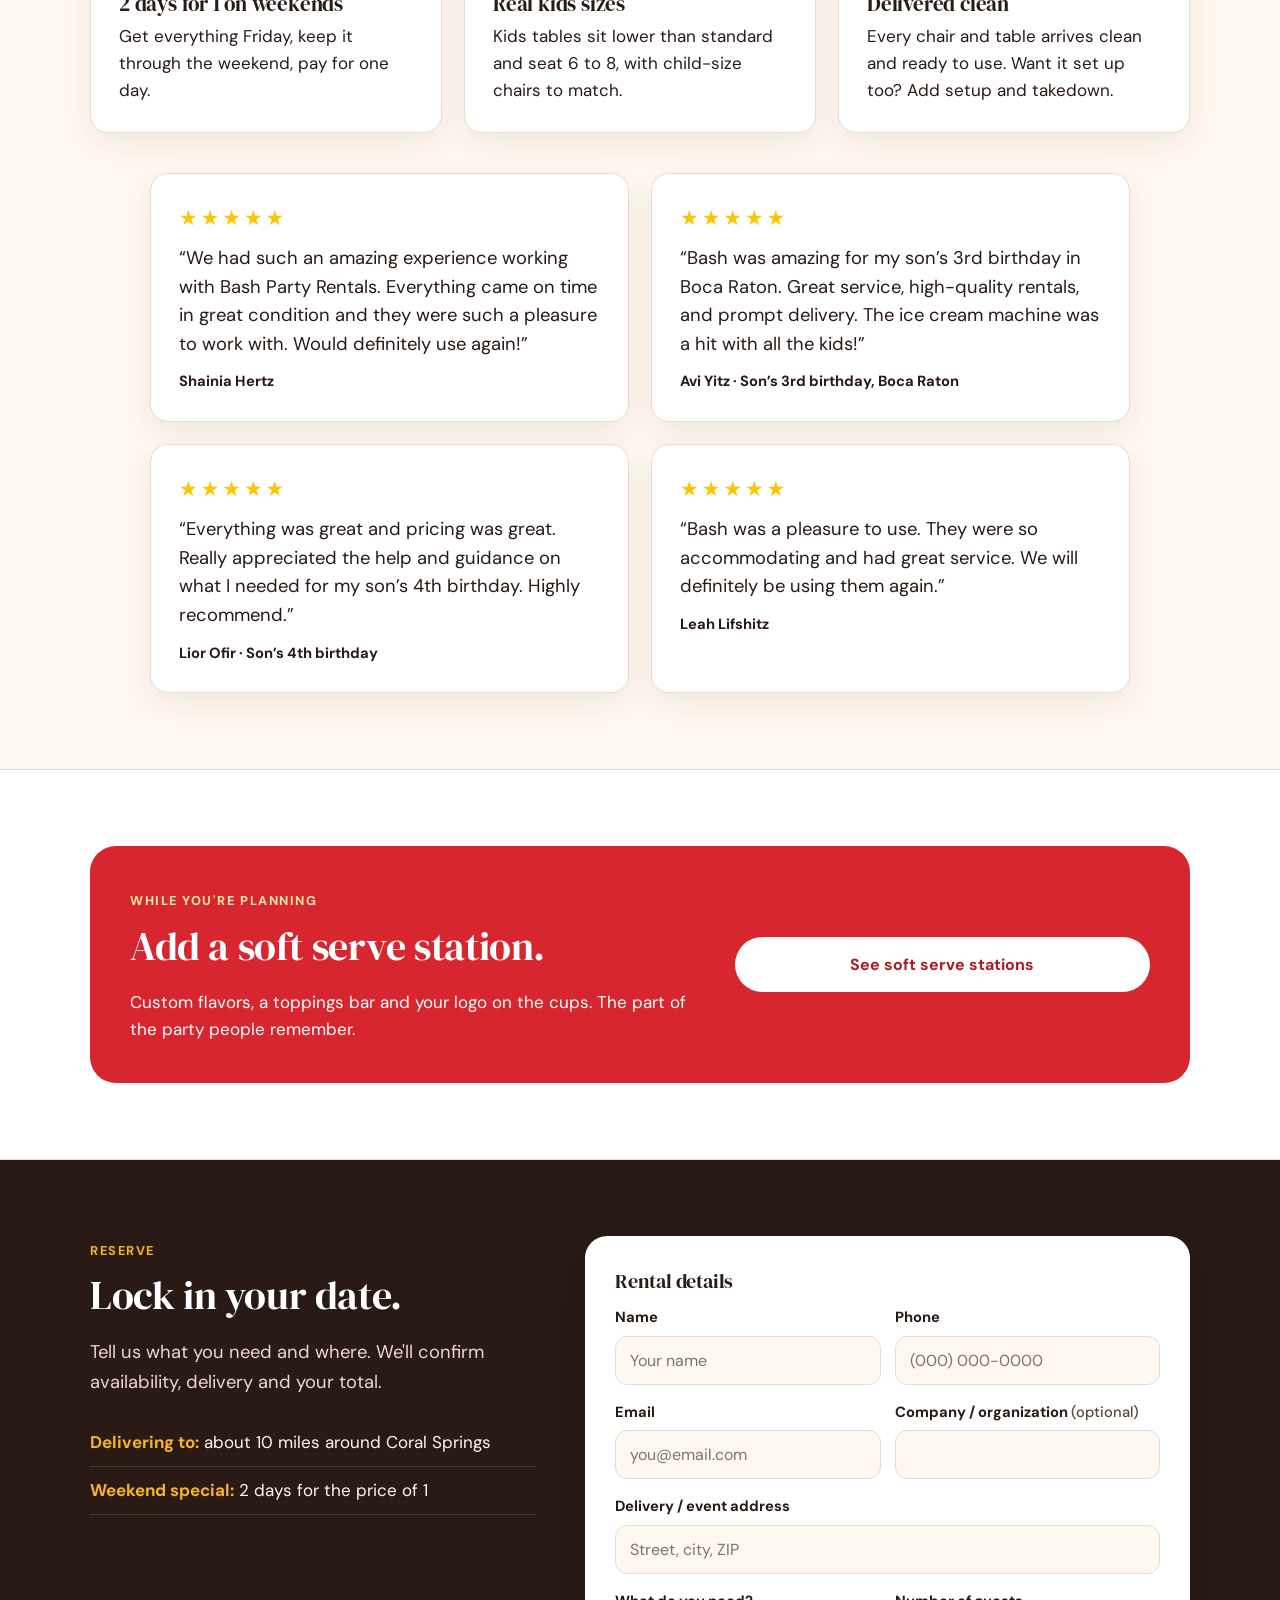
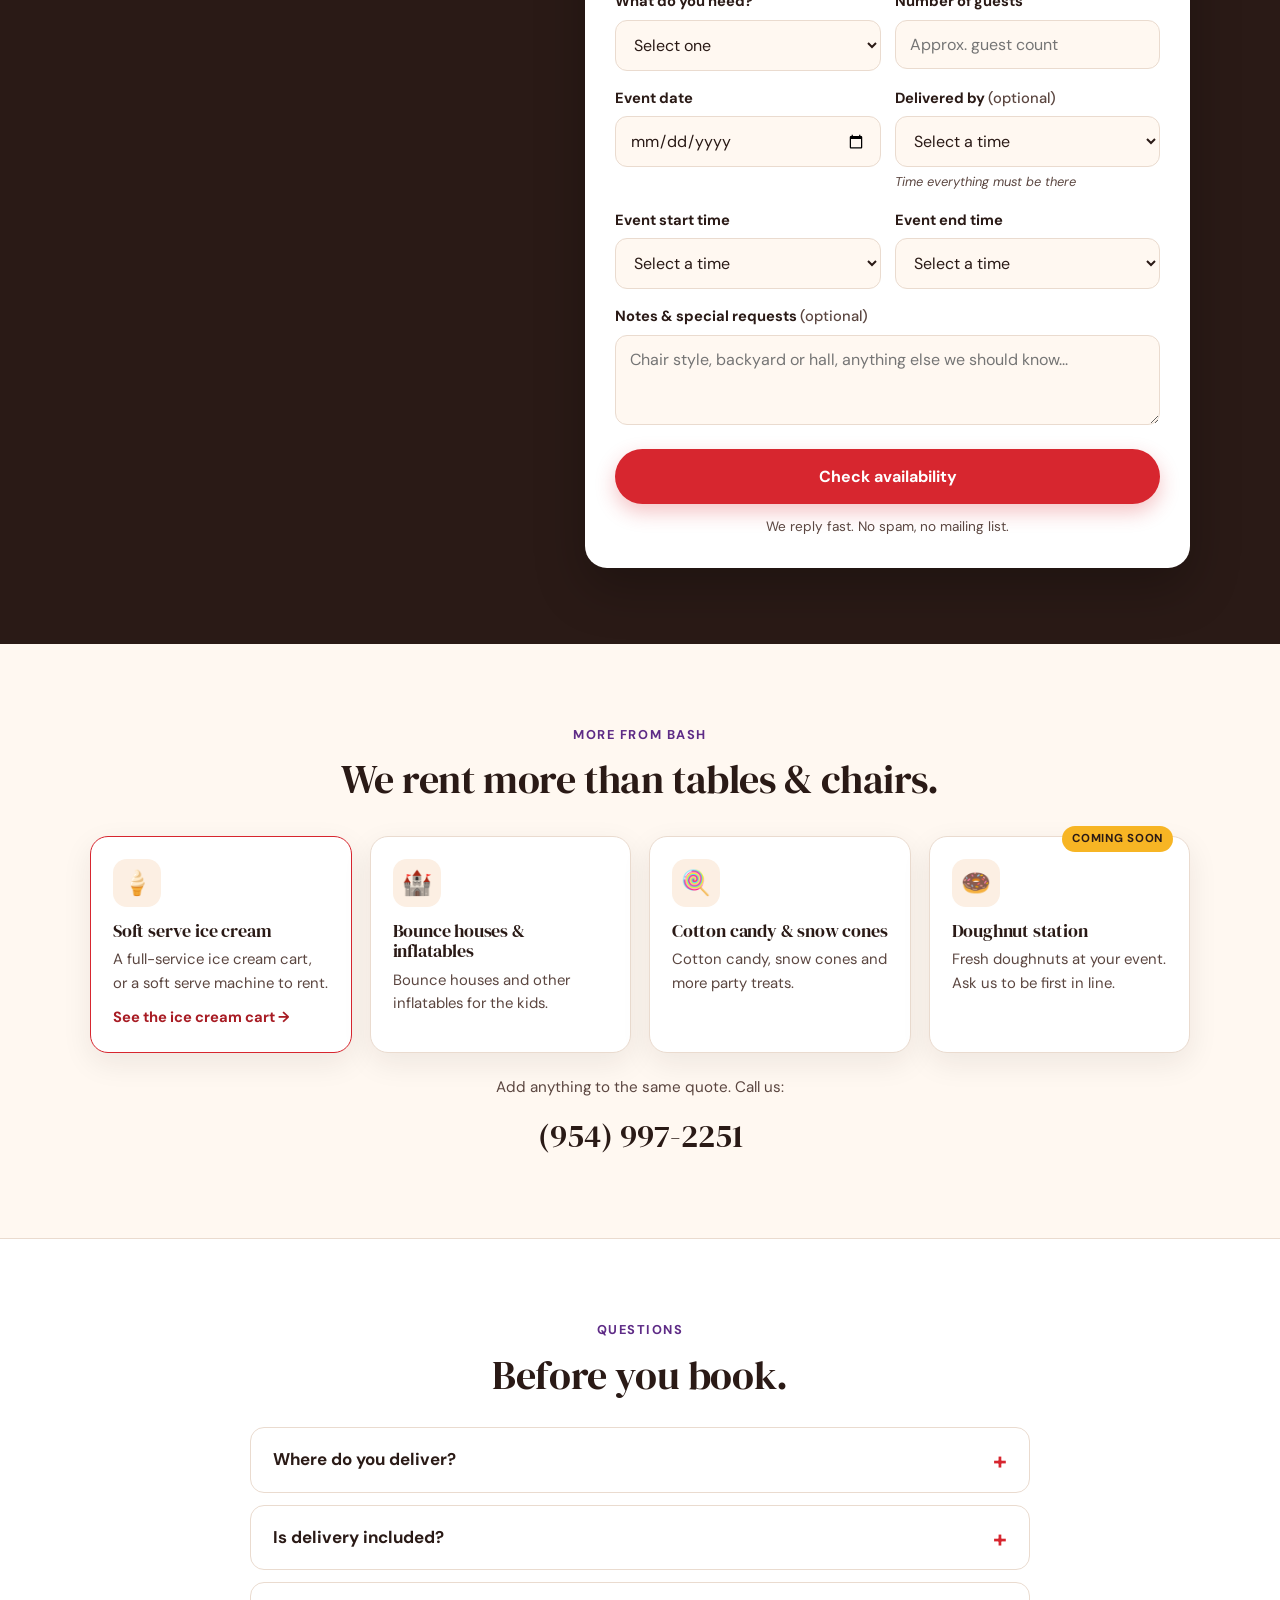
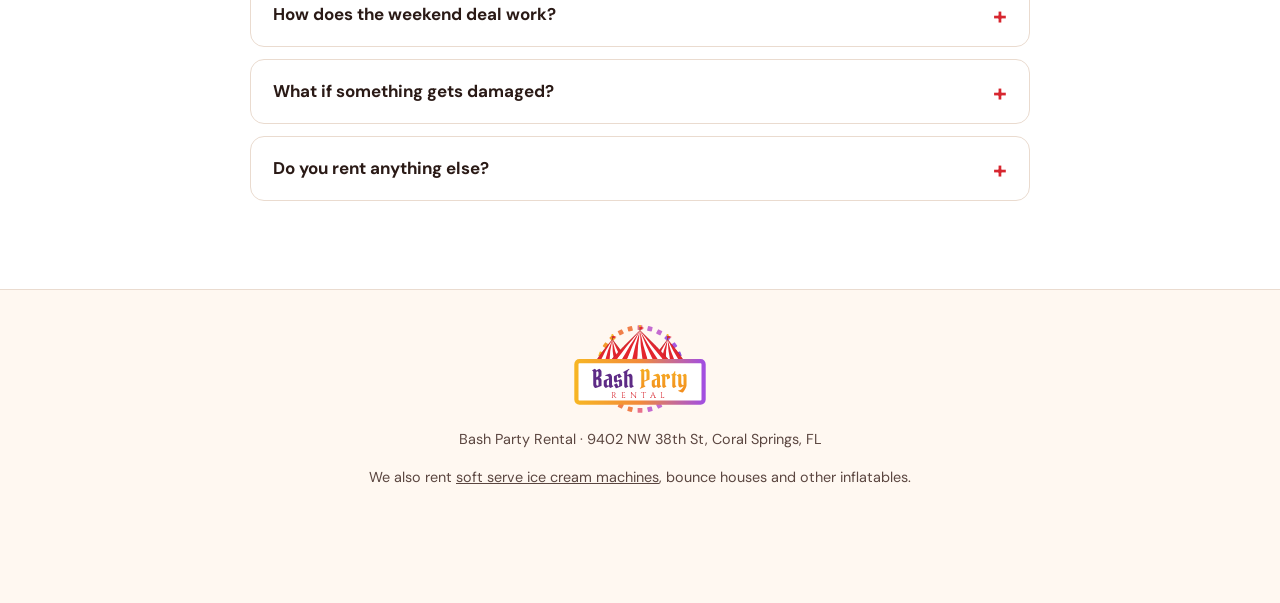
<file: tables-chairs/index.html>
<!DOCTYPE html>
<html lang="en">
<head>
<meta charset="UTF-8">
<meta name="viewport" content="width=device-width, initial-scale=1.0">
<title>Table &amp; Chair Rental in Coral Springs, Parkland &amp; Nearby | Bash Party Rental</title>
<meta name="description" content="Folding, Chiavari and kids-size chairs, round and 6-foot tables, delivered in Coral Springs, Parkland, Coconut Creek, Margate, Tamarac and nearby. Weekend rentals: 2 days for the price of 1.">
<!-- Ads landing page: kept out of search so it doesn't compete with the main site. -->
<meta name="robots" content="noindex, nofollow">
<meta name="theme-color" content="#FFF8F1">
<link rel="icon" href="data:image/svg+xml,%3Csvg xmlns='http://www.w3.org/2000/svg' viewBox='0 0 64 64'%3E%3Crect x='8' y='22' width='48' height='6' rx='2' fill='%23D7262F'/%3E%3Cpath d='M14 28v26M50 28v26' stroke='%232A1A16' stroke-width='5'/%3E%3C/svg%3E">
<link rel="preconnect" href="https://fonts.googleapis.com">
<link rel="preconnect" href="https://fonts.gstatic.com" crossorigin>
<link rel="stylesheet" href="https://fonts.googleapis.com/css2?family=DM+Serif+Display:ital@0;1&family=DM+Sans:wght@400;500;600;700&family=Pirata+One&family=Cinzel:wght@500&display=swap">
<link rel="stylesheet" href="../bash.css?v=1">
<script src="../bash.js?v=1"></script>
</head>

<body data-page="tables">

<header class="topbar">
  <div class="wrap">
    <a class="brand" href="#top" aria-label="Bash Party Rental">
      <svg class="logo" viewBox="0 0 600 300" xmlns="http://www.w3.org/2000/svg" role="img" aria-label="Bash Party Rental">
<defs><linearGradient id="bashFrame" x1="0" x2="1" y1="0" y2="0"><stop offset="0" stop-color="#F7B524"/><stop offset=".5" stop-color="#F28A3A"/><stop offset="1" stop-color="#A24FE0"/></linearGradient>
<linearGradient id="bashGold" x1="0" x2="0" y1="0" y2="1"><stop offset="0" stop-color="#F7B524"/><stop offset="1" stop-color="#F28A1E"/></linearGradient></defs>
<rect x="292.0" y="4.0" width="16" height="16" rx="2" fill="#E8708A" transform="rotate(0.0 300.0 12.0)"/><rect x="325.0" y="8.0" width="16" height="16" rx="2" fill="#C46BD0" transform="rotate(13.8 333.0 16.0)"/><rect x="356.1" y="19.8" width="16" height="16" rx="2" fill="#C46BD0" transform="rotate(27.7 364.1 27.8)"/><rect x="383.5" y="38.7" width="16" height="16" rx="2" fill="#A55AE0" transform="rotate(41.5 391.5 46.7)"/><rect x="405.6" y="63.6" width="16" height="16" rx="2" fill="#A55AE0" transform="rotate(55.4 413.6 71.6)"/><rect x="421.0" y="93.1" width="16" height="16" rx="2" fill="#8E4FD8" transform="rotate(69.2 429.0 101.1)"/><rect x="429.0" y="125.4" width="16" height="16" rx="2" fill="#8E4FD8" transform="rotate(83.1 437.0 133.4)"/><rect x="429.0" y="158.6" width="16" height="16" rx="2" fill="#8E4FD8" transform="rotate(96.9 437.0 166.6)"/><rect x="421.0" y="190.9" width="16" height="16" rx="2" fill="#8E4FD8" transform="rotate(110.8 429.0 198.9)"/><rect x="405.6" y="220.4" width="16" height="16" rx="2" fill="#A55AE0" transform="rotate(124.6 413.6 228.4)"/><rect x="383.5" y="245.3" width="16" height="16" rx="2" fill="#A55AE0" transform="rotate(138.5 391.5 253.3)"/><rect x="356.1" y="264.2" width="16" height="16" rx="2" fill="#C46BD0" transform="rotate(152.3 364.1 272.2)"/><rect x="325.0" y="276.0" width="16" height="16" rx="2" fill="#C46BD0" transform="rotate(166.2 333.0 284.0)"/><rect x="292.0" y="280.0" width="16" height="16" rx="2" fill="#E8708A" transform="rotate(180.0 300.0 288.0)"/><rect x="259.0" y="276.0" width="16" height="16" rx="2" fill="#F07F4A" transform="rotate(193.8 267.0 284.0)"/><rect x="227.9" y="264.2" width="16" height="16" rx="2" fill="#F07F4A" transform="rotate(207.7 235.9 272.2)"/><rect x="200.5" y="245.3" width="16" height="16" rx="2" fill="#F49A2C" transform="rotate(221.5 208.5 253.3)"/><rect x="178.4" y="220.4" width="16" height="16" rx="2" fill="#F49A2C" transform="rotate(235.4 186.4 228.4)"/><rect x="163.0" y="190.9" width="16" height="16" rx="2" fill="#F7B524" transform="rotate(249.2 171.0 198.9)"/><rect x="155.0" y="158.6" width="16" height="16" rx="2" fill="#F7B524" transform="rotate(263.1 163.0 166.6)"/><rect x="155.0" y="125.4" width="16" height="16" rx="2" fill="#F7B524" transform="rotate(276.9 163.0 133.4)"/><rect x="163.0" y="93.1" width="16" height="16" rx="2" fill="#F7B524" transform="rotate(290.8 171.0 101.1)"/><rect x="178.4" y="63.6" width="16" height="16" rx="2" fill="#F49A2C" transform="rotate(304.6 186.4 71.6)"/><rect x="200.5" y="38.7" width="16" height="16" rx="2" fill="#F49A2C" transform="rotate(318.5 208.5 46.7)"/><rect x="227.9" y="19.8" width="16" height="16" rx="2" fill="#F07F4A" transform="rotate(332.3 235.9 27.8)"/><rect x="259.0" y="8.0" width="16" height="16" rx="2" fill="#F07F4A" transform="rotate(346.2 267.0 16.0)"/>
<path d="M208,52 Q175.0,90.0 150.0,128 L166.0,128 Q191.0,90.0 208,52Z" fill="#E3262E"/><path d="M208,52 Q183.0,90.0 166.0,128 L182.0,128 Q199.0,90.0 208,52Z" fill="#FFFFFF"/><path d="M208,52 Q191.0,90.0 182.0,128 L198.0,128 Q207.0,90.0 208,52Z" fill="#E3262E"/><path d="M208,52 Q199.0,90.0 198.0,128 L214.0,128 Q215.0,90.0 208,52Z" fill="#FFFFFF"/><path d="M208,52 Q207.0,90.0 214.0,128 L230.0,128 Q223.0,90.0 208,52Z" fill="#E3262E"/><path d="M208,52 Q215.0,90.0 230.0,128 L246.0,128 Q231.0,90.0 208,52Z" fill="#FFFFFF"/><path d="M208,52 Q223.0,90.0 246.0,128 L262.0,128 Q239.0,90.0 208,52Z" fill="#E3262E"/><path d="M208,52 Q175.0,90.0 150,128 L262,128 Q239.0,90.0 208,52Z" fill="none" stroke="#B51D24" stroke-width="2"/><line x1="208" y1="52" x2="208" y2="38" stroke="#7A4A1E" stroke-width="3"/><path d="M208,38 l14,5 l-14,5z" fill="#E3262E"/><circle cx="208" cy="37" r="3.5" fill="#F7B524"/><path d="M392,52 Q361.0,90.0 338.0,128 L354.0,128 Q377.0,90.0 392,52Z" fill="#E3262E"/><path d="M392,52 Q369.0,90.0 354.0,128 L370.0,128 Q385.0,90.0 392,52Z" fill="#FFFFFF"/><path d="M392,52 Q377.0,90.0 370.0,128 L386.0,128 Q393.0,90.0 392,52Z" fill="#E3262E"/><path d="M392,52 Q385.0,90.0 386.0,128 L402.0,128 Q401.0,90.0 392,52Z" fill="#FFFFFF"/><path d="M392,52 Q393.0,90.0 402.0,128 L418.0,128 Q409.0,90.0 392,52Z" fill="#E3262E"/><path d="M392,52 Q401.0,90.0 418.0,128 L434.0,128 Q417.0,90.0 392,52Z" fill="#FFFFFF"/><path d="M392,52 Q409.0,90.0 434.0,128 L450.0,128 Q425.0,90.0 392,52Z" fill="#E3262E"/><path d="M392,52 Q361.0,90.0 338,128 L450,128 Q425.0,90.0 392,52Z" fill="none" stroke="#B51D24" stroke-width="2"/><line x1="392" y1="52" x2="392" y2="38" stroke="#7A4A1E" stroke-width="3"/><path d="M392,38 l14,5 l-14,5z" fill="#E3262E"/><circle cx="392" cy="37" r="3.5" fill="#F7B524"/><path d="M300,22 Q244.0,75.0 196.0,128 L214.9,128 Q261.45454545454544,75.0 300,22Z" fill="#E3262E"/><path d="M300,22 Q253.45454545454544,75.0 214.9,128 L233.8,128 Q270.9090909090909,75.0 300,22Z" fill="#FFFFFF"/><path d="M300,22 Q262.9090909090909,75.0 233.8,128 L252.7,128 Q280.3636363636364,75.0 300,22Z" fill="#E3262E"/><path d="M300,22 Q272.3636363636364,75.0 252.7,128 L271.6,128 Q289.8181818181818,75.0 300,22Z" fill="#FFFFFF"/><path d="M300,22 Q281.8181818181818,75.0 271.6,128 L290.5,128 Q299.27272727272725,75.0 300,22Z" fill="#E3262E"/><path d="M300,22 Q291.27272727272725,75.0 290.5,128 L309.5,128 Q308.72727272727275,75.0 300,22Z" fill="#FFFFFF"/><path d="M300,22 Q300.72727272727275,75.0 309.5,128 L328.4,128 Q318.1818181818182,75.0 300,22Z" fill="#E3262E"/><path d="M300,22 Q310.1818181818182,75.0 328.4,128 L347.3,128 Q327.6363636363636,75.0 300,22Z" fill="#FFFFFF"/><path d="M300,22 Q319.6363636363636,75.0 347.3,128 L366.2,128 Q337.0909090909091,75.0 300,22Z" fill="#E3262E"/><path d="M300,22 Q329.0909090909091,75.0 366.2,128 L385.1,128 Q346.54545454545456,75.0 300,22Z" fill="#FFFFFF"/><path d="M300,22 Q338.54545454545456,75.0 385.1,128 L404.0,128 Q356.0,75.0 300,22Z" fill="#E3262E"/><path d="M300,22 Q244.0,75.0 196,128 L404,128 Q356.0,75.0 300,22Z" fill="none" stroke="#B51D24" stroke-width="2"/><line x1="300" y1="22" x2="300" y2="8" stroke="#7A4A1E" stroke-width="3"/><path d="M300,8 l14,5 l-14,5z" fill="#E3262E"/><circle cx="300" cy="7" r="3.5" fill="#F7B524"/><path d="M150,128 Q300,104 450,128 L450,134 L150,134Z" fill="#9AA0A6"/>
<rect x="88" y="124" width="424" height="138" rx="10" fill="#FFFFFF" stroke="url(#bashFrame)" stroke-width="14"/>
<text x="300" y="212" text-anchor="middle" font-family="'Pirata One', 'UnifrakturMaguntia', Georgia, serif" font-size="84"><tspan fill="#5E2B86">Bash</tspan><tspan fill="url(#bashGold)" dx="18">Party</tspan></text>
<text x="300" y="248" text-anchor="middle" font-family="'Cinzel', Georgia, serif" font-size="28" letter-spacing="14" fill="#D7262F">RENTAL</text>
</svg>
    </a>
    <div class="topbar-actions">
      <a class="mobile-only btn btn-primary btn-sm btn-call" data-phone href="tel:+19549972251"><svg class="ic" viewBox="0 0 24 24" aria-hidden="true"><path d="M22 16.9v3a2 2 0 0 1-2.2 2 19.8 19.8 0 0 1-8.6-3.1 19.5 19.5 0 0 1-6-6A19.8 19.8 0 0 1 2.1 4.2 2 2 0 0 1 4.1 2h3a2 2 0 0 1 2 1.7c.1 1 .4 1.9.7 2.8a2 2 0 0 1-.5 2.1L8 9.9a16 16 0 0 0 6 6l1.3-1.3a2 2 0 0 1 2.1-.4c.9.3 1.8.6 2.8.7a2 2 0 0 1 1.7 2z" fill="currentColor"/></svg> <span class="num">(954) 997-2251</span></a>
      <span class="desk-only header-phone">Call us <span class="num">(954) 997-2251</span></span>
      <a class="desk-only btn btn-primary btn-sm" href="#quote">Get a quote</a>
    </div>
  </div>
</header>

<main id="top">

  <!-- HERO -->
  <section class="hero">
    <div class="wrap hero-grid">
      <div class="hero-text">
        <h1>Table &amp; chair rental</h1>
        <p class="hero-sub"><em>Delivered clean</em> and on time in Coral Springs &amp; nearby.</p>
        <div class="hero-call">
          <a class="mobile-only btn btn-primary btn-call btn-xl" data-phone href="tel:+19549972251"><svg class="ic" viewBox="0 0 24 24" aria-hidden="true"><path d="M22 16.9v3a2 2 0 0 1-2.2 2 19.8 19.8 0 0 1-8.6-3.1 19.5 19.5 0 0 1-6-6A19.8 19.8 0 0 1 2.1 4.2 2 2 0 0 1 4.1 2h3a2 2 0 0 1 2 1.7c.1 1 .4 1.9.7 2.8a2 2 0 0 1-.5 2.1L8 9.9a16 16 0 0 0 6 6l1.3-1.3a2 2 0 0 1 2.1-.4c.9.3 1.8.6 2.8.7a2 2 0 0 1 1.7 2z" fill="currentColor"/></svg><span><small>Call to reserve</small><span class="num">(954) 997-2251</span></span></a>
          <a class="desk-only btn btn-primary btn-xl" href="#quote"><span><small>Reserve your date</small>Get a quote</span></a>
          <p class="mobile-only call-sub">Weekend orders by phone.</p>
        </div>
        <div class="card" style="padding:20px 22px;margin-top:22px">
          <label for="zip-check" style="font-weight:700">First, are you in our delivery area?</label>
          <div class="zone">
            <input type="text" id="zip-check" inputmode="numeric" maxlength="5" placeholder="Your ZIP code" autocomplete="postal-code">
            <button type="button" class="btn btn-primary btn-sm" id="zip-btn">Check</button>
          </div>
          <div class="zone-msg" id="zip-msg" aria-live="polite"></div>
        </div>
        <ul class="trust-row">
          <li>Weekends: 2 days for 1</li>
          <li>Kids sizes</li>
          <li>Chairs from $2</li>
        </ul>
      </div>
      <div class="hero-art hero-photo">
        <img src="../images/tables-white-chairs-pink-runners.jpg" alt="Long tables with white linens, pink runners and gold centerpieces, lined with white folding chairs" width="1200" height="900" fetchpriority="high">
      </div>
    </div>
  </section>

  <!-- AREA -->
  <section class="section section-alt">
    <div class="wrap grid-2" style="align-items:center">
      <div>
        <span class="eyebrow">Where we deliver</span>
        <h2>We stay close, so we show up on time.</h2>
        <p>We deliver within about 10 miles of Coral Springs.</p>
        <ul class="cities">
          <li>Coral Springs</li><li>Parkland</li><li>Coconut Creek</li><li>Margate</li><li>Tamarac</li><li>North Lauderdale</li><li>Parts of Pompano, Deerfield, Sunrise &amp; Lauderhill</li>
        </ul>
      </div>
      <div class="card">
        <h3>Planning something bigger or farther?</h3>
        <p>Our soft serve stations travel all over Palm Beach, Broward and Miami-Dade. Ask about adding one to the order.</p>
        <a class="btn btn-ghost btn-sm" href="../soft-serve/index.html">See soft serve stations</a>
      </div>
    </div>
  </section>

  <!-- PRICES -->
  <section class="section" id="prices">
    <div class="wrap">
      <div class="center">
        <span class="eyebrow">Prices</span>
        <h2>Simple per-piece pricing.</h2>
      </div>
      <div class="grid-2" style="margin-top:36px;align-items:start">
        <table class="price-list">
          <thead><tr><th>Chairs</th><th>Each</th></tr></thead>
          <tbody>
            <tr><td>White folding chair</td><td>$2.00</td></tr>
            <tr><td>Kids white folding chair</td><td>$2.00</td></tr>
            <tr><td>White resin chair</td><td>$4.00</td></tr>
            <tr><td>Gold Chiavari chair, white cushion</td><td>$5.50</td></tr>
            <tr><td>Cross-back wood chair</td><td>$7.00</td></tr>
          </tbody>
        </table>
        <table class="price-list">
          <thead><tr><th>Tables</th><th>Each</th></tr></thead>
          <tbody>
            <tr><td>6-foot table</td><td>$10.00</td></tr>
            <tr><td>Kids table (seats 6–8)</td><td>$10.00</td></tr>
            <tr><td>48" round table</td><td>$12.00</td></tr>
            <tr><td>60" round table</td><td>$15.00</td></tr>
          </tbody>
        </table>
      </div>
      <p class="fine center" style="margin-top:18px">Drop-off delivery. Setup and takedown available for an extra charge. Sales tax extra. <span data-min-wrap>Minimum order <span data-min="tablesOrderMinimum"></span>.</span></p>
    </div>
  </section>

  <!-- RECENT SETUPS -->
  <section class="section section-alt">
    <div class="wrap">
      <div class="center">
        <span class="eyebrow">Recent setups</span>
        <h2>From backyard birthdays to a few hundred seats.</h2>
      </div>
      <div class="grid-2" style="margin-top:30px">
        <figure class="shot"><img class="pic" src="../images/ceremony-chair-rows.jpg" alt="Rows of white folding chairs set up on a lawn under palm trees for an outdoor ceremony" width="1200" height="900" loading="lazy"><figcaption>White folding chairs in rows for an outdoor ceremony.</figcaption></figure>
        <figure class="shot"><img class="pic" src="../images/kids-tables-chairs.jpg" alt="Long tables with kids-size white folding chairs and craft activities set out for a birthday party" width="1200" height="900" loading="lazy"><figcaption>Kids-size chairs at a craft-table birthday party.</figcaption></figure>
        <figure class="shot"><img class="pic" src="../images/crossback-chairs-mitzvah.jpg" alt="Cross-back wood chairs around round tables with light blue linens on a lawn for a bar mitzvah" width="1200" height="800" loading="lazy"><figcaption>Cross-back wood chairs and round tables for an outdoor bar mitzvah.</figcaption></figure>
        <figure class="shot"><img class="pic" src="../images/evening-dinner-rounds.jpg" alt="Round tables with black linens and white folding chairs set for an evening dinner in a courtyard" width="1200" height="900" loading="lazy"><figcaption>Round tables and white chairs for an evening dinner.</figcaption></figure>
      </div>
    </div>
  </section>

  <!-- WHY -->
  <section class="section">
    <div class="wrap">
      <div class="center">
        <span class="eyebrow">Why Bash</span>
        <h2>The boring stuff, handled right.</h2>
      </div>
      <div class="grid-3" style="margin-top:36px">
        <div class="card"><div class="icon-dot" aria-hidden="true">📅</div><h3>2 days for 1 on weekends</h3><p>Get everything Friday, keep it through the weekend, pay for one day.</p></div>
        <div class="card"><div class="icon-dot" aria-hidden="true">🧒</div><h3>Real kids sizes</h3><p>Kids tables sit lower than standard and seat 6 to 8, with child-size chairs to match.</p></div>
        <div class="card"><div class="icon-dot" aria-hidden="true">✨</div><h3>Delivered clean</h3><p>Every chair and table arrives clean and ready to use. Want it set up too? Add setup and takedown.</p></div>
      </div>

      <!-- Real reviews only. Add more cards here as they come in. -->
      <div class="reviews reviews-2" style="margin-top:40px">
        <blockquote class="card review review-feature">
          <div class="stars" aria-label="5 out of 5 stars">★★★★★</div>
          <p>&ldquo;We had such an amazing experience working with Bash Party Rentals. Everything came on time in great condition and they were such a pleasure to work with. Would definitely use again!&rdquo;</p>
          <cite>Shainia Hertz</cite>
        </blockquote>
        <blockquote class="card review review-feature">
          <div class="stars" aria-label="5 out of 5 stars">★★★★★</div>
          <p>&ldquo;Bash was amazing for my son&rsquo;s 3rd birthday in Boca Raton. Great service, high-quality rentals, and prompt delivery. The ice cream machine was a hit with all the kids!&rdquo;</p>
          <cite>Avi Yitz · Son&rsquo;s 3rd birthday, Boca Raton</cite>
        </blockquote>
        <blockquote class="card review review-feature">
          <div class="stars" aria-label="5 out of 5 stars">★★★★★</div>
          <p>&ldquo;Everything was great and pricing was great. Really appreciated the help and guidance on what I needed for my son&rsquo;s 4th birthday. Highly recommend.&rdquo;</p>
          <cite>Lior Ofir · Son&rsquo;s 4th birthday</cite>
        </blockquote>
        <blockquote class="card review review-feature">
          <div class="stars" aria-label="5 out of 5 stars">★★★★★</div>
          <p>&ldquo;Bash was a pleasure to use. They were so accommodating and had great service. We will definitely be using them again.&rdquo;</p>
          <cite>Leah Lifshitz</cite>
        </blockquote>
      </div>
    </div>
  </section>

  <!-- CROSS-SELL -->
  <section class="section section-alt">
    <div class="wrap">
      <div class="band">
        <div>
          <span class="eyebrow" style="color:#FFE7A8">While you're planning</span>
          <h2>Add a soft serve station.</h2>
          <p style="margin:0">Custom flavors, a toppings bar and your logo on the cups. The part of the party people remember.</p>
        </div>
        <div><a class="btn btn-block" href="../soft-serve/index.html">See soft serve stations</a></div>
      </div>
    </div>
  </section>

  <!-- QUOTE FORM -->
  <section class="section quote" id="quote">
    <div class="wrap quote-grid">
      <div class="quote-side">
        <span class="eyebrow" style="color:var(--waffle)">Reserve</span>
        <h2>Lock in your date.</h2>
        <p class="lead">Tell us what you need and where. We'll confirm availability, delivery and your total.</p>
        <ul>
          <li><strong>Delivering to:</strong> about 10 miles around Coral Springs</li>
          <li><strong>Weekend special:</strong> 2 days for the price of 1</li>
          <li class="mobile-only"><strong>This weekend?</strong> Weekend orders are taken by phone. Call us.</li>
        </ul>
        <a class="mobile-only btn btn-primary btn-call btn-lg" data-phone href="tel:+19549972251"><svg class="ic" viewBox="0 0 24 24" aria-hidden="true"><path d="M22 16.9v3a2 2 0 0 1-2.2 2 19.8 19.8 0 0 1-8.6-3.1 19.5 19.5 0 0 1-6-6A19.8 19.8 0 0 1 2.1 4.2 2 2 0 0 1 4.1 2h3a2 2 0 0 1 2 1.7c.1 1 .4 1.9.7 2.8a2 2 0 0 1-.5 2.1L8 9.9a16 16 0 0 0 6 6l1.3-1.3a2 2 0 0 1 2.1-.4c.9.3 1.8.6 2.8.7a2 2 0 0 1 1.7 2z" fill="currentColor"/></svg> Call <span class="num">(954) 997-2251</span></a>
        <p class="mobile-only quote-call">Fastest way to book, and the only way for this weekend. Or fill in the form and we'll call you.</p>
      </div>

      <form class="lead-form" data-type="tables" action="https://api.web3forms.com/submit" method="POST">
        <input type="hidden" name="access_key" value="">
        <input type="hidden" name="subject" value="New table & chair rental request (Google Ads page)">
        <input type="hidden" name="from_name" value="Bash Party Rental website">
        <input type="hidden" name="redirect" value="">
        <input type="hidden" name="lead_type" value="Tables & chairs">
        <input type="hidden" name="landing_page" value="">
        <input type="hidden" name="gclid" value=""><input type="hidden" name="gbraid" value=""><input type="hidden" name="wbraid" value="">
        <input type="hidden" name="utm_source" value=""><input type="hidden" name="utm_medium" value=""><input type="hidden" name="utm_campaign" value=""><input type="hidden" name="utm_term" value=""><input type="hidden" name="utm_content" value="">
        <input type="checkbox" name="botcheck" class="hp" tabindex="-1" autocomplete="off" aria-hidden="true">

        <h3 class="form-h">Rental details</h3>
        <div class="form-row">
          <div class="field"><label for="tc-name">Name</label><input type="text" id="tc-name" name="name" autocomplete="name" placeholder="Your name" required></div>
          <div class="field"><label for="tc-phone">Phone</label><input type="tel" id="tc-phone" name="phone" autocomplete="tel" placeholder="(000) 000-0000" required></div>
        </div>
        <div class="form-row">
          <div class="field"><label for="tc-email">Email</label><input type="email" id="tc-email" name="email" autocomplete="email" placeholder="you@email.com" required></div>
          <div class="field"><label for="tc-company">Company / organization <span class="opt">(optional)</span></label><input type="text" id="tc-company" name="company" autocomplete="organization"></div>
        </div>
        <div class="field"><label for="tc-venue">Delivery / event address</label><input type="text" id="tc-venue" name="event_address" autocomplete="street-address" placeholder="Street, city, ZIP" required></div>
        <div class="form-row">
          <div class="field">
            <label for="tc-service">What do you need?</label>
            <select id="tc-service" name="service" required>
              <option value="">Select one</option>
              <option value="Tables and chairs">Tables &amp; chairs</option>
              <option value="Tables, chairs and an ice cream cart">Tables, chairs &amp; an ice cream cart</option>
              <option value="Not sure yet">Not sure yet</option>
            </select>
          </div>
          <div class="field"><label for="tc-guests">Number of guests</label><input type="text" id="tc-guests" name="guests" inputmode="numeric" placeholder="Approx. guest count" required></div>
        </div>
        <div class="form-row">
          <div class="field"><label for="tc-date">Event date</label><input type="date" id="tc-date" name="event_date" required></div>
          <div class="field"><label for="tc-setup">Delivered by <span class="opt">(optional)</span></label><select id="tc-setup" name="setup_by"><option value="">Select a time</option><option>6:00 AM</option><option>6:30 AM</option><option>7:00 AM</option><option>7:30 AM</option><option>8:00 AM</option><option>8:30 AM</option><option>9:00 AM</option><option>9:30 AM</option><option>10:00 AM</option><option>10:30 AM</option><option>11:00 AM</option><option>11:30 AM</option><option>12:00 PM</option><option>12:30 PM</option><option>1:00 PM</option><option>1:30 PM</option><option>2:00 PM</option><option>2:30 PM</option><option>3:00 PM</option><option>3:30 PM</option><option>4:00 PM</option><option>4:30 PM</option><option>5:00 PM</option><option>5:30 PM</option><option>6:00 PM</option><option>6:30 PM</option><option>7:00 PM</option><option>7:30 PM</option><option>8:00 PM</option><option>8:30 PM</option><option>9:00 PM</option><option>9:30 PM</option><option>10:00 PM</option><option>10:30 PM</option><option>11:00 PM</option><option>11:30 PM</option><option>12:00 AM (midnight)</option></select><small class="hint">Time everything must be there</small></div>
        </div>
        <div class="form-row">
          <div class="field"><label for="tc-start">Event start time</label><select id="tc-start" name="start_time" required><option value="">Select a time</option><option>6:00 AM</option><option>6:30 AM</option><option>7:00 AM</option><option>7:30 AM</option><option>8:00 AM</option><option>8:30 AM</option><option>9:00 AM</option><option>9:30 AM</option><option>10:00 AM</option><option>10:30 AM</option><option>11:00 AM</option><option>11:30 AM</option><option>12:00 PM</option><option>12:30 PM</option><option>1:00 PM</option><option>1:30 PM</option><option>2:00 PM</option><option>2:30 PM</option><option>3:00 PM</option><option>3:30 PM</option><option>4:00 PM</option><option>4:30 PM</option><option>5:00 PM</option><option>5:30 PM</option><option>6:00 PM</option><option>6:30 PM</option><option>7:00 PM</option><option>7:30 PM</option><option>8:00 PM</option><option>8:30 PM</option><option>9:00 PM</option><option>9:30 PM</option><option>10:00 PM</option><option>10:30 PM</option><option>11:00 PM</option><option>11:30 PM</option><option>12:00 AM (midnight)</option></select></div>
          <div class="field"><label for="tc-end">Event end time</label><select id="tc-end" name="end_time" required><option value="">Select a time</option><option>6:00 AM</option><option>6:30 AM</option><option>7:00 AM</option><option>7:30 AM</option><option>8:00 AM</option><option>8:30 AM</option><option>9:00 AM</option><option>9:30 AM</option><option>10:00 AM</option><option>10:30 AM</option><option>11:00 AM</option><option>11:30 AM</option><option>12:00 PM</option><option>12:30 PM</option><option>1:00 PM</option><option>1:30 PM</option><option>2:00 PM</option><option>2:30 PM</option><option>3:00 PM</option><option>3:30 PM</option><option>4:00 PM</option><option>4:30 PM</option><option>5:00 PM</option><option>5:30 PM</option><option>6:00 PM</option><option>6:30 PM</option><option>7:00 PM</option><option>7:30 PM</option><option>8:00 PM</option><option>8:30 PM</option><option>9:00 PM</option><option>9:30 PM</option><option>10:00 PM</option><option>10:30 PM</option><option>11:00 PM</option><option>11:30 PM</option><option>12:00 AM (midnight)</option></select></div>
        </div>
        <div class="field"><label for="tc-notes">Notes &amp; special requests <span class="opt">(optional)</span></label><textarea id="tc-notes" name="message" placeholder="Chair style, backyard or hall, anything else we should know..."></textarea></div>

        <p class="form-min" data-min-wrap>Minimum order for delivery: <strong data-min="tablesOrderMinimum"></strong>.</p>
        <button class="btn btn-primary btn-block" type="submit">Check availability</button>
        <p class="form-note">We reply fast. No spam, no mailing list.</p>
      </form>
    </div>
  </section>

  <!-- MORE RENTALS -->
  <section class="section">
    <div class="wrap">
      <div class="center">
        <span class="eyebrow">More from Bash</span>
        <h2>We rent more than tables &amp; chairs.</h2>
      </div>
      <div class="rent-grid">
        <a class="card rent-card rent-link" href="../ice-cream-cart/index.html"><div class="icon-dot" aria-hidden="true">🍦</div><h3>Soft serve ice cream</h3><p>A full-service ice cream cart, or a soft serve machine to rent.</p><span class="rent-go">See the ice cream cart &rarr;</span></a>
        <div class="card rent-card"><div class="icon-dot" aria-hidden="true">🏰</div><h3>Bounce houses &amp; inflatables</h3><p>Bounce houses and other inflatables for the kids.</p></div>
        <div class="card rent-card"><div class="icon-dot" aria-hidden="true">🍭</div><h3>Cotton candy &amp; snow cones</h3><p>Cotton candy, snow cones and more party treats.</p></div>
        <div class="card rent-card"><span class="soon">Coming soon</span><div class="icon-dot" aria-hidden="true">🍩</div><h3>Doughnut station</h3><p>Fresh doughnuts at your event. Ask us to be first in line.</p></div>
      </div>
      <p class="center rent-note">Add anything to the same quote. Call us:</p>
      <div class="center rent-call">
        <a class="mobile-only btn btn-primary btn-call btn-lg" data-phone href="tel:+19549972251"><svg class="ic" viewBox="0 0 24 24" aria-hidden="true"><path d="M22 16.9v3a2 2 0 0 1-2.2 2 19.8 19.8 0 0 1-8.6-3.1 19.5 19.5 0 0 1-6-6A19.8 19.8 0 0 1 2.1 4.2 2 2 0 0 1 4.1 2h3a2 2 0 0 1 2 1.7c.1 1 .4 1.9.7 2.8a2 2 0 0 1-.5 2.1L8 9.9a16 16 0 0 0 6 6l1.3-1.3a2 2 0 0 1 2.1-.4c.9.3 1.8.6 2.8.7a2 2 0 0 1 1.7 2z" fill="currentColor"/></svg> Call <span class="num">(954) 997-2251</span></a>
        <span class="desk-only rent-phone"><span class="num">(954) 997-2251</span></span>
      </div>
    </div>
  </section>

  <!-- FAQ -->
  <section class="section section-alt">
    <div class="wrap">
      <div class="center"><span class="eyebrow">Questions</span><h2>Before you book.</h2></div>
      <div class="faq" style="margin-top:30px">
        <details><summary>Where do you deliver?</summary><p>About 10 miles around Coral Springs: Coral Springs, Parkland, Coconut Creek, Margate, Tamarac, North Lauderdale and nearby parts of Pompano, Deerfield, Sunrise and Lauderhill. Put your ZIP in the form and we'll confirm.</p></details>
        <details><summary>Is delivery included?</summary><p>Drop-off and pickup are included inside our delivery area. Setup and takedown are available for an extra charge.</p></details>
        <details><summary>How does the weekend deal work?</summary><p>Weekend rentals are 2 days for the price of 1. Weekend orders are placed by phone, so give us a call.</p></details>
        <details><summary>What if something gets damaged?</summary><p>Everything goes out clean. Excessive damage may be charged, and you can add damage protection when you book.</p></details>
        <details><summary>Do you rent anything else?</summary><p>Yes. Soft serve ice cream machines are our main event, and we also rent bounce houses and other inflatables, plus cotton candy and snow cone machines. Ask when you call.</p></details>
      </div>
    </div>
  </section>

</main>

<footer class="foot">
  <div class="wrap">
    <svg class="logo-foot" viewBox="0 0 600 300" xmlns="http://www.w3.org/2000/svg" role="img" aria-label="Bash Party Rental">
<defs><linearGradient id="bashFrame" x1="0" x2="1" y1="0" y2="0"><stop offset="0" stop-color="#F7B524"/><stop offset=".5" stop-color="#F28A3A"/><stop offset="1" stop-color="#A24FE0"/></linearGradient>
<linearGradient id="bashGold" x1="0" x2="0" y1="0" y2="1"><stop offset="0" stop-color="#F7B524"/><stop offset="1" stop-color="#F28A1E"/></linearGradient></defs>
<rect x="292.0" y="4.0" width="16" height="16" rx="2" fill="#E8708A" transform="rotate(0.0 300.0 12.0)"/><rect x="325.0" y="8.0" width="16" height="16" rx="2" fill="#C46BD0" transform="rotate(13.8 333.0 16.0)"/><rect x="356.1" y="19.8" width="16" height="16" rx="2" fill="#C46BD0" transform="rotate(27.7 364.1 27.8)"/><rect x="383.5" y="38.7" width="16" height="16" rx="2" fill="#A55AE0" transform="rotate(41.5 391.5 46.7)"/><rect x="405.6" y="63.6" width="16" height="16" rx="2" fill="#A55AE0" transform="rotate(55.4 413.6 71.6)"/><rect x="421.0" y="93.1" width="16" height="16" rx="2" fill="#8E4FD8" transform="rotate(69.2 429.0 101.1)"/><rect x="429.0" y="125.4" width="16" height="16" rx="2" fill="#8E4FD8" transform="rotate(83.1 437.0 133.4)"/><rect x="429.0" y="158.6" width="16" height="16" rx="2" fill="#8E4FD8" transform="rotate(96.9 437.0 166.6)"/><rect x="421.0" y="190.9" width="16" height="16" rx="2" fill="#8E4FD8" transform="rotate(110.8 429.0 198.9)"/><rect x="405.6" y="220.4" width="16" height="16" rx="2" fill="#A55AE0" transform="rotate(124.6 413.6 228.4)"/><rect x="383.5" y="245.3" width="16" height="16" rx="2" fill="#A55AE0" transform="rotate(138.5 391.5 253.3)"/><rect x="356.1" y="264.2" width="16" height="16" rx="2" fill="#C46BD0" transform="rotate(152.3 364.1 272.2)"/><rect x="325.0" y="276.0" width="16" height="16" rx="2" fill="#C46BD0" transform="rotate(166.2 333.0 284.0)"/><rect x="292.0" y="280.0" width="16" height="16" rx="2" fill="#E8708A" transform="rotate(180.0 300.0 288.0)"/><rect x="259.0" y="276.0" width="16" height="16" rx="2" fill="#F07F4A" transform="rotate(193.8 267.0 284.0)"/><rect x="227.9" y="264.2" width="16" height="16" rx="2" fill="#F07F4A" transform="rotate(207.7 235.9 272.2)"/><rect x="200.5" y="245.3" width="16" height="16" rx="2" fill="#F49A2C" transform="rotate(221.5 208.5 253.3)"/><rect x="178.4" y="220.4" width="16" height="16" rx="2" fill="#F49A2C" transform="rotate(235.4 186.4 228.4)"/><rect x="163.0" y="190.9" width="16" height="16" rx="2" fill="#F7B524" transform="rotate(249.2 171.0 198.9)"/><rect x="155.0" y="158.6" width="16" height="16" rx="2" fill="#F7B524" transform="rotate(263.1 163.0 166.6)"/><rect x="155.0" y="125.4" width="16" height="16" rx="2" fill="#F7B524" transform="rotate(276.9 163.0 133.4)"/><rect x="163.0" y="93.1" width="16" height="16" rx="2" fill="#F7B524" transform="rotate(290.8 171.0 101.1)"/><rect x="178.4" y="63.6" width="16" height="16" rx="2" fill="#F49A2C" transform="rotate(304.6 186.4 71.6)"/><rect x="200.5" y="38.7" width="16" height="16" rx="2" fill="#F49A2C" transform="rotate(318.5 208.5 46.7)"/><rect x="227.9" y="19.8" width="16" height="16" rx="2" fill="#F07F4A" transform="rotate(332.3 235.9 27.8)"/><rect x="259.0" y="8.0" width="16" height="16" rx="2" fill="#F07F4A" transform="rotate(346.2 267.0 16.0)"/>
<path d="M208,52 Q175.0,90.0 150.0,128 L166.0,128 Q191.0,90.0 208,52Z" fill="#E3262E"/><path d="M208,52 Q183.0,90.0 166.0,128 L182.0,128 Q199.0,90.0 208,52Z" fill="#FFFFFF"/><path d="M208,52 Q191.0,90.0 182.0,128 L198.0,128 Q207.0,90.0 208,52Z" fill="#E3262E"/><path d="M208,52 Q199.0,90.0 198.0,128 L214.0,128 Q215.0,90.0 208,52Z" fill="#FFFFFF"/><path d="M208,52 Q207.0,90.0 214.0,128 L230.0,128 Q223.0,90.0 208,52Z" fill="#E3262E"/><path d="M208,52 Q215.0,90.0 230.0,128 L246.0,128 Q231.0,90.0 208,52Z" fill="#FFFFFF"/><path d="M208,52 Q223.0,90.0 246.0,128 L262.0,128 Q239.0,90.0 208,52Z" fill="#E3262E"/><path d="M208,52 Q175.0,90.0 150,128 L262,128 Q239.0,90.0 208,52Z" fill="none" stroke="#B51D24" stroke-width="2"/><line x1="208" y1="52" x2="208" y2="38" stroke="#7A4A1E" stroke-width="3"/><path d="M208,38 l14,5 l-14,5z" fill="#E3262E"/><circle cx="208" cy="37" r="3.5" fill="#F7B524"/><path d="M392,52 Q361.0,90.0 338.0,128 L354.0,128 Q377.0,90.0 392,52Z" fill="#E3262E"/><path d="M392,52 Q369.0,90.0 354.0,128 L370.0,128 Q385.0,90.0 392,52Z" fill="#FFFFFF"/><path d="M392,52 Q377.0,90.0 370.0,128 L386.0,128 Q393.0,90.0 392,52Z" fill="#E3262E"/><path d="M392,52 Q385.0,90.0 386.0,128 L402.0,128 Q401.0,90.0 392,52Z" fill="#FFFFFF"/><path d="M392,52 Q393.0,90.0 402.0,128 L418.0,128 Q409.0,90.0 392,52Z" fill="#E3262E"/><path d="M392,52 Q401.0,90.0 418.0,128 L434.0,128 Q417.0,90.0 392,52Z" fill="#FFFFFF"/><path d="M392,52 Q409.0,90.0 434.0,128 L450.0,128 Q425.0,90.0 392,52Z" fill="#E3262E"/><path d="M392,52 Q361.0,90.0 338,128 L450,128 Q425.0,90.0 392,52Z" fill="none" stroke="#B51D24" stroke-width="2"/><line x1="392" y1="52" x2="392" y2="38" stroke="#7A4A1E" stroke-width="3"/><path d="M392,38 l14,5 l-14,5z" fill="#E3262E"/><circle cx="392" cy="37" r="3.5" fill="#F7B524"/><path d="M300,22 Q244.0,75.0 196.0,128 L214.9,128 Q261.45454545454544,75.0 300,22Z" fill="#E3262E"/><path d="M300,22 Q253.45454545454544,75.0 214.9,128 L233.8,128 Q270.9090909090909,75.0 300,22Z" fill="#FFFFFF"/><path d="M300,22 Q262.9090909090909,75.0 233.8,128 L252.7,128 Q280.3636363636364,75.0 300,22Z" fill="#E3262E"/><path d="M300,22 Q272.3636363636364,75.0 252.7,128 L271.6,128 Q289.8181818181818,75.0 300,22Z" fill="#FFFFFF"/><path d="M300,22 Q281.8181818181818,75.0 271.6,128 L290.5,128 Q299.27272727272725,75.0 300,22Z" fill="#E3262E"/><path d="M300,22 Q291.27272727272725,75.0 290.5,128 L309.5,128 Q308.72727272727275,75.0 300,22Z" fill="#FFFFFF"/><path d="M300,22 Q300.72727272727275,75.0 309.5,128 L328.4,128 Q318.1818181818182,75.0 300,22Z" fill="#E3262E"/><path d="M300,22 Q310.1818181818182,75.0 328.4,128 L347.3,128 Q327.6363636363636,75.0 300,22Z" fill="#FFFFFF"/><path d="M300,22 Q319.6363636363636,75.0 347.3,128 L366.2,128 Q337.0909090909091,75.0 300,22Z" fill="#E3262E"/><path d="M300,22 Q329.0909090909091,75.0 366.2,128 L385.1,128 Q346.54545454545456,75.0 300,22Z" fill="#FFFFFF"/><path d="M300,22 Q338.54545454545456,75.0 385.1,128 L404.0,128 Q356.0,75.0 300,22Z" fill="#E3262E"/><path d="M300,22 Q244.0,75.0 196,128 L404,128 Q356.0,75.0 300,22Z" fill="none" stroke="#B51D24" stroke-width="2"/><line x1="300" y1="22" x2="300" y2="8" stroke="#7A4A1E" stroke-width="3"/><path d="M300,8 l14,5 l-14,5z" fill="#E3262E"/><circle cx="300" cy="7" r="3.5" fill="#F7B524"/><path d="M150,128 Q300,104 450,128 L450,134 L150,134Z" fill="#9AA0A6"/>
<rect x="88" y="124" width="424" height="138" rx="10" fill="#FFFFFF" stroke="url(#bashFrame)" stroke-width="14"/>
<text x="300" y="212" text-anchor="middle" font-family="'Pirata One', 'UnifrakturMaguntia', Georgia, serif" font-size="84"><tspan fill="#5E2B86">Bash</tspan><tspan fill="url(#bashGold)" dx="18">Party</tspan></text>
<text x="300" y="248" text-anchor="middle" font-family="'Cinzel', Georgia, serif" font-size="28" letter-spacing="14" fill="#D7262F">RENTAL</text>
</svg>
    <p>Bash Party Rental · 9402 NW 38th St, Coral Springs, FL<span class="mobile-only"> · <a data-phone href="tel:+19549972251">(954) 997-2251</a></span></p>
    <p>We also rent <a href="../soft-serve/index.html">soft serve ice cream machines</a>, bounce houses and other inflatables.</p>
  </div>
</footer>

<div class="mobile-bar">
  <a class="btn btn-primary btn-call" data-phone href="tel:+19549972251"><svg class="ic" viewBox="0 0 24 24" aria-hidden="true"><path d="M22 16.9v3a2 2 0 0 1-2.2 2 19.8 19.8 0 0 1-8.6-3.1 19.5 19.5 0 0 1-6-6A19.8 19.8 0 0 1 2.1 4.2 2 2 0 0 1 4.1 2h3a2 2 0 0 1 2 1.7c.1 1 .4 1.9.7 2.8a2 2 0 0 1-.5 2.1L8 9.9a16 16 0 0 0 6 6l1.3-1.3a2 2 0 0 1 2.1-.4c.9.3 1.8.6 2.8.7a2 2 0 0 1 1.7 2z" fill="currentColor"/></svg> Call <span class="num">(954) 997-2251</span></a>
  <a class="btn btn-ghost" href="#quote">Quote</a>
</div>

</body>
</html>
</file>
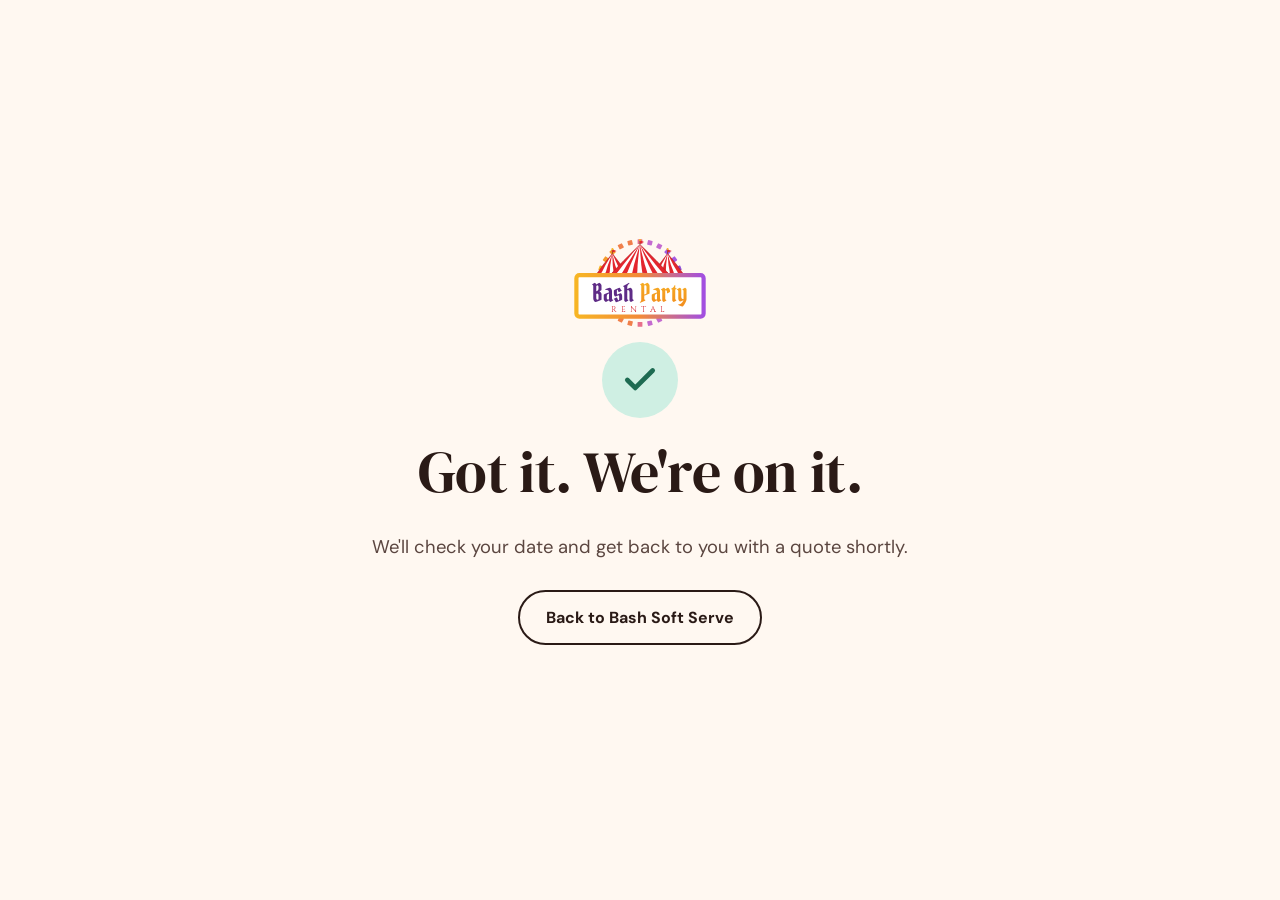
<file: thank-you/index.html>
<!DOCTYPE html>
<html lang="en">
<head>
<meta charset="UTF-8">
<meta name="viewport" content="width=device-width, initial-scale=1.0">
<title>Request Received | Bash</title>
<meta name="robots" content="noindex, nofollow">
<meta name="theme-color" content="#FFF8F1">
<link rel="preconnect" href="https://fonts.googleapis.com">
<link rel="preconnect" href="https://fonts.gstatic.com" crossorigin>
<link rel="stylesheet" href="https://fonts.googleapis.com/css2?family=DM+Serif+Display:ital@0;1&family=DM+Sans:wght@400;500;700&family=Pirata+One&family=Cinzel:wght@500&display=swap">
<link rel="stylesheet" href="../bash.css?v=1">
<script src="../bash.js?v=1"></script>
<script>
  /* The conversion. Fires once per submission (a refresh won't double count). */
  (function () {
    var type = new URLSearchParams(location.search).get('type') === 'tables' ? 'tables' : 'softserve';
    var done = null, ec = null;
    try { done = sessionStorage.getItem('bash_conv_done'); ec = JSON.parse(sessionStorage.getItem('bash_ec') || 'null'); } catch (e) {}
    // Count only right after a real form submit in this tab (bash.js sets bash_ec on submit).
    if (done || !ec) return;

    // Enhanced Conversions: Google hashes these before sending.
    if (ec && (ec.email || ec.phone_number)) {
      var ud = {};
      if (ec.email) ud.email = ec.email;
      if (ec.phone_number) ud.phone_number = ec.phone_number;
      gtag('set', 'user_data', ud);
    }
    var txn = 'bash-' + Date.now() + '-' + Math.random().toString(36).slice(2, 8);
    gtag('event', 'generate_lead', { event_category: 'Lead', page_type: type });
    window.bashTrack.adsConversion(type === 'tables' ? 'tablesLead' : 'softServeLead', { transaction_id: txn });
    try { sessionStorage.setItem('bash_conv_done', '1'); sessionStorage.removeItem('bash_ec'); } catch (e) {}
  })();
</script>
</head>
<body>
<main class="thanks">
  <div class="thanks-inner">
    <svg class="logo-foot" viewBox="0 0 600 300" xmlns="http://www.w3.org/2000/svg" role="img" aria-label="Bash Party Rental">
<defs><linearGradient id="bashFrame" x1="0" x2="1" y1="0" y2="0"><stop offset="0" stop-color="#F7B524"/><stop offset=".5" stop-color="#F28A3A"/><stop offset="1" stop-color="#A24FE0"/></linearGradient>
<linearGradient id="bashGold" x1="0" x2="0" y1="0" y2="1"><stop offset="0" stop-color="#F7B524"/><stop offset="1" stop-color="#F28A1E"/></linearGradient></defs>
<rect x="292.0" y="4.0" width="16" height="16" rx="2" fill="#E8708A" transform="rotate(0.0 300.0 12.0)"/><rect x="325.0" y="8.0" width="16" height="16" rx="2" fill="#C46BD0" transform="rotate(13.8 333.0 16.0)"/><rect x="356.1" y="19.8" width="16" height="16" rx="2" fill="#C46BD0" transform="rotate(27.7 364.1 27.8)"/><rect x="383.5" y="38.7" width="16" height="16" rx="2" fill="#A55AE0" transform="rotate(41.5 391.5 46.7)"/><rect x="405.6" y="63.6" width="16" height="16" rx="2" fill="#A55AE0" transform="rotate(55.4 413.6 71.6)"/><rect x="421.0" y="93.1" width="16" height="16" rx="2" fill="#8E4FD8" transform="rotate(69.2 429.0 101.1)"/><rect x="429.0" y="125.4" width="16" height="16" rx="2" fill="#8E4FD8" transform="rotate(83.1 437.0 133.4)"/><rect x="429.0" y="158.6" width="16" height="16" rx="2" fill="#8E4FD8" transform="rotate(96.9 437.0 166.6)"/><rect x="421.0" y="190.9" width="16" height="16" rx="2" fill="#8E4FD8" transform="rotate(110.8 429.0 198.9)"/><rect x="405.6" y="220.4" width="16" height="16" rx="2" fill="#A55AE0" transform="rotate(124.6 413.6 228.4)"/><rect x="383.5" y="245.3" width="16" height="16" rx="2" fill="#A55AE0" transform="rotate(138.5 391.5 253.3)"/><rect x="356.1" y="264.2" width="16" height="16" rx="2" fill="#C46BD0" transform="rotate(152.3 364.1 272.2)"/><rect x="325.0" y="276.0" width="16" height="16" rx="2" fill="#C46BD0" transform="rotate(166.2 333.0 284.0)"/><rect x="292.0" y="280.0" width="16" height="16" rx="2" fill="#E8708A" transform="rotate(180.0 300.0 288.0)"/><rect x="259.0" y="276.0" width="16" height="16" rx="2" fill="#F07F4A" transform="rotate(193.8 267.0 284.0)"/><rect x="227.9" y="264.2" width="16" height="16" rx="2" fill="#F07F4A" transform="rotate(207.7 235.9 272.2)"/><rect x="200.5" y="245.3" width="16" height="16" rx="2" fill="#F49A2C" transform="rotate(221.5 208.5 253.3)"/><rect x="178.4" y="220.4" width="16" height="16" rx="2" fill="#F49A2C" transform="rotate(235.4 186.4 228.4)"/><rect x="163.0" y="190.9" width="16" height="16" rx="2" fill="#F7B524" transform="rotate(249.2 171.0 198.9)"/><rect x="155.0" y="158.6" width="16" height="16" rx="2" fill="#F7B524" transform="rotate(263.1 163.0 166.6)"/><rect x="155.0" y="125.4" width="16" height="16" rx="2" fill="#F7B524" transform="rotate(276.9 163.0 133.4)"/><rect x="163.0" y="93.1" width="16" height="16" rx="2" fill="#F7B524" transform="rotate(290.8 171.0 101.1)"/><rect x="178.4" y="63.6" width="16" height="16" rx="2" fill="#F49A2C" transform="rotate(304.6 186.4 71.6)"/><rect x="200.5" y="38.7" width="16" height="16" rx="2" fill="#F49A2C" transform="rotate(318.5 208.5 46.7)"/><rect x="227.9" y="19.8" width="16" height="16" rx="2" fill="#F07F4A" transform="rotate(332.3 235.9 27.8)"/><rect x="259.0" y="8.0" width="16" height="16" rx="2" fill="#F07F4A" transform="rotate(346.2 267.0 16.0)"/>
<path d="M208,52 Q175.0,90.0 150.0,128 L166.0,128 Q191.0,90.0 208,52Z" fill="#E3262E"/><path d="M208,52 Q183.0,90.0 166.0,128 L182.0,128 Q199.0,90.0 208,52Z" fill="#FFFFFF"/><path d="M208,52 Q191.0,90.0 182.0,128 L198.0,128 Q207.0,90.0 208,52Z" fill="#E3262E"/><path d="M208,52 Q199.0,90.0 198.0,128 L214.0,128 Q215.0,90.0 208,52Z" fill="#FFFFFF"/><path d="M208,52 Q207.0,90.0 214.0,128 L230.0,128 Q223.0,90.0 208,52Z" fill="#E3262E"/><path d="M208,52 Q215.0,90.0 230.0,128 L246.0,128 Q231.0,90.0 208,52Z" fill="#FFFFFF"/><path d="M208,52 Q223.0,90.0 246.0,128 L262.0,128 Q239.0,90.0 208,52Z" fill="#E3262E"/><path d="M208,52 Q175.0,90.0 150,128 L262,128 Q239.0,90.0 208,52Z" fill="none" stroke="#B51D24" stroke-width="2"/><line x1="208" y1="52" x2="208" y2="38" stroke="#7A4A1E" stroke-width="3"/><path d="M208,38 l14,5 l-14,5z" fill="#E3262E"/><circle cx="208" cy="37" r="3.5" fill="#F7B524"/><path d="M392,52 Q361.0,90.0 338.0,128 L354.0,128 Q377.0,90.0 392,52Z" fill="#E3262E"/><path d="M392,52 Q369.0,90.0 354.0,128 L370.0,128 Q385.0,90.0 392,52Z" fill="#FFFFFF"/><path d="M392,52 Q377.0,90.0 370.0,128 L386.0,128 Q393.0,90.0 392,52Z" fill="#E3262E"/><path d="M392,52 Q385.0,90.0 386.0,128 L402.0,128 Q401.0,90.0 392,52Z" fill="#FFFFFF"/><path d="M392,52 Q393.0,90.0 402.0,128 L418.0,128 Q409.0,90.0 392,52Z" fill="#E3262E"/><path d="M392,52 Q401.0,90.0 418.0,128 L434.0,128 Q417.0,90.0 392,52Z" fill="#FFFFFF"/><path d="M392,52 Q409.0,90.0 434.0,128 L450.0,128 Q425.0,90.0 392,52Z" fill="#E3262E"/><path d="M392,52 Q361.0,90.0 338,128 L450,128 Q425.0,90.0 392,52Z" fill="none" stroke="#B51D24" stroke-width="2"/><line x1="392" y1="52" x2="392" y2="38" stroke="#7A4A1E" stroke-width="3"/><path d="M392,38 l14,5 l-14,5z" fill="#E3262E"/><circle cx="392" cy="37" r="3.5" fill="#F7B524"/><path d="M300,22 Q244.0,75.0 196.0,128 L214.9,128 Q261.45454545454544,75.0 300,22Z" fill="#E3262E"/><path d="M300,22 Q253.45454545454544,75.0 214.9,128 L233.8,128 Q270.9090909090909,75.0 300,22Z" fill="#FFFFFF"/><path d="M300,22 Q262.9090909090909,75.0 233.8,128 L252.7,128 Q280.3636363636364,75.0 300,22Z" fill="#E3262E"/><path d="M300,22 Q272.3636363636364,75.0 252.7,128 L271.6,128 Q289.8181818181818,75.0 300,22Z" fill="#FFFFFF"/><path d="M300,22 Q281.8181818181818,75.0 271.6,128 L290.5,128 Q299.27272727272725,75.0 300,22Z" fill="#E3262E"/><path d="M300,22 Q291.27272727272725,75.0 290.5,128 L309.5,128 Q308.72727272727275,75.0 300,22Z" fill="#FFFFFF"/><path d="M300,22 Q300.72727272727275,75.0 309.5,128 L328.4,128 Q318.1818181818182,75.0 300,22Z" fill="#E3262E"/><path d="M300,22 Q310.1818181818182,75.0 328.4,128 L347.3,128 Q327.6363636363636,75.0 300,22Z" fill="#FFFFFF"/><path d="M300,22 Q319.6363636363636,75.0 347.3,128 L366.2,128 Q337.0909090909091,75.0 300,22Z" fill="#E3262E"/><path d="M300,22 Q329.0909090909091,75.0 366.2,128 L385.1,128 Q346.54545454545456,75.0 300,22Z" fill="#FFFFFF"/><path d="M300,22 Q338.54545454545456,75.0 385.1,128 L404.0,128 Q356.0,75.0 300,22Z" fill="#E3262E"/><path d="M300,22 Q244.0,75.0 196,128 L404,128 Q356.0,75.0 300,22Z" fill="none" stroke="#B51D24" stroke-width="2"/><line x1="300" y1="22" x2="300" y2="8" stroke="#7A4A1E" stroke-width="3"/><path d="M300,8 l14,5 l-14,5z" fill="#E3262E"/><circle cx="300" cy="7" r="3.5" fill="#F7B524"/><path d="M150,128 Q300,104 450,128 L450,134 L150,134Z" fill="#9AA0A6"/>
<rect x="88" y="124" width="424" height="138" rx="10" fill="#FFFFFF" stroke="url(#bashFrame)" stroke-width="14"/>
<text x="300" y="212" text-anchor="middle" font-family="'Pirata One', 'UnifrakturMaguntia', Georgia, serif" font-size="84"><tspan fill="#5E2B86">Bash</tspan><tspan fill="url(#bashGold)" dx="18">Party</tspan></text>
<text x="300" y="248" text-anchor="middle" font-family="'Cinzel', Georgia, serif" font-size="28" letter-spacing="14" fill="#D7262F">RENTAL</text>
</svg>
    <div class="thanks-check" aria-hidden="true">
      <svg width="38" height="38" viewBox="0 0 24 24" fill="none" stroke="#1E6B52" stroke-width="3" stroke-linecap="round" stroke-linejoin="round"><polyline points="20 6 9 17 4 12"/></svg>
    </div>
    <h1>Got it. We're on it.</h1>
    <p class="lead" style="margin:0 auto 1em">We'll check your date and get back to you with a quote shortly.</p>
    <p class="mobile-only">Event coming up soon? Call now and we'll sort it out on the phone.</p>
    <a class="mobile-only btn btn-primary btn-call btn-lg" data-phone href="tel:+19549972251"><svg class="ic" viewBox="0 0 24 24" aria-hidden="true"><path d="M22 16.9v3a2 2 0 0 1-2.2 2 19.8 19.8 0 0 1-8.6-3.1 19.5 19.5 0 0 1-6-6A19.8 19.8 0 0 1 2.1 4.2 2 2 0 0 1 4.1 2h3a2 2 0 0 1 2 1.7c.1 1 .4 1.9.7 2.8a2 2 0 0 1-.5 2.1L8 9.9a16 16 0 0 0 6 6l1.3-1.3a2 2 0 0 1 2.1-.4c.9.3 1.8.6 2.8.7a2 2 0 0 1 1.7 2z" fill="currentColor"/></svg> Call <span class="num">(954) 997-2251</span></a>
    <p style="margin-top:28px"><a class="btn btn-ghost" href="../soft-serve/index.html">Back to Bash Soft Serve</a></p>
  </div>
</main>
</body>
</html>
</file>
<file: bash.css>
/* Bash Soft Serve / Bash Party Rental: Google Ads landing pages.
   Self-contained. Shares nothing with the Steady site's styles.css. */

:root {
  --cream: #FFF8F1;
  --cream-2: #FCEFE3;
  --ink: #2A1A16;
  --ink-soft: #5B4640;
  --berry: #D7262F;
  --berry-dark: #A81C24;
  --mint: #CFEFE3;
  --mint-ink: #1E6B52;
  --waffle: #F7B524;
  --purple: #5E2B86;
  --gold: #F7B524;
  --line: #EADBCF;
  --white: #FFFFFF;
  --radius: 18px;
  --shadow: 0 10px 30px rgba(42, 26, 22, .08);
  --display: "DM Serif Display", Georgia, serif;
  --body: "DM Sans", system-ui, -apple-system, "Segoe UI", sans-serif;
}

*, *::before, *::after { box-sizing: border-box; }
html { scroll-behavior: smooth; }
section[id] { scroll-margin-top: 90px; }
body {
  margin: 0;
  background: var(--cream);
  color: var(--ink);
  font: 17px/1.6 var(--body);
  -webkit-font-smoothing: antialiased;
}
img { max-width: 100%; display: block; }
[hidden] { display: none !important; }
/* Phone-only (calls) vs computer-only (form) items; html.is-desktop is set by bash.js */
.desk-only { display: none !important; }
.is-desktop .desk-only { display: inline-flex !important; }
.is-desktop .mobile-only { display: none !important; }
.header-phone { align-items: baseline; gap: 6px; font-size: .9rem; color: var(--ink-soft); margin-right: 6px; }
.header-phone .num { font-weight: 700; font-size: 1.1rem; color: var(--ink); }
a { color: var(--berry-dark); }
h1, h2, h3 { font-family: var(--display); font-weight: 400; line-height: 1.12; margin: 0 0 .5em; letter-spacing: -.01em; }
h1 { font-size: clamp(2.2rem, 5.2vw, 3.6rem); }
h2 { font-size: clamp(1.75rem, 3.6vw, 2.5rem); }
h3 { font-size: 1.3rem; }
p { margin: 0 0 1em; }

.wrap { width: 100%; max-width: 1140px; margin: 0 auto; padding: 0 20px; }
.section { padding: 76px 0; }
.section-alt { background: var(--white); border-top: 1px solid var(--line); border-bottom: 1px solid var(--line); }
.eyebrow { display: inline-block; font-size: .8rem; font-weight: 700; letter-spacing: .12em; text-transform: uppercase; color: var(--purple); margin-bottom: 12px; }
.lead { font-size: 1.15rem; color: var(--ink-soft); max-width: 640px; }
.center { text-align: center; }
.center .lead { margin-left: auto; margin-right: auto; }

/* ---------- Header ---------- */
.topbar { position: sticky; top: 0; z-index: 50; background: rgba(255, 248, 241, .94); backdrop-filter: saturate(1.4) blur(8px); border-bottom: 1px solid var(--line); }
.topbar .wrap { display: flex; align-items: center; justify-content: space-between; gap: 16px; min-height: 84px; }
.brand { display: flex; align-items: center; gap: 10px; text-decoration: none; color: var(--ink); font-family: var(--display); font-weight: 700; font-size: 1.35rem; }
.brand svg { width: 34px; height: 34px; }
.brand .logo { height: 74px; width: 148px; display: block; }
.brand-fallback { display: inline-flex; align-items: center; gap: 10px; }
.brand-fallback[hidden] { display: none; }
.logo-foot { height: 90px; width: 180px; display: block; margin: 0 auto 14px; }
.topbar-actions { display: flex; align-items: center; gap: 10px; }
.phone-top { font-weight: 700; text-decoration: none; color: var(--ink); white-space: nowrap; }
.phone-top span { color: var(--ink-soft); font-weight: 500; font-size: .85rem; display: block; line-height: 1; }

/* ---------- Buttons ---------- */
.btn { display: inline-flex; align-items: center; justify-content: center; gap: 8px; padding: 15px 26px; border-radius: 999px; font: 700 1rem var(--body); text-decoration: none; border: 2px solid transparent; cursor: pointer; transition: transform .15s ease, background .15s ease; }
.btn:hover { transform: translateY(-1px); }
.btn-primary { background: var(--berry); color: var(--white); box-shadow: 0 8px 20px rgba(215, 38, 47, .28); }
.btn-primary:hover { background: var(--berry-dark); }
.btn-ghost { background: transparent; color: var(--ink); border-color: var(--ink); }
.btn-sm { padding: 10px 18px; font-size: .92rem; }
.btn-block { width: 100%; }
.btn-lg { padding: 17px 30px; font-size: 1.1rem; }
.btn-call .ic { width: 1.15em; height: 1.15em; flex: none; }
.btn-xl { padding: 16px 30px 16px 24px; gap: 14px; font-size: 1.55rem; line-height: 1.1; text-align: left; }
.btn-xl .ic { width: 30px; height: 30px; }
.btn-xl small { display: block; font-size: .78rem; font-weight: 600; letter-spacing: .04em; text-transform: uppercase; opacity: .9; margin-bottom: 3px; }
.num { white-space: nowrap; }
.hero-call { margin: 26px 0 8px; }
.call-sub { margin: 12px 0 6px; color: var(--ink-soft); font-size: .98rem; max-width: 480px; }
.hero-call .btn + .text-link { margin-left: 16px; }
.text-link { display: inline-block; padding: 8px 0; font-weight: 700; color: var(--berry-dark); text-decoration: none; }
.text-link:hover { text-decoration: underline; }
.quote-link { font-weight: 700; color: var(--ink); text-decoration: none; font-size: .95rem; }
.quote-side .btn-call { margin-top: 6px; }

/* ---------- Hero ---------- */
.hero { padding: 56px 0 64px; overflow: hidden; }
.hero-grid { display: grid; grid-template-columns: 1.1fr .9fr; gap: 48px; align-items: center; }
.hero h1 { margin-bottom: .25em; }
.hero-sub { font-family: var(--display); font-size: clamp(1.25rem, 2.2vw, 1.6rem); line-height: 1.25; color: var(--ink-soft); margin: 0 0 4px; }
.hero-sub em { font-style: italic; color: var(--purple); }
.hero-ctas { display: flex; flex-wrap: wrap; gap: 12px; margin: 26px 0 18px; }
.trust-row { display: flex; flex-wrap: wrap; gap: 10px; padding: 0; margin: 22px 0 0; list-style: none; }
.trust-row li { background: var(--white); border: 1px solid var(--line); border-radius: 999px; padding: 7px 14px; font-size: .88rem; font-weight: 600; }
.trust-row li::before { content: "✓ "; color: var(--mint-ink); }
.price-note { font-size: .95rem; color: var(--ink-soft); }
.price-note strong { color: var(--ink); }
.hero-art { position: relative; aspect-ratio: 1 / 1; border-radius: 32px; background: radial-gradient(circle at 30% 25%, #FFF4D6 0, #FBE3A6 40%, #E9D3F2 100%); display: grid; place-items: center; box-shadow: var(--shadow); }
.hero-art svg { width: 62%; height: auto; }
.hero-photo { aspect-ratio: 3 / 2; background: var(--cream-2); }
.hero-photo > img { position: absolute; inset: 0; width: 100%; height: 100%; object-fit: cover; border-radius: 32px; }
.pic { width: 100%; height: auto; aspect-ratio: 4 / 3; object-fit: cover; border-radius: var(--radius); box-shadow: var(--shadow); }
.shot { margin: 0; }
.shot figcaption { margin-top: 10px; font-size: .92rem; color: var(--ink-soft); }
.hero-art .tag { position: absolute; background: var(--white); border-radius: 14px; padding: 10px 14px; font-size: .85rem; font-weight: 700; box-shadow: var(--shadow); }
.hero-art .tag small { display: block; font-weight: 500; color: var(--ink-soft); }
.hero-art .tag-a { top: 9%; left: -4%; }
.hero-art .tag-b { bottom: 10%; right: -4%; }

/* ---------- Cards / grids ---------- */
.grid-2 { display: grid; grid-template-columns: repeat(2, 1fr); gap: 24px; }
.grid-3 { display: grid; grid-template-columns: repeat(3, 1fr); gap: 22px; }
.card { background: var(--white); border: 1px solid var(--line); border-radius: var(--radius); padding: 28px; box-shadow: var(--shadow); }
.card h3 { margin-bottom: .35em; }
.card p:last-child { margin-bottom: 0; }
.card-feature { border: 2px solid var(--berry); position: relative; }
.badge { position: absolute; top: -13px; left: 24px; background: var(--berry); color: var(--white); font-size: .75rem; font-weight: 700; letter-spacing: .06em; text-transform: uppercase; padding: 5px 12px; border-radius: 999px; }
.checks { list-style: none; padding: 0; margin: 14px 0 22px; }
.checks li { padding-left: 28px; position: relative; margin-bottom: 8px; }
.checks li::before { content: ""; position: absolute; left: 0; top: .45em; width: 16px; height: 16px; border-radius: 50%; background: var(--mint) url("data:image/svg+xml,%3Csvg xmlns='http://www.w3.org/2000/svg' viewBox='0 0 24 24' fill='none' stroke='%231E6B52' stroke-width='4' stroke-linecap='round' stroke-linejoin='round'%3E%3Cpolyline points='20 6 9 17 4 12'/%3E%3C/svg%3E") center / 10px no-repeat; }
.card .best-for { font-size: .92rem; color: var(--ink-soft); border-top: 1px dashed var(--line); padding-top: 14px; margin-top: 4px; }

.icon-dot { width: 48px; height: 48px; border-radius: 14px; background: var(--cream-2); display: grid; place-items: center; font-size: 1.5rem; margin-bottom: 14px; }

/* Before / after */
.contrast { display: grid; grid-template-columns: 1fr 1fr; gap: 24px; }
.contrast .card h3 { font-family: var(--body); font-size: 1rem; text-transform: uppercase; letter-spacing: .08em; display: flex; align-items: center; gap: 8px; }
.thumb { display: inline-flex; flex: none; }
.thumb svg { width: 17px; height: 17px; }
.contrast .before h3 { color: var(--ink-soft); }
.contrast .after { background: var(--ink); color: var(--cream); border-color: var(--ink); }
.contrast .after h3 { color: var(--waffle); }
.contrast ul { margin: 0; padding-left: 20px; }
.contrast li { margin-bottom: 8px; }

/* Audience split */
.split-tabs { display: inline-flex; background: var(--white); border: 1px solid var(--line); border-radius: 999px; padding: 5px; margin: 8px 0 28px; }
.split-tabs button { border: 0; background: transparent; font: 700 .98rem var(--body); padding: 11px 22px; border-radius: 999px; cursor: pointer; color: var(--ink-soft); }
.split-tabs button[aria-selected="true"] { background: var(--ink); color: var(--cream); }
.split-panel[hidden] { display: none; }
.split-panel .grid-2 { align-items: center; }

/* Photo slots: swap each for a real <img> before launch */
.photo { border-radius: var(--radius); background: repeating-linear-gradient(45deg, var(--cream-2), var(--cream-2) 12px, #F8E5D6 12px, #F8E5D6 24px); border: 2px dashed #E2C7B4; aspect-ratio: 4 / 3; display: grid; place-items: center; text-align: center; padding: 20px; color: var(--ink-soft); font-size: .9rem; font-weight: 600; }
.photo.tall { aspect-ratio: 3 / 4; }
.gallery { display: grid; grid-template-columns: repeat(4, 1fr); gap: 14px; }
.gallery .photo { aspect-ratio: 1 / 1; font-size: .8rem; }

/* Stats */
.stats { display: grid; grid-template-columns: repeat(4, 1fr); gap: 18px; }
.stat { text-align: center; padding: 22px 12px; border-radius: var(--radius); background: var(--cream-2); }
.stat b { display: block; font-family: var(--display); font-size: 2.1rem; color: var(--purple); line-height: 1.1; }
.stat span { font-size: .9rem; color: var(--ink-soft); }

/* Planner */
.planner { display: grid; grid-template-columns: 1fr 1fr; gap: 30px; align-items: center; }
.planner label { font-weight: 700; display: block; margin-bottom: 10px; }
.planner input[type="range"] { width: 100%; accent-color: var(--berry); }
.planner-out { background: var(--ink); color: var(--cream); border-radius: var(--radius); padding: 28px; }
.planner-out b { font-family: var(--display); font-size: 2.6rem; color: var(--waffle); display: block; line-height: 1; }
.planner-out p { margin: 10px 0 0; color: #E9D9CF; }
.guest-count { font-family: var(--display); font-size: 2rem; }

/* Steps */
.steps { counter-reset: s; display: grid; grid-template-columns: repeat(3, 1fr); gap: 22px; }
.step { position: relative; padding-top: 18px; }
.step::before { counter-increment: s; content: counter(s); width: 42px; height: 42px; border-radius: 50%; background: var(--berry); color: var(--white); font: 700 1.1rem var(--body); display: grid; place-items: center; margin-bottom: 14px; }

/* Reviews */
.review { font-size: 1.05rem; }
.reviews { display: grid; grid-template-columns: repeat(auto-fit, minmax(280px, 1fr)); gap: 22px; max-width: 1100px; margin-left: auto; margin-right: auto; }
.reviews-2 { grid-template-columns: repeat(2, 1fr); max-width: 980px; }
.review { margin: 0; }
.review p { margin: 0; }
.review-feature { font-size: 1.15rem; line-height: 1.55; }
.stars { color: #FFC400; font-size: 1.3rem; letter-spacing: 3px; margin-bottom: 10px; }
.review cite { display: block; font-style: normal; font-weight: 700; margin-top: 12px; font-size: .92rem; }

/* Price table (tables & chairs) */
.price-list { width: 100%; border-collapse: collapse; background: var(--white); border-radius: var(--radius); overflow: hidden; box-shadow: var(--shadow); }
.price-list th, .price-list td { padding: 14px 18px; text-align: left; border-bottom: 1px solid var(--line); }
.price-list th { background: var(--ink); color: var(--cream); font-size: .85rem; letter-spacing: .06em; text-transform: uppercase; }
.price-list td:last-child, .price-list th:last-child { text-align: right; white-space: nowrap; font-weight: 700; }
.price-list tr:last-child td { border-bottom: 0; }
.fine { font-size: .88rem; color: var(--ink-soft); }

/* Zone check */
.zone { display: flex; gap: 10px; flex-wrap: wrap; margin-top: 10px; }
.zone input { flex: 1 1 160px; }
.zone-msg { margin-top: 10px; font-weight: 600; }
.zone-msg:empty { display: none; }
.zone-msg.ok { color: var(--mint-ink); }
.zone-msg.warn { color: var(--berry-dark); }
.cities { display: flex; flex-wrap: wrap; gap: 8px; list-style: none; padding: 0; margin: 16px 0 0; }
.cities li { background: var(--mint); color: var(--mint-ink); padding: 6px 12px; border-radius: 999px; font-size: .88rem; font-weight: 600; }

/* Cross-sell band */
.band { background: var(--berry); color: var(--white); border-radius: 26px; padding: 40px; display: grid; grid-template-columns: 1.4fr 1fr; gap: 24px; align-items: center; }
.band h2 { color: var(--white); }
.band .btn { background: var(--white); color: var(--berry-dark); }

/* ---------- Form ---------- */
.quote { background: var(--ink); color: var(--cream); }
.quote h2 { color: var(--white); }
.quote .lead { color: #E9D9CF; }
.quote-grid { display: grid; grid-template-columns: .85fr 1.15fr; gap: 48px; align-items: start; }
.quote-side ul { list-style: none; padding: 0; margin: 22px 0; }
.quote-side li { padding: 10px 0; border-bottom: 1px solid rgba(255, 255, 255, .12); }
.quote-side li strong { color: var(--waffle); }
.quote-call { font-size: 1.05rem; }
.quote-call a { color: var(--waffle); font-weight: 700; }
form.lead-form { background: var(--white); color: var(--ink); border-radius: 22px; padding: 30px; box-shadow: 0 20px 50px rgba(0, 0, 0, .25); }
.form-row { display: grid; grid-template-columns: 1fr 1fr; gap: 14px; }
.field { margin-bottom: 16px; }
.field label, .field legend { display: block; font-weight: 700; font-size: .92rem; margin-bottom: 6px; }
.field .opt { font-weight: 500; color: var(--ink-soft); }
input[type="text"], input[type="email"], input[type="tel"], input[type="date"], select, textarea {
  width: 100%; padding: 13px 14px; font: 1rem var(--body); color: var(--ink);
  background: var(--cream); border: 1.5px solid var(--line); border-radius: 12px;
}
input:focus, select:focus, textarea:focus { outline: none; border-color: var(--berry); box-shadow: 0 0 0 3px rgba(215, 38, 47, .15); }
textarea { min-height: 90px; resize: vertical; }
fieldset { border: 0; padding: 0; margin: 0 0 16px; }
.choice-grid { display: grid; grid-template-columns: 1fr 1fr; gap: 10px; }
.choice { display: flex; gap: 10px; align-items: flex-start; border: 1.5px solid var(--line); border-radius: 12px; padding: 12px; cursor: pointer; background: var(--cream); font-size: .95rem; }
.choice input { margin-top: 4px; accent-color: var(--berry); }
.choice b { display: block; }
.choice small { color: var(--ink-soft); }
.choice:has(input:checked) { border-color: var(--berry); background: #FFF0EF; }
.checks-inline { display: flex; flex-wrap: wrap; gap: 8px 16px; font-size: .95rem; }
.checks-inline label { font-weight: 500; display: flex; gap: 6px; align-items: center; margin: 0; }
.checks-inline input { accent-color: var(--berry); }
.form-min { background: var(--cream-2); border-radius: 12px; padding: 12px 14px; font-size: .92rem; margin-bottom: 16px; }
.form-note { font-size: .85rem; color: var(--ink-soft); text-align: center; margin: 12px 0 0; }
.hp { position: absolute; left: -9999px; }

/* FAQ */
.faq { max-width: 780px; margin: 0 auto; }
.faq details { background: var(--white); border: 1px solid var(--line); border-radius: 14px; margin-bottom: 12px; padding: 0 22px; }
.faq summary { cursor: pointer; font-weight: 700; padding: 18px 0; list-style: none; position: relative; padding-right: 30px; }
.faq summary::-webkit-details-marker { display: none; }
.faq summary::after { content: "+"; position: absolute; right: 0; top: 14px; font-size: 1.5rem; color: var(--berry); }
.faq details[open] summary::after { content: "–"; }
.faq details p { color: var(--ink-soft); }

/* Footer */
.foot { padding: 34px 0 100px; font-size: .9rem; color: var(--ink-soft); text-align: center; }
.foot a { color: var(--ink-soft); }

/* Sticky mobile call bar */
.mobile-bar { display: none; }

/* Thank-you */
.thanks { min-height: 100vh; display: grid; place-items: center; padding: 40px 20px; text-align: center; }
.thanks-inner { max-width: 560px; }
.thanks-check { width: 76px; height: 76px; border-radius: 50%; background: var(--mint); display: grid; place-items: center; margin: 0 auto 22px; }

/* ---------- Responsive ---------- */
@media (max-width: 900px) {
  .hero-grid, .grid-2, .planner, .quote-grid, .contrast, .band { grid-template-columns: 1fr; }
  .grid-3, .steps { grid-template-columns: 1fr; }
  .stats, .gallery { grid-template-columns: repeat(2, 1fr); }
  .hero-art { max-width: 520px; margin: 0 auto; width: 100%; }
  /* Phones/tablets: headline, then photo, then the call button, all on the first screen */
  .hero { padding: 22px 0 40px; }
  .hero-grid { display: flex; flex-direction: column; align-items: stretch; gap: 16px; }
  .hero-text { display: contents; }
  .hero h1 { order: 1; margin: 0; }
  .hero-sub { order: 2; margin: -8px 0 0; }
  .hero-art { order: 3; }
  .hero-call { order: 4; margin: 0; }
  .hero .price-note, .hero .card { order: 5; margin-top: 0 !important; }
  .trust-row { order: 6; margin-top: 0; }
  .hero-art .tag-a { left: 4%; }
  .hero-art .tag-b { right: 4%; }
  .section { padding: 56px 0; }
}
@media (max-width: 640px) {
  body { font-size: 16px; }
  .wrap { padding: 0 16px; }
  .form-row, .choice-grid, .reviews-2 { grid-template-columns: 1fr; }
  .hide-sm { display: none; }
  .hero-call .btn + .text-link { margin-left: 0; margin-top: 6px; }
  .hero h1 { font-size: 2.2rem; }
  .hero-sub { font-size: 1.2rem; }
  .hero-photo { aspect-ratio: 16 / 9; }
  .hero-art .tag { display: none; }
  .hero-photo > img { border-radius: 20px; }
  .hero .lead { font-size: 1.05rem; }
  .tiles { grid-template-columns: 1fr 1fr; gap: 12px; }
  .tiles .card { padding: 16px 14px; }
  .tiles .icon-dot { width: 38px; height: 38px; font-size: 1.15rem; margin-bottom: 10px; }
  .tiles h3 { font-size: 1.02rem; }
  .tiles p { font-size: .88rem; line-height: 1.45; }
  form.lead-form { padding: 22px 18px; }
  .quote-link { display: none; }
  .brand { font-size: 1.05rem; white-space: nowrap; gap: 7px; }
  .topbar .wrap { gap: 10px; }
  .brand svg { width: 28px; height: 28px; }
  .brand .logo { height: 50px; width: 100px; }
  .topbar .wrap { min-height: 64px; }
  .topbar .btn-call { padding: 10px 13px; font-size: .88rem; gap: 6px; }
  .btn-xl { width: 100%; justify-content: center; font-size: 1.45rem; }
  .quote-side .btn-call { width: 100%; }
  .band { padding: 28px 22px; }
  .price-list th, .price-list td { padding: 12px; font-size: .92rem; }
  .split-tabs button { padding: 10px 12px; font-size: .88rem; white-space: nowrap; }
  .mobile-bar { display: grid; grid-template-columns: 2.2fr 1fr; gap: 10px; position: fixed; left: 0; right: 0; bottom: 0; z-index: 60; padding: 10px 12px calc(10px + env(safe-area-inset-bottom)); background: var(--white); border-top: 1px solid var(--line); box-shadow: 0 -6px 20px rgba(0, 0, 0, .08); }
  .mobile-bar .btn { padding: 14px 8px; font-size: 1rem; }
}
@media (max-width: 380px) {
  .brand svg { display: none; }
}
@media (prefers-reduced-motion: reduce) {
  html { scroll-behavior: auto; }
  .btn { transition: none; }
}

/* DM Serif Display ships one weight: keep display text at 400 so browsers don't fake a bold. */
h1, h2, h3, .brand, .stat b, .planner-out b, .guest-count, .hero-sub { font-weight: 400; }

/* Quote form, modelled on bashsoftserve.com/quote */
.form-h { font-size: 1.25rem; margin: 4px 0 14px; }
.form-h:not(:first-of-type) { margin-top: 22px; padding-top: 18px; border-top: 1px solid var(--line); }
.hint { display: block; margin-top: 5px; font-size: .8rem; font-style: italic; color: var(--ink-soft); }
.check-row { display: flex; gap: 10px; align-items: flex-start; border: 1.5px solid var(--line); border-radius: 12px; padding: 13px 14px; margin-bottom: 12px; background: var(--cream); cursor: pointer; font-size: .95rem; }
.check-row input { margin-top: 3px; accent-color: var(--berry); width: 18px; height: 18px; flex: none; }
.check-row small { color: var(--ink-soft); }
input[type="time"] { width: 100%; padding: 13px 14px; font: 1rem var(--body); color: var(--ink); background: var(--cream); border: 1.5px solid var(--line); border-radius: 12px; }

/* More rentals */
.rent-grid { display: grid; grid-template-columns: repeat(4, 1fr); gap: 18px; margin-top: 34px; }
.rent-card { position: relative; padding: 22px; }
.rent-card h3 { font-size: 1.15rem; }
.rent-card p { font-size: .93rem; color: var(--ink-soft); margin: 0; }
.rent-link { text-decoration: none; color: inherit; border-color: var(--berry); }
.rent-go { display: inline-block; margin-top: 10px; font-weight: 700; font-size: .92rem; color: var(--berry-dark); }
.soon { position: absolute; top: -11px; right: 16px; background: var(--gold); color: var(--ink); font-size: .72rem; font-weight: 700; letter-spacing: .06em; text-transform: uppercase; padding: 4px 10px; border-radius: 999px; }
.rent-note { margin: 22px 0 0; color: var(--ink-soft); font-size: .95rem; }
@media (max-width: 900px) { .rent-grid { grid-template-columns: 1fr 1fr; } }
@media (max-width: 640px) { .rent-grid { gap: 12px; } .rent-card { padding: 16px 14px; } .rent-card h3 { font-size: 1.02rem; } .rent-card p, .rent-go { font-size: .86rem; } }
.rent-call { margin-top: 12px; }
.rent-phone .num { font-family: var(--display); font-size: 2rem; color: var(--ink); }
</file>
